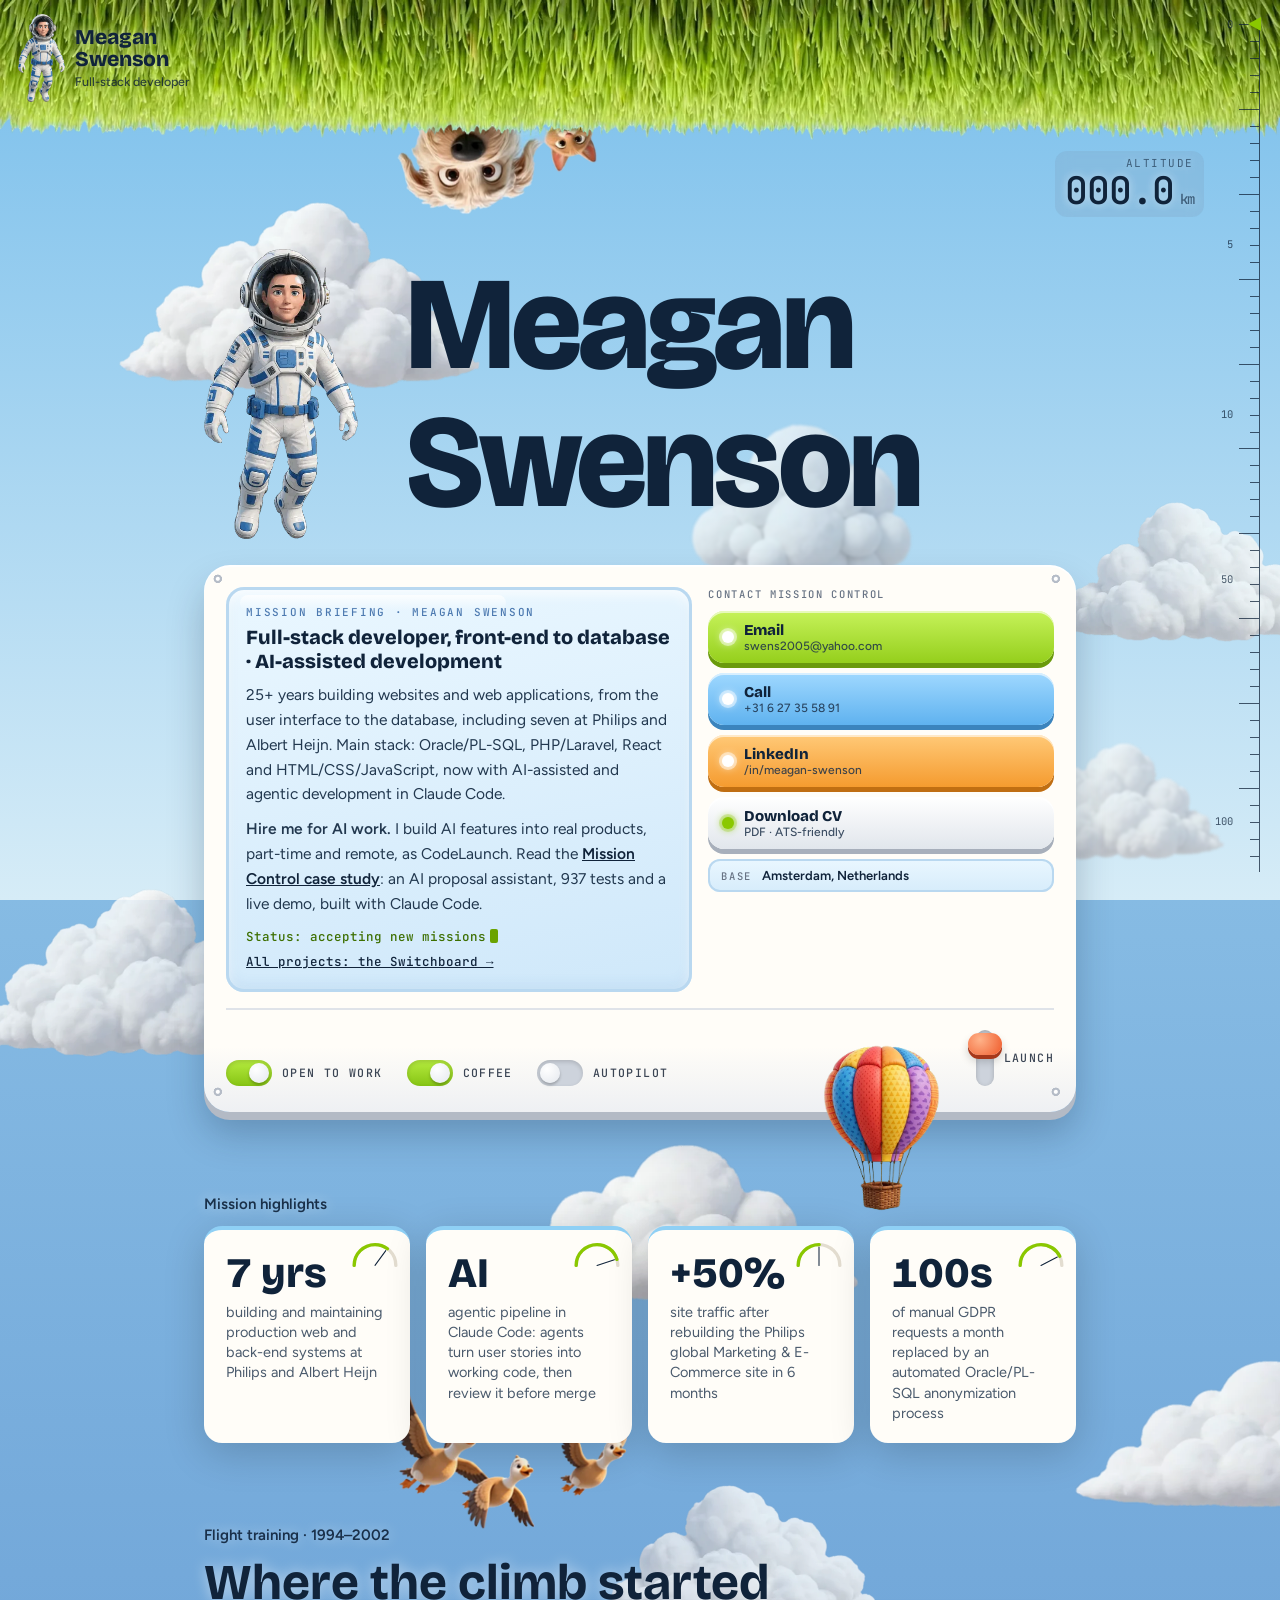
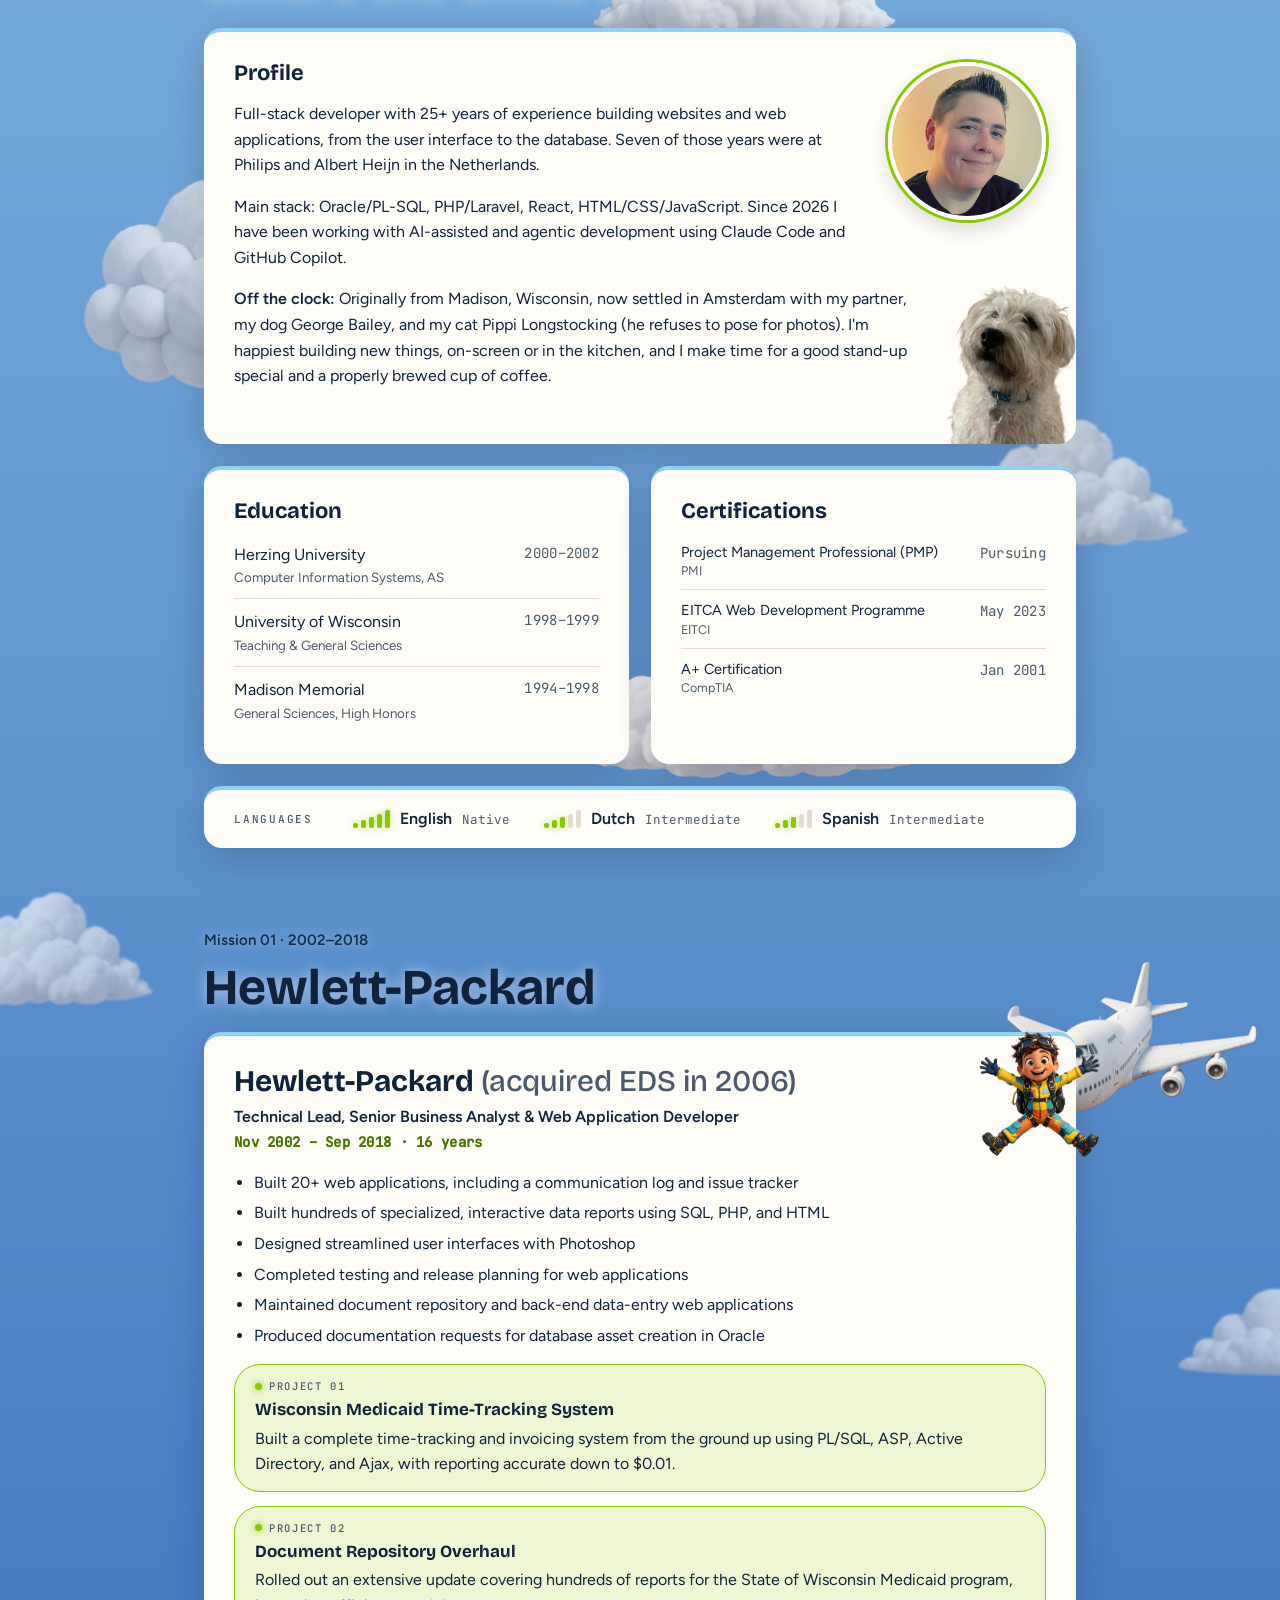
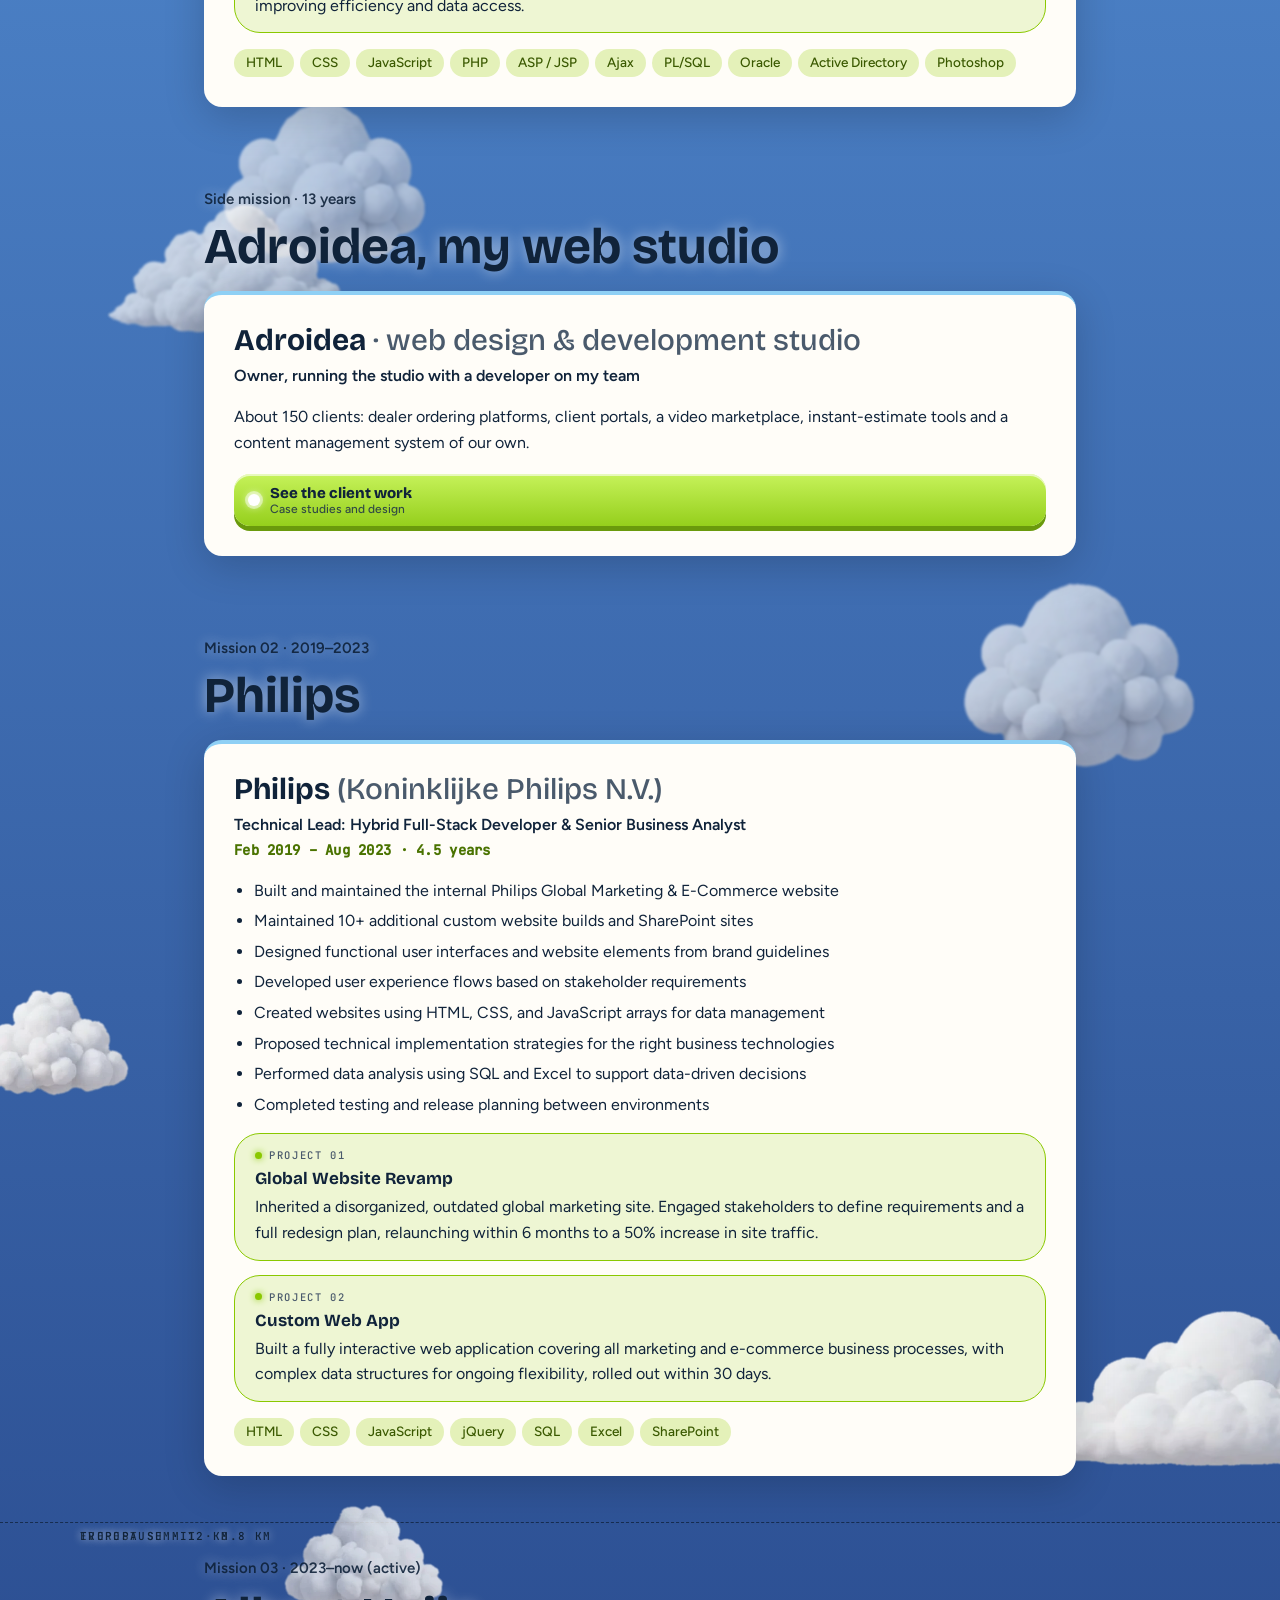
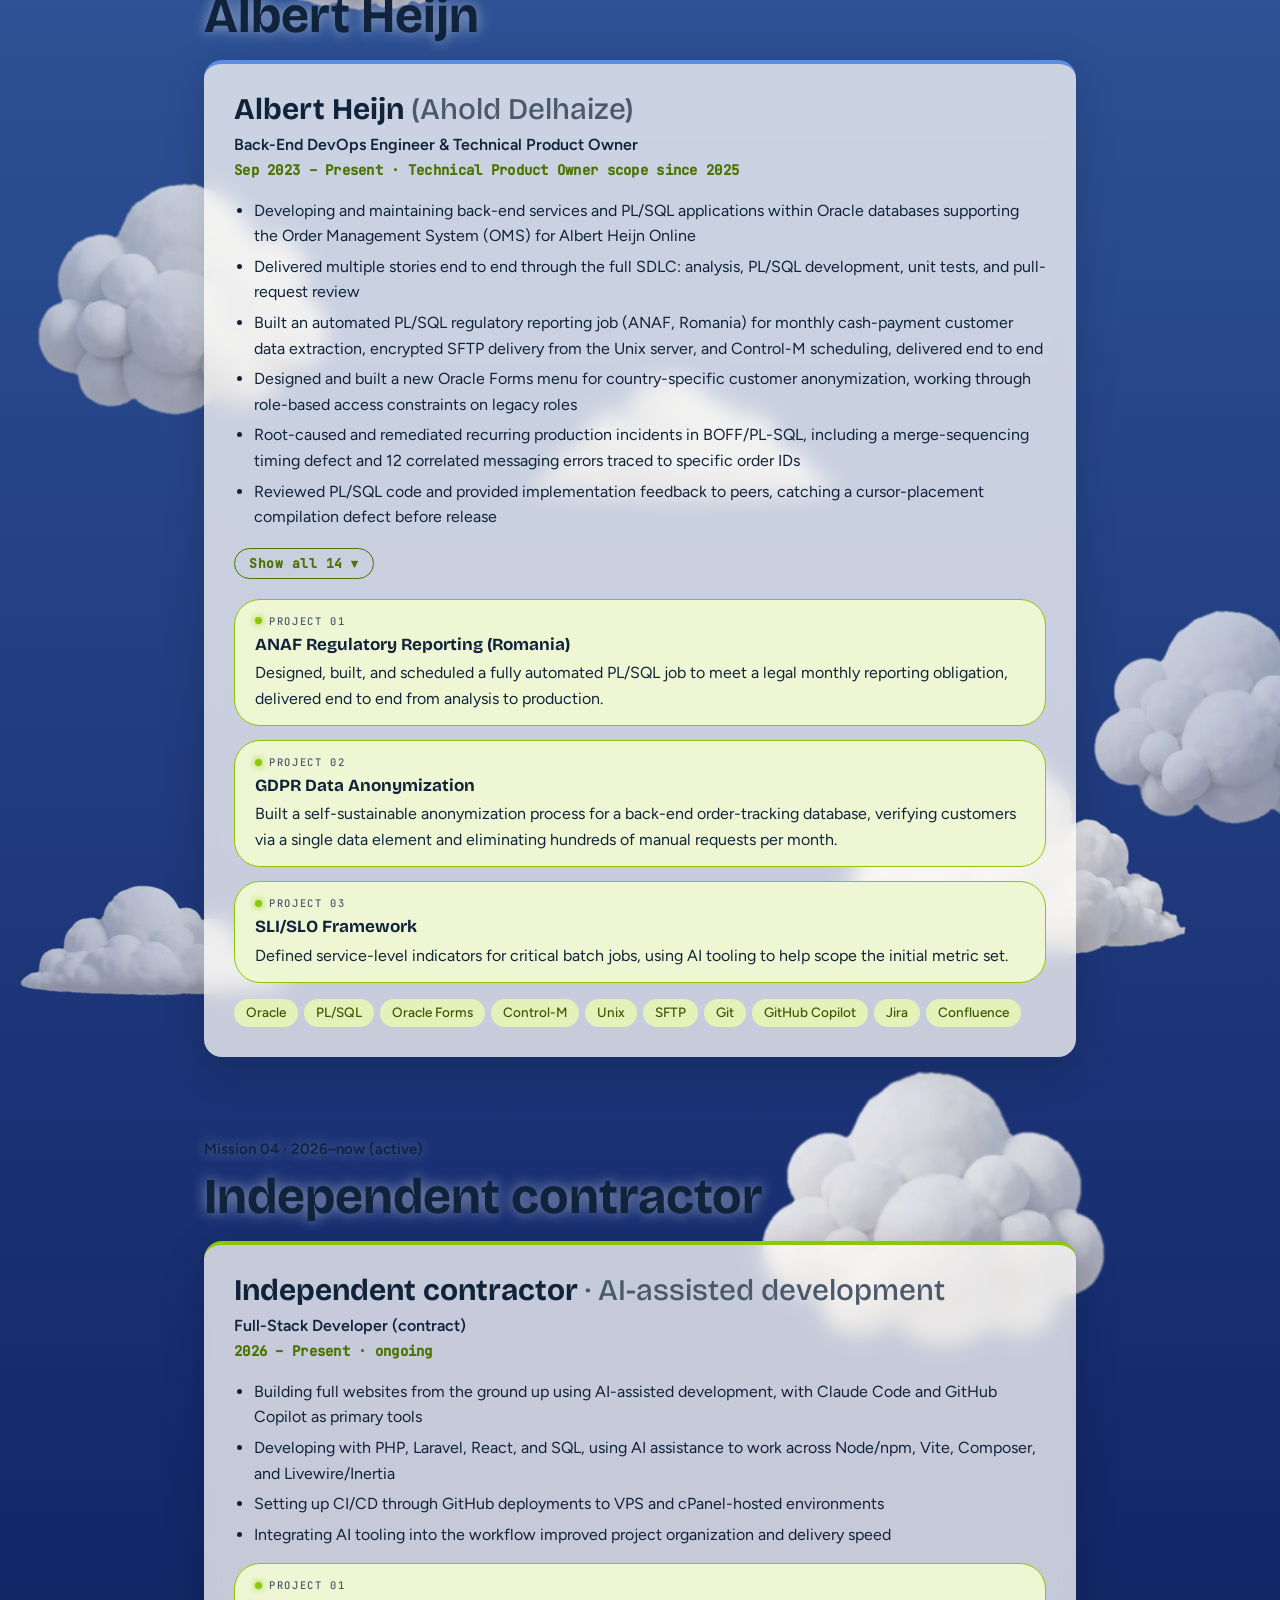
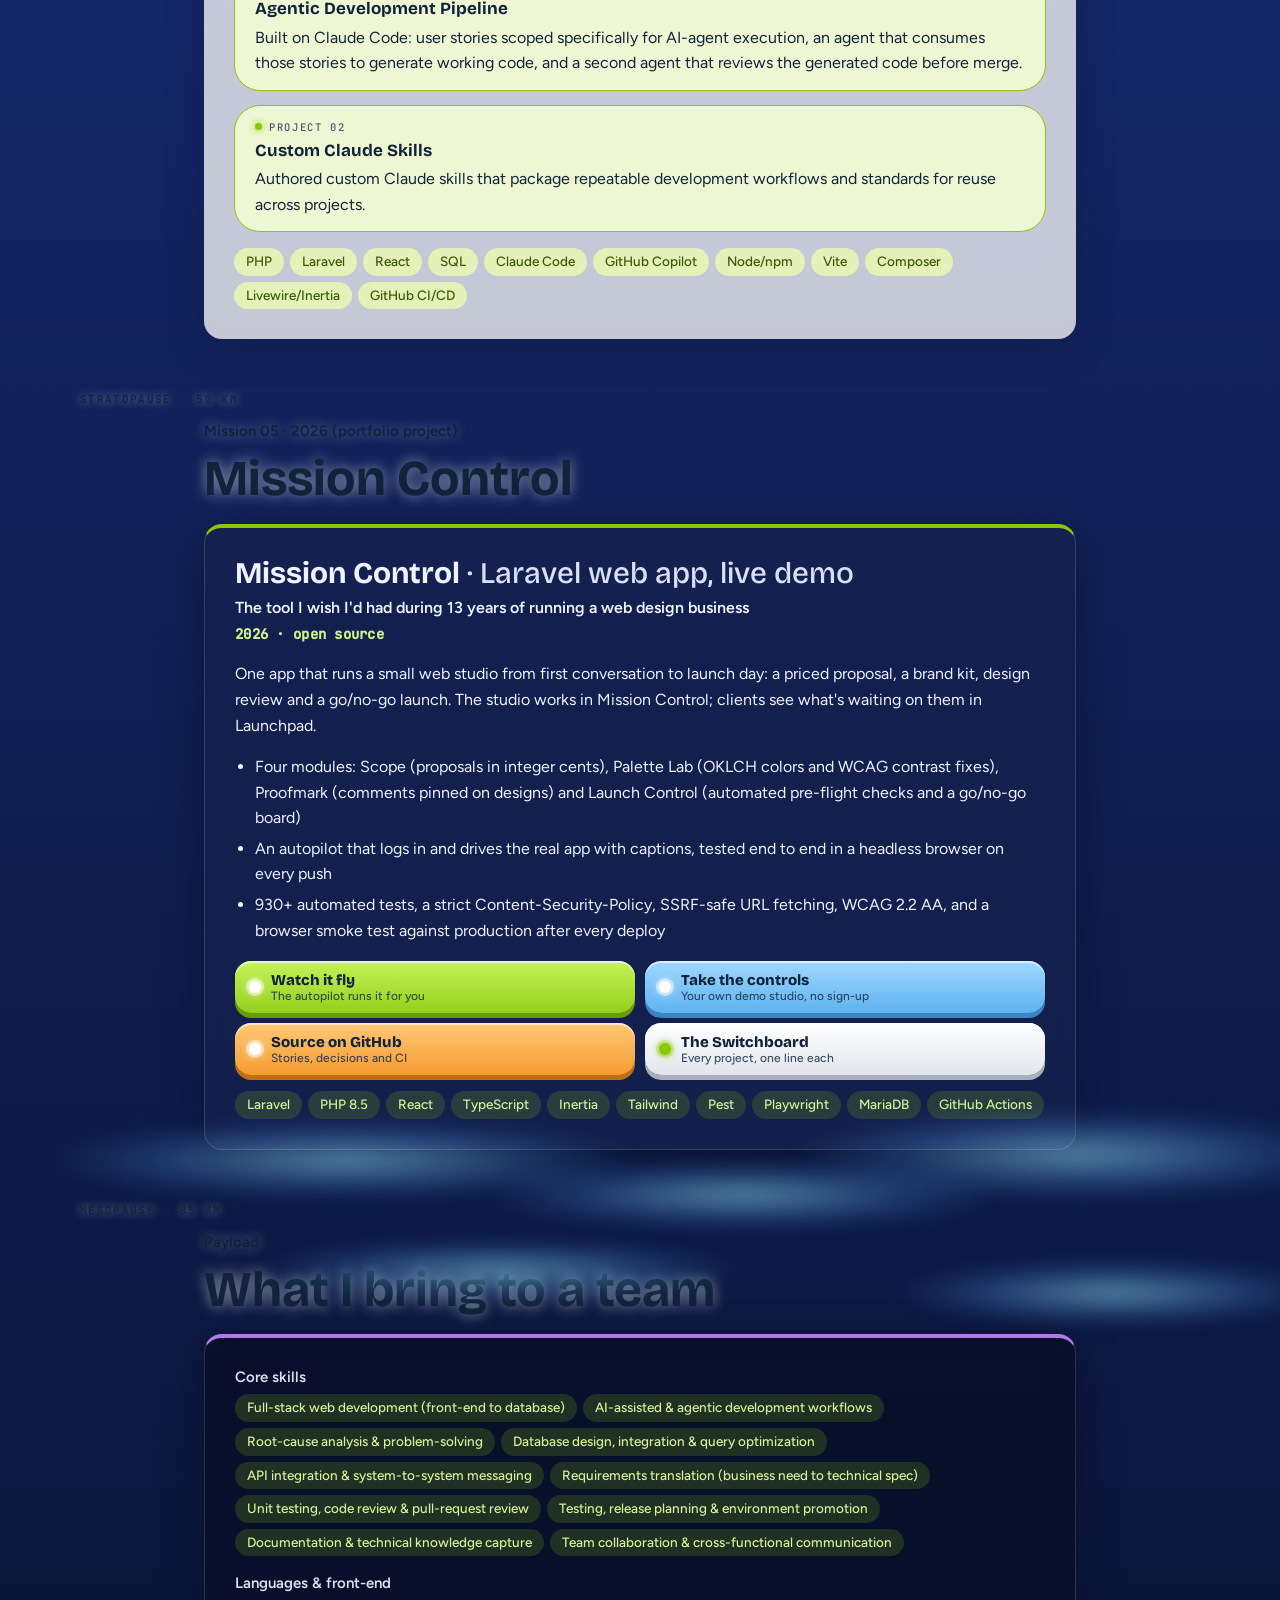
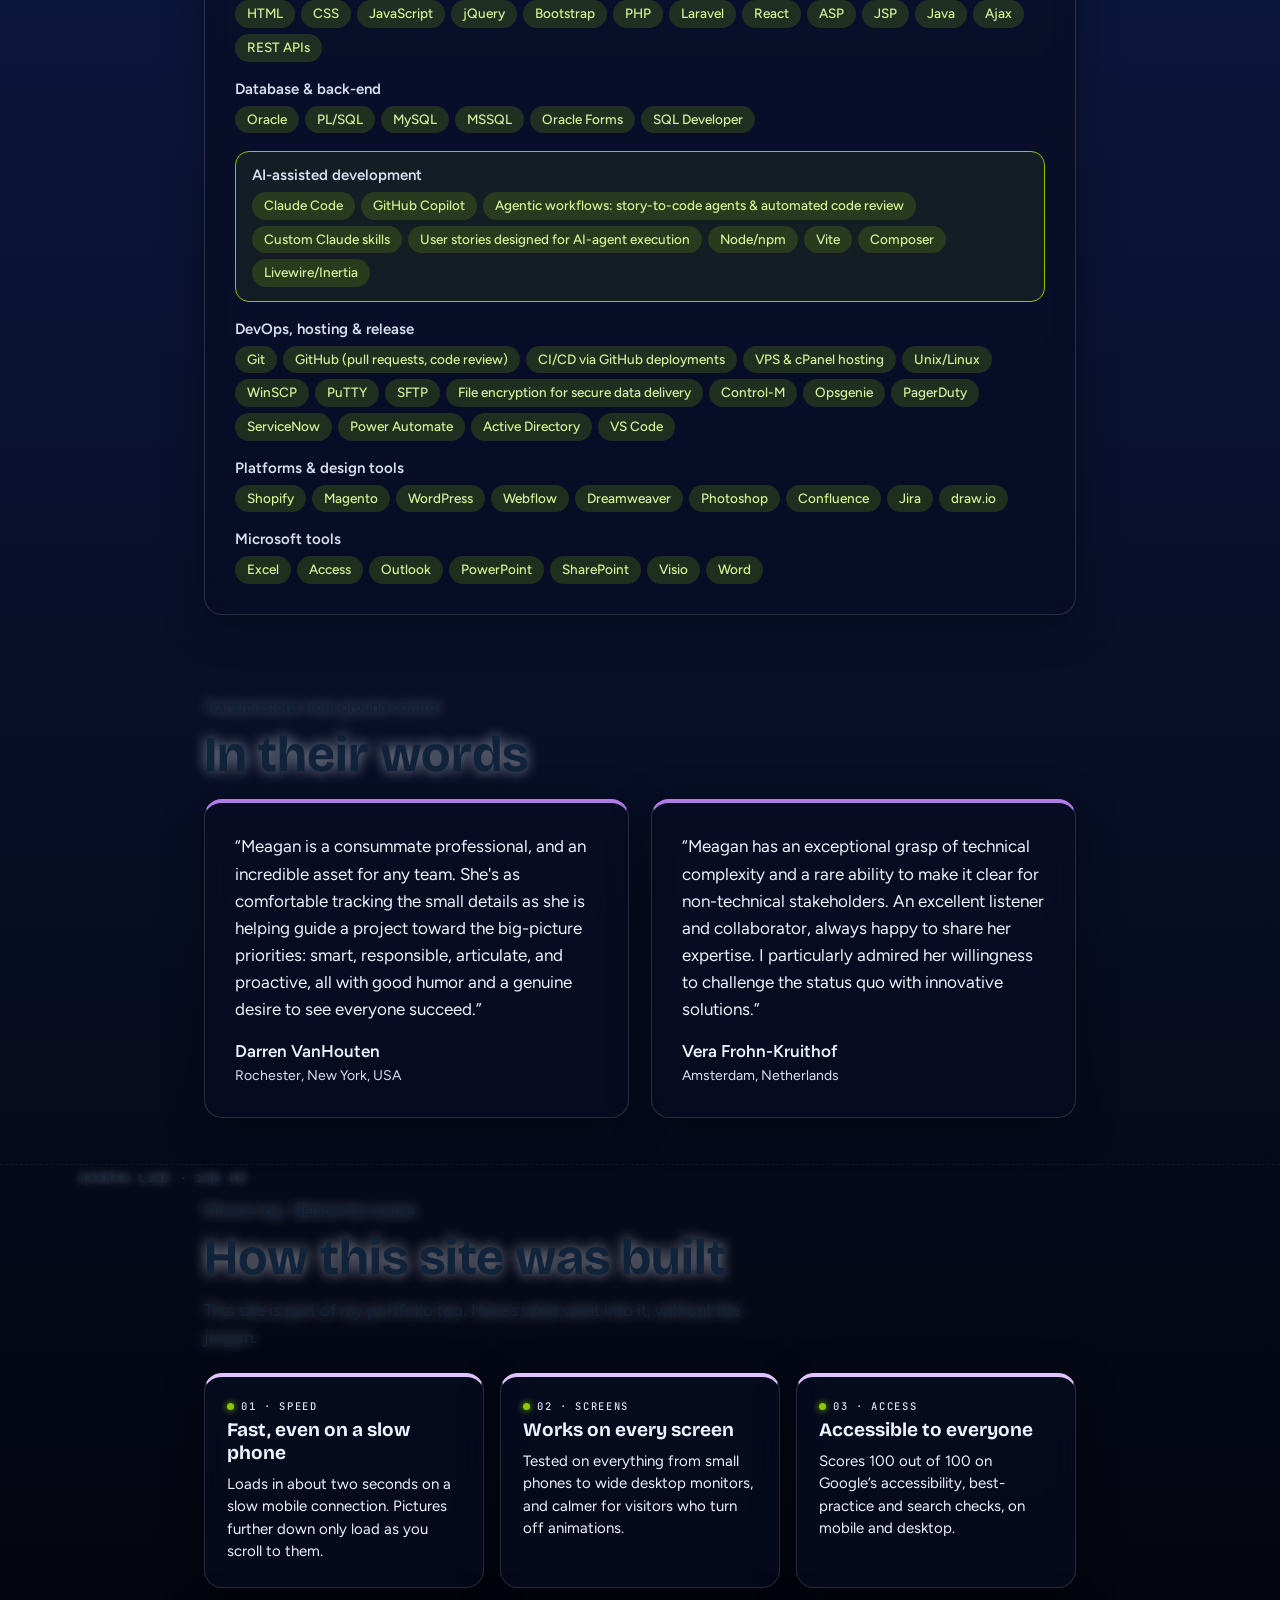
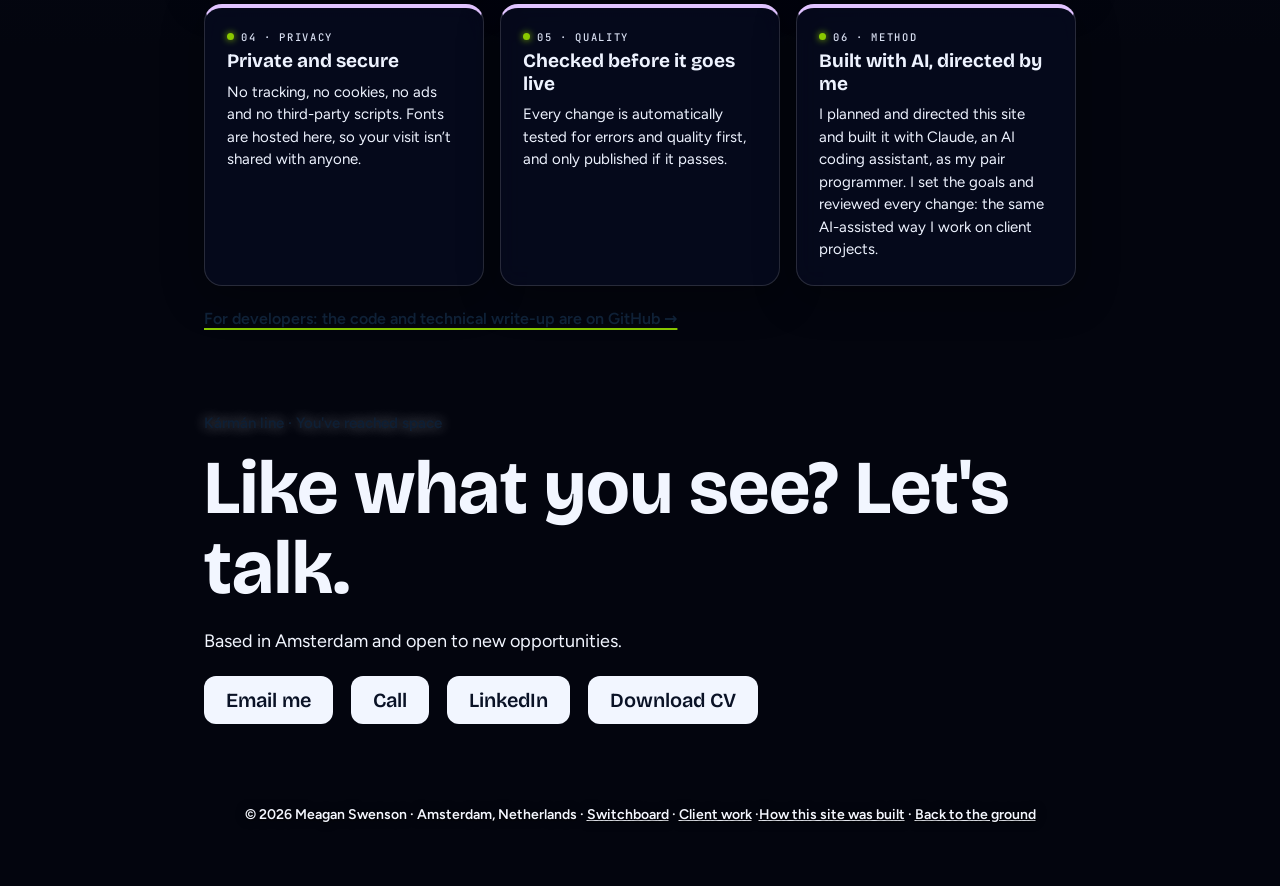
<file: index.html>
<!DOCTYPE html>
<html lang="en">
<head>
  <meta charset="UTF-8">
  <meta name="viewport" content="width=device-width, initial-scale=1">
  <meta http-equiv="Content-Security-Policy" content="default-src 'self'; script-src 'self'; style-src 'self'; img-src 'self'; font-src 'self'; connect-src 'self'; object-src 'none'; base-uri 'self'; form-action 'none'; upgrade-insecure-requests">
  <title>Meagan Swenson — Full-Stack Developer</title>
  <meta name="description" content="Meagan Swenson, full-stack developer with 25+ years of experience, front-end to database. Based in Amsterdam.">
  <link rel="canonical" href="https://codelaunch.nl/">
  <meta name="theme-color" content="#9ed3f0">

  <!-- social share preview -->
  <meta property="og:type" content="profile">
  <meta property="og:url" content="https://codelaunch.nl/">
  <meta property="og:title" content="Meagan Swenson — Full-Stack Developer">
  <meta property="og:description" content="25+ years building web applications from the user interface to the database. Oracle/PL-SQL, PHP/Laravel, React and AI-assisted development. Based in Amsterdam.">
  <meta property="og:image" content="https://codelaunch.nl/images/og-image.jpg">
  <meta property="og:image:width" content="1200">
  <meta property="og:image:height" content="630">
  <meta property="og:image:alt" content="Meagan Swenson, full-stack developer, as a cartoon astronaut against a blue sky">
  <meta property="og:locale" content="en_US">
  <meta property="profile:first_name" content="Meagan">
  <meta property="profile:last_name" content="Swenson">
  <meta name="twitter:card" content="summary_large_image">

  <link rel="icon" href="favicon.ico" sizes="48x48">
  <link rel="apple-touch-icon" href="apple-touch-icon.png">
  <link rel="preload" href="fonts/figtree-latin.woff2" as="font" type="font/woff2" crossorigin>
  <link rel="preload" href="fonts/bricolage-grotesque-latin.woff2" as="font" type="font/woff2" crossorigin>
  <link rel="stylesheet" href="css/style.css">
  <script src="js/main.js" defer></script>

  <script type="application/ld+json">
  {
    "@context": "https://schema.org",
    "@type": "Person",
    "name": "Meagan Swenson",
    "jobTitle": "Full-Stack Developer",
    "url": "https://codelaunch.nl/",
    "image": "https://codelaunch.nl/images/headshot.jpg",
    "email": "mailto:swens2005@yahoo.com",
    "telephone": "+31627355891",
    "address": { "@type": "PostalAddress", "addressLocality": "Amsterdam", "addressCountry": "NL" },
    "sameAs": ["https://www.linkedin.com/in/meagan-swenson"],
    "knowsAbout": ["Oracle", "PL/SQL", "PHP", "Laravel", "React", "JavaScript", "HTML", "CSS", "AI-assisted development", "Claude Code"],
    "knowsLanguage": ["English", "Dutch", "Spanish"]
  }
  </script>
</head>
<body>
<a class="skip" href="#main">Skip to content</a>

<!-- decorative scene: sky, stars, moon, meteors and layers main.js fills in -->
<div id="sky"></div>
<div id="stars"></div>
<div id="moon" aria-hidden="true"></div>
<div id="meteors" aria-hidden="true">
  <img class="m1" src="images/meteor-1.webp" alt="" width="697" height="469" loading="lazy" decoding="async">
  <img class="m2" src="images/meteor-2.webp" alt="" width="435" height="275" loading="lazy" decoding="async">
  <img class="m3" src="images/meteor-3.webp" alt="" width="376" height="228" loading="lazy" decoding="async">
  <img class="m4" src="images/meteor-4.webp" alt="" width="315" height="184" loading="lazy" decoding="async">
  <img class="m5" src="images/meteor-5.webp" alt="" width="233" height="130" loading="lazy" decoding="async">
</div>
<div id="objs" aria-hidden="true"></div>
<div id="bounds" aria-hidden="true"></div>
<div id="bgclouds" aria-hidden="true"></div>
<div id="behind" aria-hidden="true"></div>
<div id="frontfx" aria-hidden="true"></div>
<div id="grass" aria-hidden="true">
  <img class="pet dog" src="images/pet-dog.webp" alt="" width="399" height="301">
  <img class="pet cat" src="images/pet-cat.webp" alt="" width="164" height="155">
  <div class="gl"></div>
</div>

<a id="badge" href="#lobby" aria-label="Meagan Swenson, full-stack developer: back to top">
  <img src="images/astronaut.webp" alt="" width="298" height="560">
  <span><b>Meagan<br>Swenson</b><small>Full-stack developer</small></span>
</a>
<div id="hud" aria-hidden="true">
  <div id="read">
    <div class="lbl">Altitude</div>
    <div id="alt">000.0<small>km</small></div>
    <hr>
    <dl id="rows">
      <dt>Layer</dt><dd id="layer">Troposphere</dd>
      <dt>Temp</dt><dd id="temp">15 °C</dd>
      <dt>Mission</dt><dd id="flr">Pre-launch</dd>
      <dt>Status</dt><dd id="stat">Ground level</dd>
    </dl>
    <div id="cap"></div>
  </div>
</div>
<div id="ruler" aria-hidden="true"></div>
<b id="ptr" aria-hidden="true"></b>

<main id="main">
  <section id="lobby" data-floor="Pre-launch">
    <div class="ident">
      <img class="photo" src="images/astronaut.webp" alt="Cartoon astronaut avatar of Meagan Swenson" width="298" height="560" fetchpriority="high">
      <h1>Meagan<br>Swenson</h1>
    </div>
    <div class="console" role="group" aria-label="Contact panel">
      <div class="screen">
        <div class="brief">Mission briefing · Meagan Swenson</div>
        <div class="role">Full-stack developer, front-end to database · AI-assisted development</div>
        <p class="lede">25+ years building websites and web applications, from the user interface to the database, including seven at Philips and Albert Heijn. Main stack: Oracle/PL-SQL, PHP/Laravel, React and HTML/CSS/JavaScript, now with AI-assisted and agentic development in Claude Code.</p>
        <p class="hire"><b>Hire me for AI work.</b> I build AI features into real products, part-time and remote, as CodeLaunch. Read the <a href="mission-control-case-study.html">Mission Control case study</a>: an AI proposal assistant, 937 tests and a live demo, built with Claude Code.</p>
        <div class="sline" id="sline" aria-live="polite">Status: accepting new missions<span class="cur"></span></div>
        <a class="sb-link" href="switchboard/">All projects: the Switchboard <span aria-hidden="true">→</span></a>
      </div>
      <div class="controls">
        <div class="clabel">Contact mission control</div>
        <div class="btns">
          <a class="cbtn" href="mailto:swens2005@yahoo.com"><i></i><b>Email</b><small>swens2005@yahoo.com</small></a>
          <a class="cbtn" href="tel:+31627355891"><i></i><b>Call</b><small>+31&nbsp;6&nbsp;27&nbsp;35&nbsp;58&nbsp;91</small></a>
          <a class="cbtn" href="https://www.linkedin.com/in/meagan-swenson" target="_blank" rel="noopener noreferrer"><i></i><b>LinkedIn</b><small>/in/meagan-swenson</small></a>
          <a class="cbtn" href="meagan-swenson-cv.pdf" download><i></i><b>Download CV</b><small>PDF · ATS-friendly</small></a>
        </div>
        <div class="loc"><span>Base</span>Amsterdam, Netherlands</div>
      </div>
      <div class="deck">
        <button class="sw on" type="button" role="switch" aria-checked="true" data-off="Status: still accepting new missions. Nice try."><span class="tog"></span>Open to work</button>
        <button class="sw on" type="button" role="switch" aria-checked="true" data-off="Warning: coffee levels critical"><span class="tog"></span>Coffee</button>
        <button class="sw" type="button" role="switch" aria-checked="false" data-on="Autopilot engaged. Meagan prefers manual control."><span class="tog"></span>Autopilot</button>
        <button class="lever" type="button" aria-label="Launch: scroll to mission highlights"><span class="track"><span class="knob"></span></span>Launch</button>
      </div>
    </div>
  </section>

  <section class="floor" id="stats" data-floor="Pre-launch" aria-label="Mission highlights">
    <div class="tag">Mission highlights</div>
    <div class="stats">
      <div class="card stat"><svg class="gauge" viewBox="0 0 120 70" aria-hidden="true"><path class="trk" d="M10 60A50 50 0 0 1 110 60"/><path class="val" d="M10 60A50 50 0 0 1 110 60" stroke-dasharray="157.08" stroke-dashoffset="47.12" data-g="0.7"/><line x1="60" y1="60" x2="85.9" y2="24.4"/></svg><b data-n="7" data-suf=" yrs">7 yrs</b><span>building and maintaining production web and back-end systems at Philips and Albert Heijn</span></div>
      <div class="card stat"><svg class="gauge" viewBox="0 0 120 70" aria-hidden="true"><path class="trk" d="M10 60A50 50 0 0 1 110 60"/><path class="val" d="M10 60A50 50 0 0 1 110 60" stroke-dasharray="157.08" stroke-dashoffset="15.71" data-g="0.9"/><line x1="60" y1="60" x2="101.8" y2="46.4"/></svg><b>AI</b><span>agentic pipeline in Claude Code: agents turn user stories into working code, then review it before merge</span></div>
      <div class="card stat"><svg class="gauge" viewBox="0 0 120 70" aria-hidden="true"><path class="trk" d="M10 60A50 50 0 0 1 110 60"/><path class="val" d="M10 60A50 50 0 0 1 110 60" stroke-dasharray="157.08" stroke-dashoffset="78.54" data-g="0.5"/><line x1="60" y1="60" x2="60.0" y2="16.0"/></svg><b data-n="50" data-pre="+" data-suf="%">+50%</b><span>site traffic after rebuilding the Philips global Marketing &amp; E-Commerce site in 6 months</span></div>
      <div class="card stat"><svg class="gauge" viewBox="0 0 120 70" aria-hidden="true"><path class="trk" d="M10 60A50 50 0 0 1 110 60"/><path class="val" d="M10 60A50 50 0 0 1 110 60" stroke-dasharray="157.08" stroke-dashoffset="23.56" data-g="0.85"/><line x1="60" y1="60" x2="99.2" y2="40.0"/></svg><b data-n="100" data-suf="s">100s</b><span>of manual GDPR requests a month replaced by an automated Oracle/PL-SQL anonymization process</span></div>
    </div>
  </section>

  <section class="floor" id="ground" data-floor="Training">
    <div class="tag">Flight training · 1994–2002</div>
    <h2>Where the climb started</h2>
    <div class="card profile">
      <img class="headshot" src="images/headshot.jpg" alt="Meagan Swenson" width="280" height="280" loading="lazy" decoding="async">
      <h3 class="sm">Profile</h3>
      <p>Full-stack developer with 25+ years of experience building websites and web applications, from the user interface to the database. Seven of those years were at Philips and Albert Heijn in the Netherlands.</p>
      <p>Main stack: Oracle/PL-SQL, PHP/Laravel, React, HTML/CSS/JavaScript. Since 2026 I have been working with AI-assisted and agentic development using Claude Code and GitHub Copilot.</p>
      <div class="gwrap"><img class="george" src="images/george-bailey.webp" alt="George Bailey, Meagan's dog" width="300" height="530" loading="lazy" decoding="async"></div>
      <p><b>Off the clock:</b> Originally from Madison, Wisconsin, now settled in Amsterdam with my partner, my dog George Bailey, and my cat Pippi Longstocking (he refuses to pose for photos). I'm happiest building new things, on-screen or in the kitchen, and I make time for a good stand-up special and a properly brewed cup of coffee.</p>
    </div>
    <div class="two">
      <div class="card">
        <h3 class="sm">Education</h3>
        <div class="row"><div>Herzing University<small>Computer Information Systems, AS</small></div><em>2000–2002</em></div>
        <div class="row"><div>University of Wisconsin<small>Teaching &amp; General Sciences</small></div><em>1998–1999</em></div>
        <div class="row"><div>Madison Memorial<small>General Sciences, High Honors</small></div><em>1994–1998</em></div>
      </div>
      <div class="card certs">
        <h3 class="sm">Certifications</h3>
        <div class="row"><div>Project Management Professional (PMP)<small>PMI</small></div><em>Pursuing</em></div>
        <div class="row"><div>EITCA Web Development Programme<small>EITCI</small></div><em>May 2023</em></div>
        <div class="row"><div>A+ Certification<small>CompTIA</small></div><em>Jan 2001</em></div>
      </div>
    </div>
    <div class="card langs" role="group" aria-label="Languages">
      <span class="lt">Languages</span>
      <div class="lg"><span class="sig" aria-hidden="true"><i class="on"></i><i class="on"></i><i class="on"></i><i class="on"></i><i class="on"></i></span><b>English</b><em>Native</em></div>
      <div class="lg"><span class="sig" aria-hidden="true"><i class="on"></i><i class="on"></i><i class="on"></i><i></i><i></i></span><b>Dutch</b><em>Intermediate</em></div>
      <div class="lg"><span class="sig" aria-hidden="true"><i class="on"></i><i class="on"></i><i class="on"></i><i></i><i></i></span><b>Spanish</b><em>Intermediate</em></div>
    </div>
  </section>

  <section class="floor" id="experience" data-floor="01 · HP">
    <div class="tag">Mission 01 · 2002–2018</div>
    <h2>Hewlett-Packard</h2>
    <article class="card job">
      <h3>Hewlett-Packard<span class="co"> (acquired EDS in 2006)</span></h3>
      <div class="role2">Technical Lead, Senior Business Analyst &amp; Web Application Developer</div>
      <div class="when">Nov 2002 – Sep 2018 · 16 years</div>
      <ul>
        <li>Built 20+ web applications, including a communication log and issue tracker</li>
        <li>Built hundreds of specialized, interactive data reports using SQL, PHP, and HTML</li>
        <li>Designed streamlined user interfaces with Photoshop</li>
        <li>Completed testing and release planning for web applications</li>
        <li>Maintained document repository and back-end data-entry web applications</li>
        <li>Produced documentation requests for database asset creation in Oracle</li>
      </ul>
        <div class="proj">
          <span class="plab">Project 01</span>
          <h4>Wisconsin Medicaid Time-Tracking System</h4>
          <p>Built a complete time-tracking and invoicing system from the ground up using PL/SQL, ASP, Active Directory, and Ajax, with reporting accurate down to $0.01.</p>
        </div>
        <div class="proj">
          <span class="plab">Project 02</span>
          <h4>Document Repository Overhaul</h4>
          <p>Rolled out an extensive update covering hundreds of reports for the State of Wisconsin Medicaid program, improving efficiency and data access.</p>
        </div>
      <div class="stack">
        <span>HTML</span>
        <span>CSS</span>
        <span>JavaScript</span>
        <span>PHP</span>
        <span>ASP / JSP</span>
        <span>Ajax</span>
        <span>PL/SQL</span>
        <span>Oracle</span>
        <span>Active Directory</span>
        <span>Photoshop</span>
      </div>
    </article>
  </section>

  <section class="floor" id="adroidea" data-floor="Side mission">
    <div class="tag">Side mission · 13 years</div>
    <h2>Adroidea, my web studio</h2>
    <article class="card job">
      <h3>Adroidea<span class="co"> · web design &amp; development studio</span></h3>
      <div class="role2">Owner, running the studio with a developer on my team</div>
      <p>About 150 clients: dealer ordering platforms, client portals, a video marketplace, instant-estimate tools and a content management system of our own.</p>
      <div class="btns launch-btns">
        <a class="cbtn" href="client-work.html"><i></i><b>See the client work</b><small>Case studies and design</small></a>
      </div>
    </article>
  </section>

  <section class="floor" data-floor="02 · Philips">
    <div class="tag">Mission 02 · 2019–2023</div>
    <h2>Philips</h2>
    <article class="card job">
      <h3>Philips<span class="co"> (Koninklijke Philips N.V.)</span></h3>
      <div class="role2">Technical Lead: Hybrid Full-Stack Developer &amp; Senior Business Analyst</div>
      <div class="when">Feb 2019 – Aug 2023 · 4.5 years</div>
      <ul>
        <li>Built and maintained the internal Philips Global Marketing &amp; E-Commerce website</li>
        <li>Maintained 10+ additional custom website builds and SharePoint sites</li>
        <li>Designed functional user interfaces and website elements from brand guidelines</li>
        <li>Developed user experience flows based on stakeholder requirements</li>
        <li>Created websites using HTML, CSS, and JavaScript arrays for data management</li>
        <li>Proposed technical implementation strategies for the right business technologies</li>
        <li>Performed data analysis using SQL and Excel to support data-driven decisions</li>
        <li>Completed testing and release planning between environments</li>
      </ul>
        <div class="proj">
          <span class="plab">Project 01</span>
          <h4>Global Website Revamp</h4>
          <p>Inherited a disorganized, outdated global marketing site. Engaged stakeholders to define requirements and a full redesign plan, relaunching within 6 months to a 50% increase in site traffic.</p>
        </div>
        <div class="proj">
          <span class="plab">Project 02</span>
          <h4>Custom Web App</h4>
          <p>Built a fully interactive web application covering all marketing and e-commerce business processes, with complex data structures for ongoing flexibility, rolled out within 30 days.</p>
        </div>
      <div class="stack">
        <span>HTML</span>
        <span>CSS</span>
        <span>JavaScript</span>
        <span>jQuery</span>
        <span>SQL</span>
        <span>Excel</span>
        <span>SharePoint</span>
      </div>
    </article>
  </section>

  <section class="floor" data-floor="03 · Albert Heijn">
    <div class="tag">Mission 03 · 2023–now (active)</div>
    <h2>Albert Heijn</h2>
    <article class="card job">
      <h3>Albert Heijn<span class="co"> (Ahold Delhaize)</span></h3>
      <div class="role2">Back-End DevOps Engineer &amp; Technical Product Owner</div>
      <div class="when">Sep 2023 – Present · Technical Product Owner scope since 2025</div>
      <ul class="collapsed" id="tasks-03">
        <li>Developing and maintaining back-end services and PL/SQL applications within Oracle databases supporting the Order Management System (OMS) for Albert Heijn Online</li>
        <li>Delivered multiple stories end to end through the full SDLC: analysis, PL/SQL development, unit tests, and pull-request review</li>
        <li>Built an automated PL/SQL regulatory reporting job (ANAF, Romania) for monthly cash-payment customer data extraction, encrypted SFTP delivery from the Unix server, and Control-M scheduling, delivered end to end</li>
        <li>Designed and built a new Oracle Forms menu for country-specific customer anonymization, working through role-based access constraints on legacy roles</li>
        <li>Root-caused and remediated recurring production incidents in BOFF/PL-SQL, including a merge-sequencing timing defect and 12 correlated messaging errors traced to specific order IDs</li>
        <li>Reviewed PL/SQL code and provided implementation feedback to peers, catching a cursor-placement compilation defect before release</li>
        <li class="extra">Deployed a defensive-programming hotfix (targeted exception handling) that eliminated a recurring class of overnight incidents caused by non-finalized order auto-cancellation</li>
        <li class="extra">Migrated legacy integration contracts to a new messaging platform, authoring the technical migration hub and reusable contract-documentation templates</li>
        <li class="extra">Documented and maintained 35+ BOFF↔FOFF/ECDT integration contracts, including event handlers, PL/SQL packages, entity mappings, and testing risk assessments, creating a searchable catalog of the OMS integration surface</li>
        <li class="extra">Extended a data-lake PII-tagged dataset with a new employee identifier field, authoring the user story, coordinating PII-tag creation, and running verification SQL across five stakeholder teams</li>
        <li class="extra">Performed final UTF-8 conversion verification testing across multiple production screens and reports ahead of sign-off</li>
        <li class="extra">Configured and tested threshold-based security alerting rules for the OMS platform, partnering with the security engineering team on scope and validation</li>
        <li class="extra">Investigated and resolved Control-M job scheduling issues: tuned retry logic on one job and restored another that had been unintentionally held since an unrelated infrastructure migration</li>
        <li class="extra">Used GitHub Copilot to generate SLI metric recommendations across OMS batch jobs, mapping each job to success-rate, execution-time, and row-count metrics</li>
      </ul>
      <button class="more" type="button" aria-expanded="false" aria-controls="tasks-03">Show all 14 ▾</button>
        <div class="proj">
          <span class="plab">Project 01</span>
          <h4>ANAF Regulatory Reporting (Romania)</h4>
          <p>Designed, built, and scheduled a fully automated PL/SQL job to meet a legal monthly reporting obligation, delivered end to end from analysis to production.</p>
        </div>
        <div class="proj">
          <span class="plab">Project 02</span>
          <h4>GDPR Data Anonymization</h4>
          <p>Built a self-sustainable anonymization process for a back-end order-tracking database, verifying customers via a single data element and eliminating hundreds of manual requests per month.</p>
        </div>
        <div class="proj">
          <span class="plab">Project 03</span>
          <h4>SLI/SLO Framework</h4>
          <p>Defined service-level indicators for critical batch jobs, using AI tooling to help scope the initial metric set.</p>
        </div>
      <div class="stack">
        <span>Oracle</span>
        <span>PL/SQL</span>
        <span>Oracle Forms</span>
        <span>Control-M</span>
        <span>Unix</span>
        <span>SFTP</span>
        <span>Git</span>
        <span>GitHub Copilot</span>
        <span>Jira</span>
        <span>Confluence</span>
      </div>
    </article>
  </section>

  <section class="floor" data-floor="04 · Contract">
    <div class="tag">Mission 04 · 2026–now (active)</div>
    <h2>Independent contractor</h2>
    <article class="card job lime">
      <h3>Independent contractor<span class="co"> · AI-assisted development</span></h3>
      <div class="role2">Full-Stack Developer (contract)</div>
      <div class="when">2026 – Present · ongoing</div>
      <ul>
        <li>Building full websites from the ground up using AI-assisted development, with Claude Code and GitHub Copilot as primary tools</li>
        <li>Developing with PHP, Laravel, React, and SQL, using AI assistance to work across Node/npm, Vite, Composer, and Livewire/Inertia</li>
        <li>Setting up CI/CD through GitHub deployments to VPS and cPanel-hosted environments</li>
        <li>Integrating AI tooling into the workflow improved project organization and delivery speed</li>
      </ul>
        <div class="proj">
          <span class="plab">Project 01</span>
          <h4>Agentic Development Pipeline</h4>
          <p>Built on Claude Code: user stories scoped specifically for AI-agent execution, an agent that consumes those stories to generate working code, and a second agent that reviews the generated code before merge.</p>
        </div>
        <div class="proj">
          <span class="plab">Project 02</span>
          <h4>Custom Claude Skills</h4>
          <p>Authored custom Claude skills that package repeatable development workflows and standards for reuse across projects.</p>
        </div>
      <div class="stack">
        <span>PHP</span>
        <span>Laravel</span>
        <span>React</span>
        <span>SQL</span>
        <span>Claude Code</span>
        <span>GitHub Copilot</span>
        <span>Node/npm</span>
        <span>Vite</span>
        <span>Composer</span>
        <span>Livewire/Inertia</span>
        <span>GitHub CI/CD</span>
      </div>
    </article>
  </section>

  <section class="floor" id="mission-control" data-floor="05 · Mission Control">
    <div class="tag">Mission 05 · 2026 (portfolio project)</div>
    <h2>Mission Control</h2>
    <article class="card job lime">
      <h3>Mission Control<span class="co"> · Laravel web app, live demo</span></h3>
      <div class="role2">The tool I wish I'd had during 13 years of running a web design business</div>
      <div class="when">2026 · open source</div>
      <p>One app that runs a small web studio from first conversation to launch day: a priced proposal, a brand kit, design review and a go/no-go launch. The studio works in Mission Control; clients see what's waiting on them in Launchpad.</p>
      <ul>
        <li>Four modules: Scope (proposals in integer cents), Palette Lab (OKLCH colors and WCAG contrast fixes), Proofmark (comments pinned on designs) and Launch Control (automated pre-flight checks and a go/no-go board)</li>
        <li>An autopilot that logs in and drives the real app with captions, tested end to end in a headless browser on every push</li>
        <li>930+ automated tests, a strict Content-Security-Policy, SSRF-safe URL fetching, WCAG 2.2 AA, and a browser smoke test against production after every deploy</li>
      </ul>
      <div class="btns launch-btns">
        <a class="cbtn" href="/mission-control/autopilot"><i></i><b>Watch it fly</b><small>The autopilot runs it for you</small></a>
        <a class="cbtn" href="/mission-control/login"><i></i><b>Take the controls</b><small>Your own demo studio, no sign-up</small></a>
        <a class="cbtn" href="https://github.com/swens2005/mission-control" target="_blank" rel="noopener noreferrer"><i></i><b>Source on GitHub</b><small>Stories, decisions and CI</small></a>
        <a class="cbtn" href="switchboard/"><i></i><b>The Switchboard</b><small>Every project, one line each</small></a>
      </div>
      <div class="stack">
        <span>Laravel</span>
        <span>PHP 8.5</span>
        <span>React</span>
        <span>TypeScript</span>
        <span>Inertia</span>
        <span>Tailwind</span>
        <span>Pest</span>
        <span>Playwright</span>
        <span>MariaDB</span>
        <span>GitHub Actions</span>
      </div>
    </article>
  </section>

  <section class="floor" id="skills" data-floor="Payload">
    <div class="tag">Payload</div>
    <h2>What I bring to a team</h2>
    <div class="card">
      <div class="grp">
        <h3>Core skills</h3>
        <div>
          <span>Full-stack web development (front-end to database)</span>
          <span>AI-assisted &amp; agentic development workflows</span>
          <span>Root-cause analysis &amp; problem-solving</span>
          <span>Database design, integration &amp; query optimization</span>
          <span>API integration &amp; system-to-system messaging</span>
          <span>Requirements translation (business need to technical spec)</span>
          <span>Unit testing, code review &amp; pull-request review</span>
          <span>Testing, release planning &amp; environment promotion</span>
          <span>Documentation &amp; technical knowledge capture</span>
          <span>Team collaboration &amp; cross-functional communication</span>
        </div>
      </div>
      <div class="grp">
        <h3>Languages &amp; front-end</h3>
        <div>
          <span>HTML</span>
          <span>CSS</span>
          <span>JavaScript</span>
          <span>jQuery</span>
          <span>Bootstrap</span>
          <span>PHP</span>
          <span>Laravel</span>
          <span>React</span>
          <span>ASP</span>
          <span>JSP</span>
          <span>Java</span>
          <span>Ajax</span>
          <span>REST APIs</span>
        </div>
      </div>
      <div class="grp">
        <h3>Database &amp; back-end</h3>
        <div>
          <span>Oracle</span>
          <span>PL/SQL</span>
          <span>MySQL</span>
          <span>MSSQL</span>
          <span>Oracle Forms</span>
          <span>SQL Developer</span>
        </div>
      </div>
      <div class="grp hi">
        <h3>AI-assisted development</h3>
        <div>
          <span>Claude Code</span>
          <span>GitHub Copilot</span>
          <span>Agentic workflows: story-to-code agents &amp; automated code review</span>
          <span>Custom Claude skills</span>
          <span>User stories designed for AI-agent execution</span>
          <span>Node/npm</span>
          <span>Vite</span>
          <span>Composer</span>
          <span>Livewire/Inertia</span>
        </div>
      </div>
      <div class="grp">
        <h3>DevOps, hosting &amp; release</h3>
        <div>
          <span>Git</span>
          <span>GitHub (pull requests, code review)</span>
          <span>CI/CD via GitHub deployments</span>
          <span>VPS &amp; cPanel hosting</span>
          <span>Unix/Linux</span>
          <span>WinSCP</span>
          <span>PuTTY</span>
          <span>SFTP</span>
          <span>File encryption for secure data delivery</span>
          <span>Control-M</span>
          <span>Opsgenie</span>
          <span>PagerDuty</span>
          <span>ServiceNow</span>
          <span>Power Automate</span>
          <span>Active Directory</span>
          <span>VS Code</span>
        </div>
      </div>
      <div class="grp">
        <h3>Platforms &amp; design tools</h3>
        <div>
          <span>Shopify</span>
          <span>Magento</span>
          <span>WordPress</span>
          <span>Webflow</span>
          <span>Dreamweaver</span>
          <span>Photoshop</span>
          <span>Confluence</span>
          <span>Jira</span>
          <span>draw.io</span>
        </div>
      </div>
      <div class="grp">
        <h3>Microsoft tools</h3>
        <div>
          <span>Excel</span>
          <span>Access</span>
          <span>Outlook</span>
          <span>PowerPoint</span>
          <span>SharePoint</span>
          <span>Visio</span>
          <span>Word</span>
        </div>
      </div>
    </div>
  </section>

  <section class="floor" id="kind" data-floor="Ground control">
    <div class="tag">Transmissions from ground control</div>
    <h2>In their words</h2>
    <div class="two">
      <div class="card"><blockquote>“Meagan is a consummate professional, and an incredible asset for any team. She's as comfortable tracking the small details as she is helping guide a project toward the big-picture priorities: smart, responsible, articulate, and proactive, all with good humor and a genuine desire to see everyone succeed.”<footer>Darren VanHouten<span>Rochester, New York, USA</span></footer></blockquote></div>
      <div class="card"><blockquote>“Meagan has an exceptional grasp of technical complexity and a rare ability to make it clear for non-technical stakeholders. An excellent listener and collaborator, always happy to share her expertise. I particularly admired her willingness to challenge the status quo with innovative solutions.”<footer>Vera Frohn-Kruithof<span>Amsterdam, Netherlands</span></footer></blockquote></div>
    </div>
  </section>

  <section class="floor" id="build" data-floor="Mission log">
    <div class="tag">Mission log · Behind the scenes</div>
    <h2>How this site was built</h2>
    <p class="intro">This site is part of my portfolio too. Here’s what went into it, without the jargon.</p>
    <div class="log">
      <article class="card">
        <span class="plab">01 · Speed</span>
        <h3>Fast, even on a slow phone</h3>
        <p>Loads in about two seconds on a slow mobile connection. Pictures further down only load as you scroll to them.</p>
      </article>
      <article class="card">
        <span class="plab">02 · Screens</span>
        <h3>Works on every screen</h3>
        <p>Tested on everything from small phones to wide desktop monitors, and calmer for visitors who turn off animations.</p>
      </article>
      <article class="card">
        <span class="plab">03 · Access</span>
        <h3>Accessible to everyone</h3>
        <p>Scores 100 out of 100 on Google’s accessibility, best-practice and search checks, on mobile and desktop.</p>
      </article>
      <article class="card">
        <span class="plab">04 · Privacy</span>
        <h3>Private and secure</h3>
        <p>No tracking, no cookies, no ads and no third-party scripts. Fonts are hosted here, so your visit isn’t shared with anyone.</p>
      </article>
      <article class="card">
        <span class="plab">05 · Quality</span>
        <h3>Checked before it goes live</h3>
        <p>Every change is automatically tested for errors and quality first, and only published if it passes.</p>
      </article>
      <article class="card">
        <span class="plab">06 · Method</span>
        <h3>Built with AI, directed by me</h3>
        <p>I planned and directed this site and built it with Claude, an AI coding assistant, as my pair programmer. I set the goals and reviewed every change: the same AI-assisted way I work on client projects.</p>
      </article>
    </div>
    <p class="devlink"><a href="https://github.com/swens2005/meagan-swenson#how-this-site-was-built" target="_blank" rel="noopener noreferrer">For developers: the code and technical write-up are on GitHub →</a></p>
  </section>

  <section class="floor" id="space" data-floor="Kármán line">
    <div class="tag">Kármán line · You've reached space</div>
    <div class="card">
      <h2>Like what you see? Let's talk.</h2>
      <p>Based in Amsterdam and open to new opportunities.</p>
      <a class="big" href="mailto:swens2005@yahoo.com">Email me</a><a class="big" href="tel:+31627355891">Call</a><a class="big" href="https://www.linkedin.com/in/meagan-swenson" target="_blank" rel="noopener noreferrer">LinkedIn</a><a class="big" href="meagan-swenson-cv.pdf" download>Download CV</a>
    </div>
  </section>
</main>
<footer>© <span id="yr">2026</span> Meagan Swenson · Amsterdam, Netherlands · <a href="switchboard/">Switchboard</a> · <a href="client-work.html">Client work</a> ·<a href="#build">How this site was built</a> · <a href="#lobby">Back to the ground</a></footer>
</body>
</html>
</file>
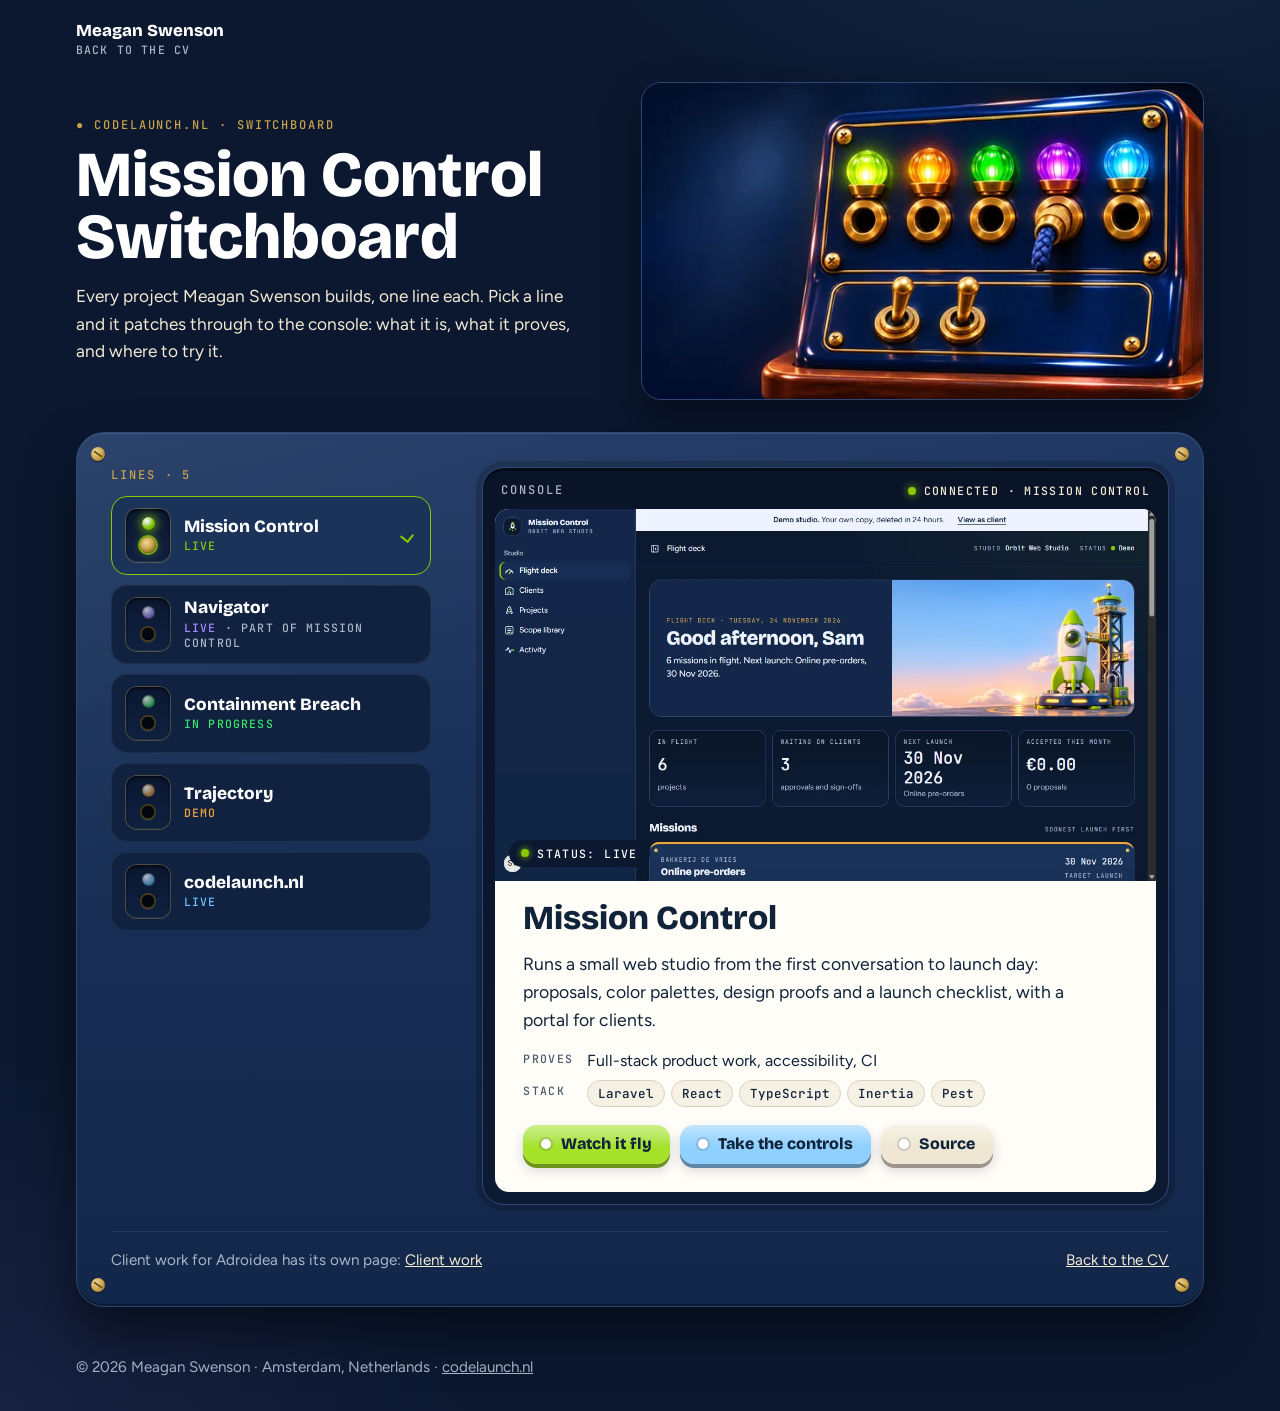
<file: switchboard/index.html>
<!DOCTYPE html>
<html lang="en">
<head>
  <meta charset="UTF-8">
  <meta name="viewport" content="width=device-width, initial-scale=1">
  <meta http-equiv="Content-Security-Policy" content="default-src 'self'; script-src 'self'; style-src 'self'; img-src 'self'; font-src 'self'; connect-src 'self'; object-src 'none'; base-uri 'self'; form-action 'none'; upgrade-insecure-requests">
  <title>Switchboard — Meagan Swenson</title>
  <meta name="description" content="Every project Meagan Swenson builds, one line each: Mission Control, Navigator, Containment Breach, Trajectory and this CV site. What each one is, what it proves, and where to try it.">
  <link rel="canonical" href="https://codelaunch.nl/switchboard/">
  <meta name="theme-color" content="#0b1830">

  <!-- social share preview -->
  <meta property="og:type" content="website">
  <meta property="og:url" content="https://codelaunch.nl/switchboard/">
  <meta property="og:title" content="Mission Control Switchboard — Meagan Swenson">
  <meta property="og:description" content="Every project Meagan Swenson builds, one line each: what it is, what it proves, and where to try it.">
  <meta property="og:image" content="https://codelaunch.nl/images/switchboard/og.jpg">
  <meta property="og:image:width" content="1200">
  <meta property="og:image:height" content="630">
  <meta property="og:image:alt" content="Mission Control Switchboard: a navy enamel switchboard with five colored lamps and brass jacks">
  <meta property="og:locale" content="en_US">
  <meta name="twitter:card" content="summary_large_image">

  <link rel="icon" href="../favicon.ico" sizes="48x48">
  <link rel="apple-touch-icon" href="../apple-touch-icon.png">
  <link rel="preload" href="../fonts/figtree-latin.woff2" as="font" type="font/woff2" crossorigin>
  <link rel="preload" href="../fonts/bricolage-grotesque-latin.woff2" as="font" type="font/woff2" crossorigin>
  <link rel="stylesheet" href="../css/switchboard.css">
  <!-- Not deferred on purpose: it marks <html> before the first paint, so the
       hidden lines never flash. It waits for the DOM before doing anything else. -->
  <script src="../js/switchboard.js"></script>
</head>
<body>
<a class="skip" href="#main">Skip to content</a>

<header class="top">
  <a class="home" href="../">Meagan Swenson<small>Back to the CV</small></a>
</header>

<main id="main" class="wrap">
  <div class="mast">
    <div>
      <p class="label kicker">codelaunch.nl · Switchboard</p>
      <h1>Mission Control Switchboard</h1>
      <p class="intro">Every project Meagan Swenson builds, one line each. Pick a line and it patches through to the console: what it is, what it proves, and where to try it.</p>
    </div>
    <figure class="plate">
      <img src="../images/switchboard/hero-640.webp" srcset="../images/switchboard/hero-640.webp 640w, ../images/switchboard/hero-1200.webp 1200w" sizes="(max-width: 820px) 100vw, 560px" width="1200" height="675" fetchpriority="high" alt="A navy enamel switchboard with brass jacks, five colored lamps and one plug seated in its jack">
    </figure>
  </div>

  <section class="panel" aria-labelledby="lines-label">
    <span class="screw tl"></span><span class="screw tr"></span><span class="screw bl"></span><span class="screw br"></span>
    <div class="board">
      <div class="lines-col">
        <h2 class="label lines-head" id="lines-label">Lines · 5</h2>
        <!-- Without JavaScript these are links to each card. js/switchboard.js
             turns the list into a tablist and the cards into its tab panels. -->
        <ul class="lines" id="lines" aria-labelledby="lines-label">
          <li><a class="line" id="line-mission-control" href="#mission-control" data-lamp="mc">
            <span class="jack-col" aria-hidden="true"><span class="lamp"></span><span class="jack"></span></span>
            <span class="line-text"><span class="line-name">Mission Control</span><span class="line-sub">Live</span></span>
            <span class="arrow" aria-hidden="true"></span>
          </a></li>
          <li><a class="line" id="line-navigator" href="#navigator" data-lamp="nv">
            <span class="jack-col" aria-hidden="true"><span class="lamp"></span><span class="jack"></span></span>
            <span class="line-text"><span class="line-name">Navigator</span><span class="line-sub">Live <span class="part">· part of Mission Control</span></span></span>
            <span class="arrow" aria-hidden="true"></span>
          </a></li>
          <li><a class="line" id="line-containment-breach" href="#containment-breach" data-lamp="cb">
            <span class="jack-col" aria-hidden="true"><span class="lamp"></span><span class="jack"></span></span>
            <span class="line-text"><span class="line-name">Containment Breach</span><span class="line-sub">In progress</span></span>
            <span class="arrow" aria-hidden="true"></span>
          </a></li>
          <li><a class="line" id="line-trajectory" href="#trajectory" data-lamp="tr">
            <span class="jack-col" aria-hidden="true"><span class="lamp"></span><span class="jack"></span></span>
            <span class="line-text"><span class="line-name">Trajectory</span><span class="line-sub">Demo</span></span>
            <span class="arrow" aria-hidden="true"></span>
          </a></li>
          <li><a class="line" id="line-codelaunch" href="#codelaunch" data-lamp="cv">
            <span class="jack-col" aria-hidden="true"><span class="lamp"></span><span class="jack"></span></span>
            <span class="line-text"><span class="line-name">codelaunch.nl</span><span class="line-sub">Live</span></span>
            <span class="arrow" aria-hidden="true"></span>
          </a></li>
        </ul>
      </div>

      <div class="console">
        <div class="console-top">
          <span class="label">Console</span>
          <span class="rec" id="rec" data-lamp="mc" aria-hidden="true"><i></i><span id="rec-text">Connected · Mission Control</span></span>
        </div>
        <div class="screen">
<!--
  One card per line. To add or update a project, copy this template, keep the
  pane id the same as the line's href, and add its line to the list above.

          <div class="pane" id="project-id" data-lamp="mc">
            <article aria-labelledby="project-id-h">
              <div class="tile"><img src="../images/switchboard/project-id-640.webp" srcset="(640w and 1200w)" sizes="(max-width: 820px) 100vw, 720px" width="1200" height="675" loading="lazy" decoding="async" alt="What the picture shows"><span class="badge"><i></i>Status: Live</span></div>
              <div class="body">
                <h2 id="project-id-h">Project name</h2>
                <p class="one">One plain sentence: what it is.</p>
                <dl class="facts">
                  <dt>Proves</dt><dd>What it shows about the work</dd>
                  <dt>Stack</dt><dd><ul class="chips"><li>Tech</li></ul></dd>
                </dl>
                <div class="buttons"><a class="cbtn lime" href="...">Watch it fly</a></div>
              </div>
            </article>
          </div>
-->
          <div class="pane" id="mission-control" data-lamp="mc">
            <article aria-labelledby="mission-control-h">
              <div class="tile"><img src="../images/switchboard/mission-control-screen-640.webp" srcset="../images/switchboard/mission-control-screen-640.webp 640w, ../images/switchboard/mission-control-screen-1200.webp 1200w" sizes="(max-width: 820px) 100vw, 720px" width="1200" height="675" decoding="async" alt="Mission Control's flight deck in a demo studio: a greeting, six projects in flight, three waiting on clients, and the next launch date, beside a lime rocket on its pad"><span class="badge"><i></i>Status: Live</span></div>
              <div class="body">
                <h2 id="mission-control-h">Mission Control</h2>
                <p class="one">Runs a small web studio from the first conversation to launch day: proposals, color palettes, design proofs and a launch checklist, with a portal for clients.</p>
                <dl class="facts">
                  <dt>Proves</dt><dd>Full-stack product work, accessibility, CI</dd>
                  <dt>Stack</dt><dd><ul class="chips"><li>Laravel</li><li>React</li><li>TypeScript</li><li>Inertia</li><li>Pest</li></ul></dd>
                </dl>
                <div class="buttons">
                  <a class="cbtn lime" href="/mission-control/autopilot">Watch it fly</a>
                  <a class="cbtn sky" href="/mission-control/login">Take the controls</a>
                  <a class="cbtn cream" href="https://github.com/swens2005/mission-control" target="_blank" rel="noopener noreferrer">Source</a>
                </div>
              </div>
            </article>
          </div>

          <div class="pane" id="navigator" data-lamp="nv">
            <article aria-labelledby="navigator-h">
              <div class="tile"><img src="../images/switchboard/navigator-640.webp" srcset="../images/switchboard/navigator-640.webp 640w, ../images/switchboard/navigator-1200.webp 1200w" sizes="(max-width: 820px) 100vw, 720px" width="1200" height="675" loading="lazy" decoding="async" alt="A brass sextant emblem under a bright star, on a violet starfield"><span class="badge"><i></i>Status: Live</span></div>
              <div class="body">
                <h2 id="navigator-h">Navigator</h2>
                <p class="one">Drafts a priced proposal from a client's intake. The studio approves every line before anything is sent.</p>
                <dl class="facts">
                  <dt>Proves</dt><dd>Real AI features with guardrails and a monthly cost cap</dd>
                  <dt>Part of</dt><dd>Mission Control (Scope)</dd>
                  <dt>Stack</dt><dd><ul class="chips"><li>Laravel</li><li>Claude API</li><li>Tool use</li></ul></dd>
                </dl>
                <div class="buttons">
                  <a class="cbtn lime" href="/mission-control/autopilot">Watch it fly</a>
                  <a class="cbtn cream" href="https://github.com/swens2005/mission-control" target="_blank" rel="noopener noreferrer">Source</a>
                </div>
              </div>
            </article>
          </div>

          <div class="pane" id="containment-breach" data-lamp="cb">
            <article aria-labelledby="containment-breach-h">
              <div class="tile"><img src="../images/switchboard/containment-breach-640.webp" srcset="../images/switchboard/containment-breach-640.webp 640w, ../images/switchboard/containment-breach-1200.webp 1200w" sizes="(max-width: 820px) 100vw, 720px" width="1200" height="675" loading="lazy" decoding="async" alt="Two small robots in glass tanks before a vault door glowing with green code, one tank lit magenta"><span class="badge"><i></i>Status: In progress</span></div>
              <div class="body">
                <h2 id="containment-breach-h">Containment Breach</h2>
                <p class="one">Crash tests for AI apps: real attacks against small sample apps, tracked over time.</p>
                <dl class="facts">
                  <dt>Proves</dt><dd>AI security, TypeScript</dd>
                  <dt>Stack</dt><dd><ul class="chips"><li>TypeScript</li><li>React</li></ul></dd>
                </dl>
                <p class="note">The dashboard and the public repo are on the way.</p>
              </div>
            </article>
          </div>

          <div class="pane" id="trajectory" data-lamp="tr">
            <article aria-labelledby="trajectory-h">
              <div class="tile"><img src="../images/switchboard/trajectory-screen-640.webp" srcset="../images/switchboard/trajectory-screen-640.webp 640w, ../images/switchboard/trajectory-screen-1200.webp 1200w" sizes="(max-width: 820px) 100vw, 720px" width="1200" height="675" loading="lazy" decoding="async" alt="The Trajectory demo's Jobs page in its dusk look: a brass telescope under a violet sky, a demo notice, and filters for the job list"><span class="badge"><i></i>Status: Demo</span></div>
              <div class="body">
                <h2 id="trajectory-h">Trajectory</h2>
                <p class="one">A personal job-search app that finds jobs, scores them twice and plots a course to each one.</p>
                <dl class="facts">
                  <dt>Proves</dt><dd>AI evals, automation</dd>
                  <dt>Stack</dt><dd><ul class="chips"><li>Laravel</li><li>React</li><li>TypeScript</li></ul></dd>
                </dl>
                <div class="buttons">
                  <a class="cbtn sky" href="/trajectory-demo/login">Try the demo</a>
                </div>
                <p class="note">The real app is private: it runs on a real job search. The demo has made-up jobs and resets every night.</p>
              </div>
            </article>
          </div>

          <div class="pane" id="codelaunch" data-lamp="cv">
            <article aria-labelledby="codelaunch-h">
              <div class="tile"><img src="../images/switchboard/codelaunch-640.webp" srcset="../images/switchboard/codelaunch-640.webp 640w, ../images/switchboard/codelaunch-1200.webp 1200w" sizes="(max-width: 820px) 100vw, 720px" width="1200" height="675" loading="lazy" decoding="async" alt="The top of codelaunch.nl: a cartoon astronaut beside the name Meagan Swenson, under hanging grass, with the altitude readout at 0 km"><span class="badge"><i></i>Status: Live</span></div>
              <div class="body">
                <h2 id="codelaunch-h">codelaunch.nl</h2>
                <p class="one">This CV site: a climb from the grass to past the Kármán line, one career floor at a time.</p>
                <dl class="facts">
                  <dt>Proves</dt><dd>Front-end craft, performance, security</dd>
                  <dt>Stack</dt><dd><ul class="chips"><li>HTML</li><li>CSS</li><li>JavaScript</li></ul></dd>
                </dl>
                <div class="buttons">
                  <a class="cbtn sky" href="../">Climb it</a>
                  <a class="cbtn cream" href="https://github.com/swens2005/meagan-swenson" target="_blank" rel="noopener noreferrer">Source</a>
                </div>
              </div>
            </article>
          </div>
        </div>
      </div>
    </div>
    <div class="panel-foot">
      <span>Client work for Adroidea has its own page: <a href="../client-work.html">Client work</a></span>
      <a href="../">Back to the CV</a>
    </div>
  </section>
</main>
<footer class="foot">© 2026 Meagan Swenson · Amsterdam, Netherlands · <a href="../">codelaunch.nl</a></footer>
</body>
</html>
</file>
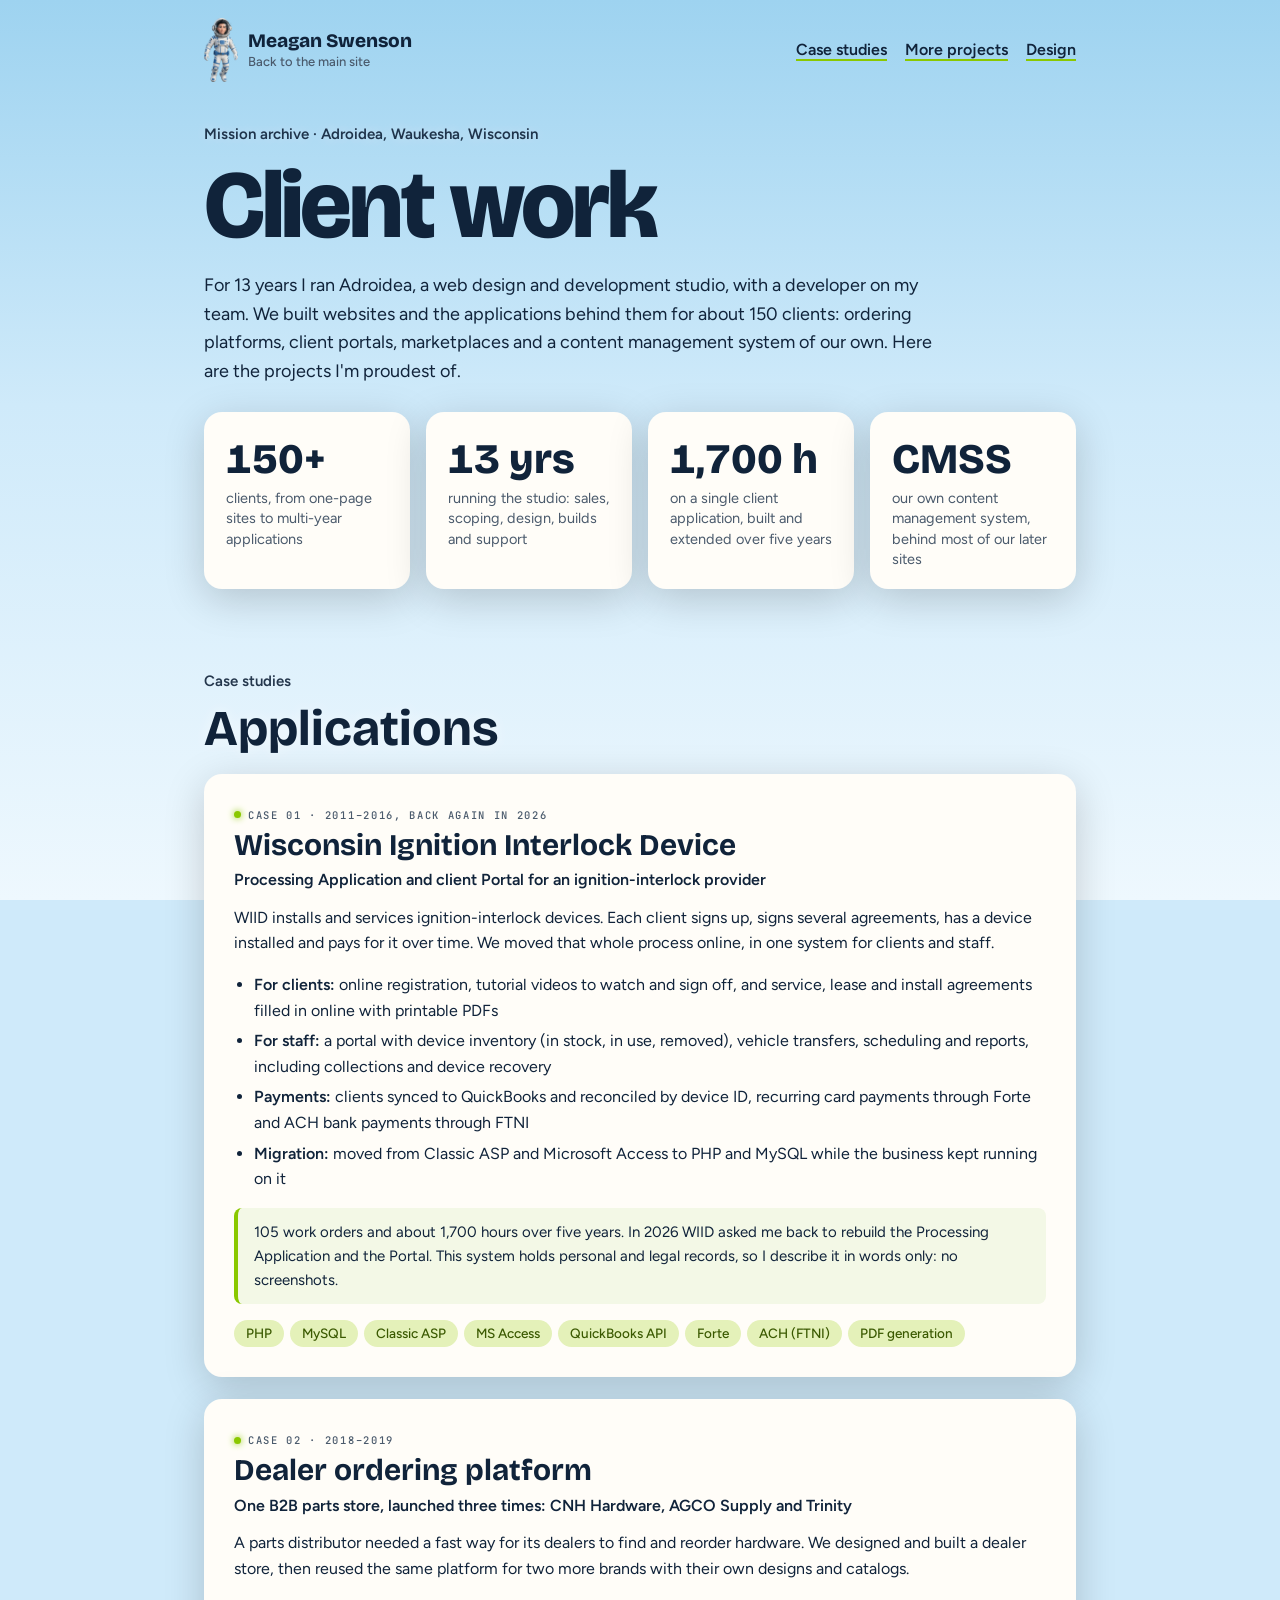
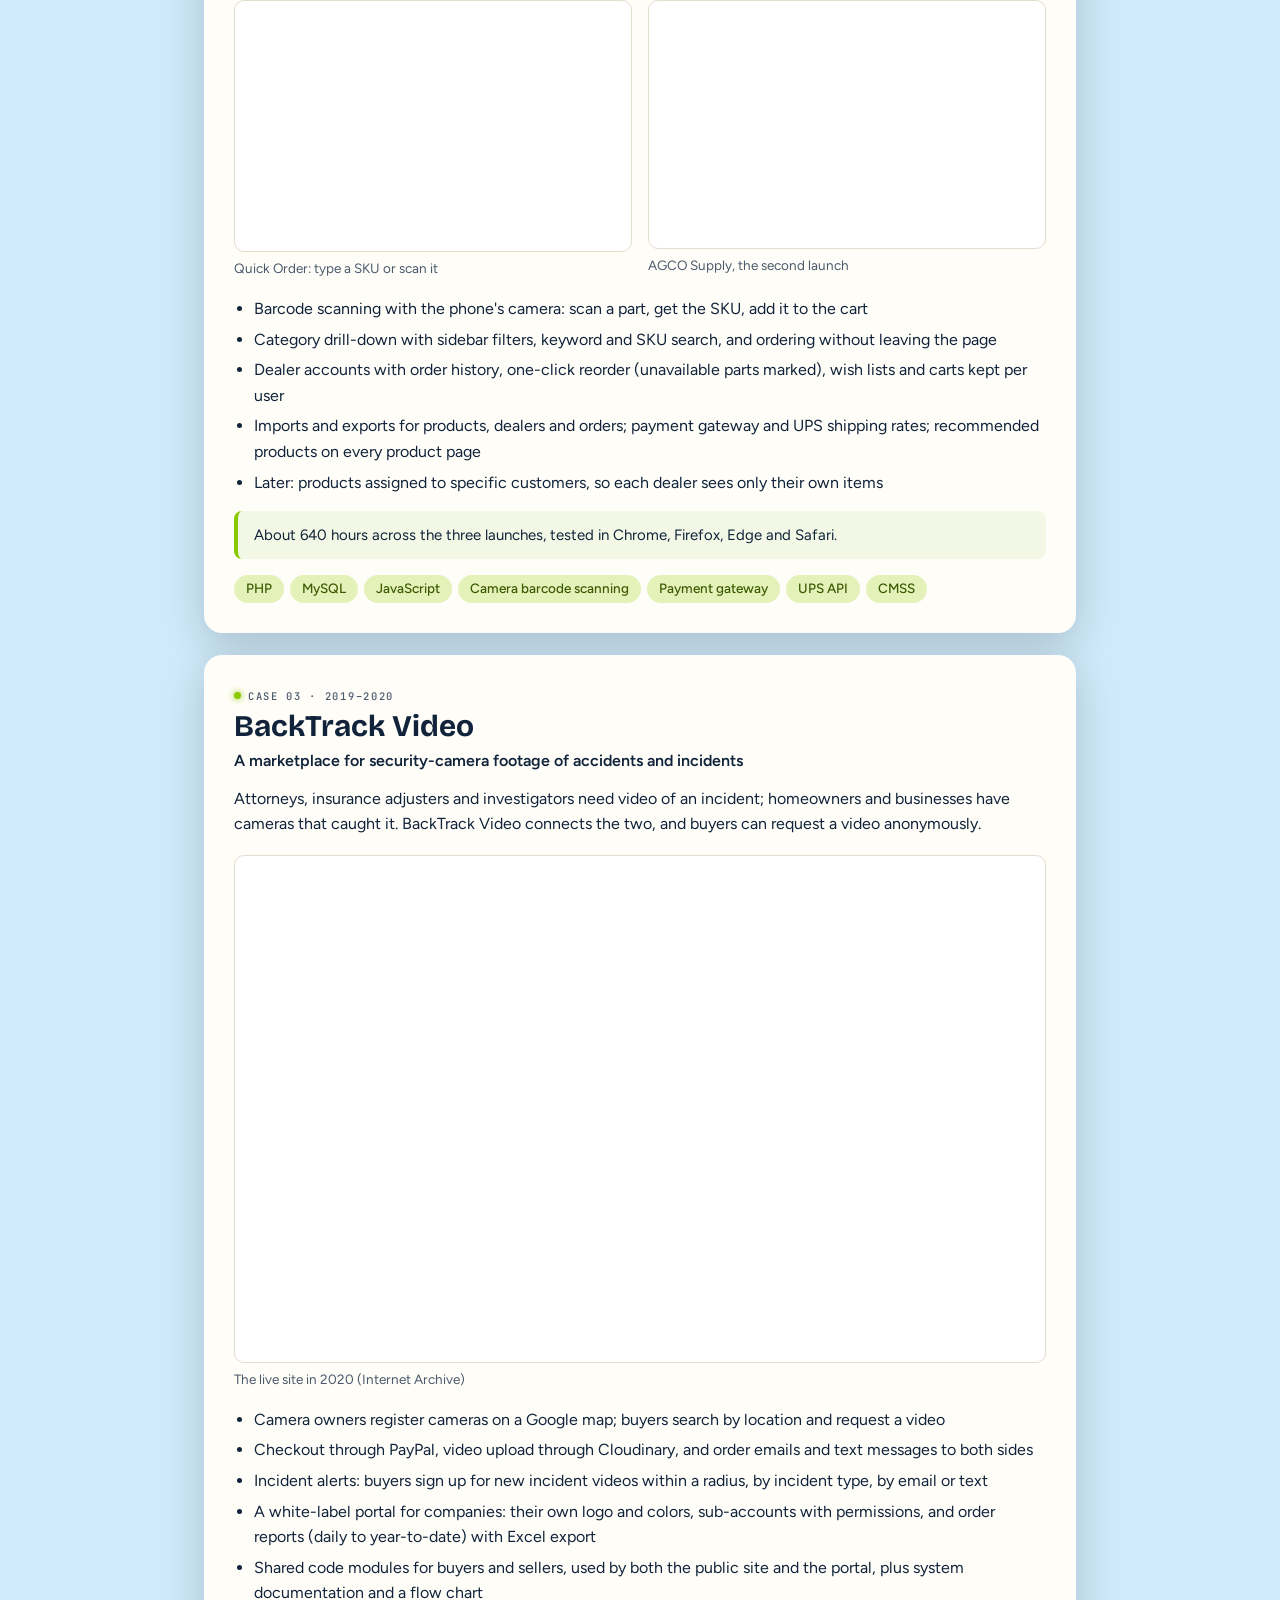
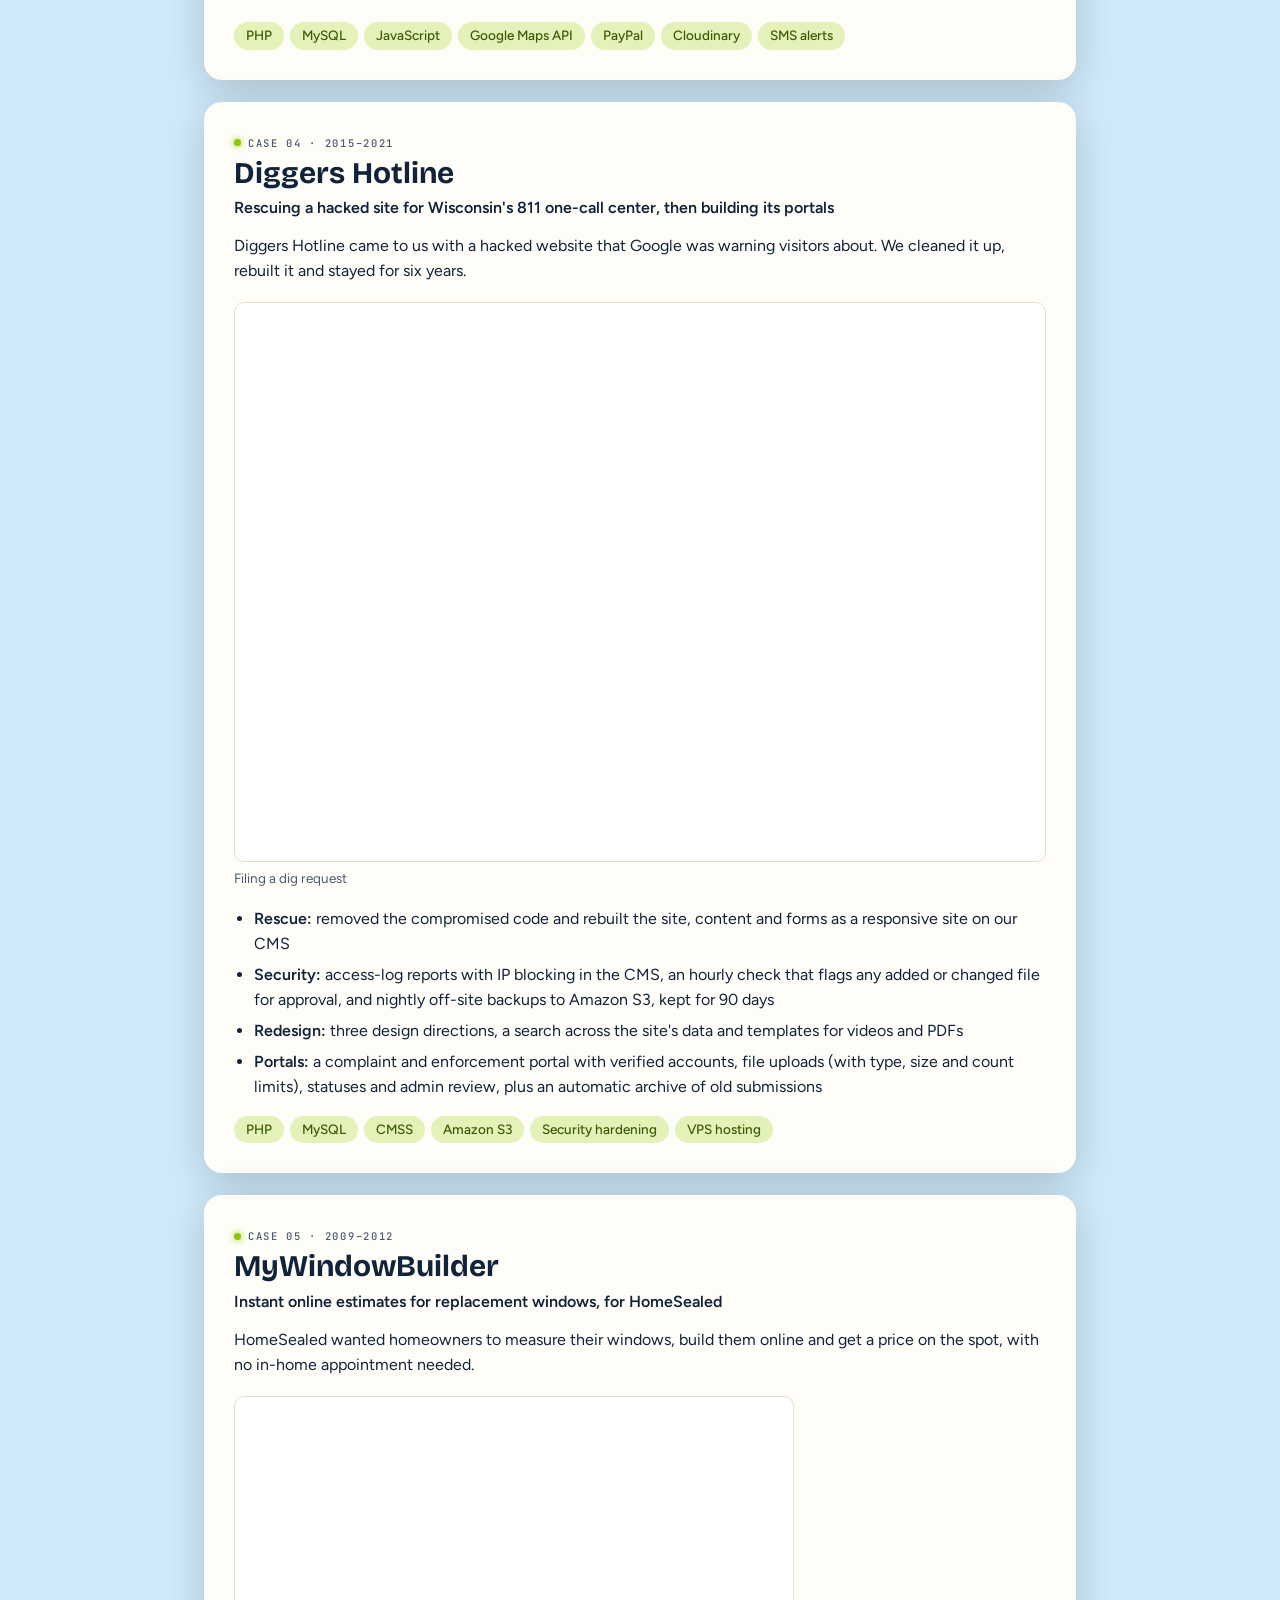
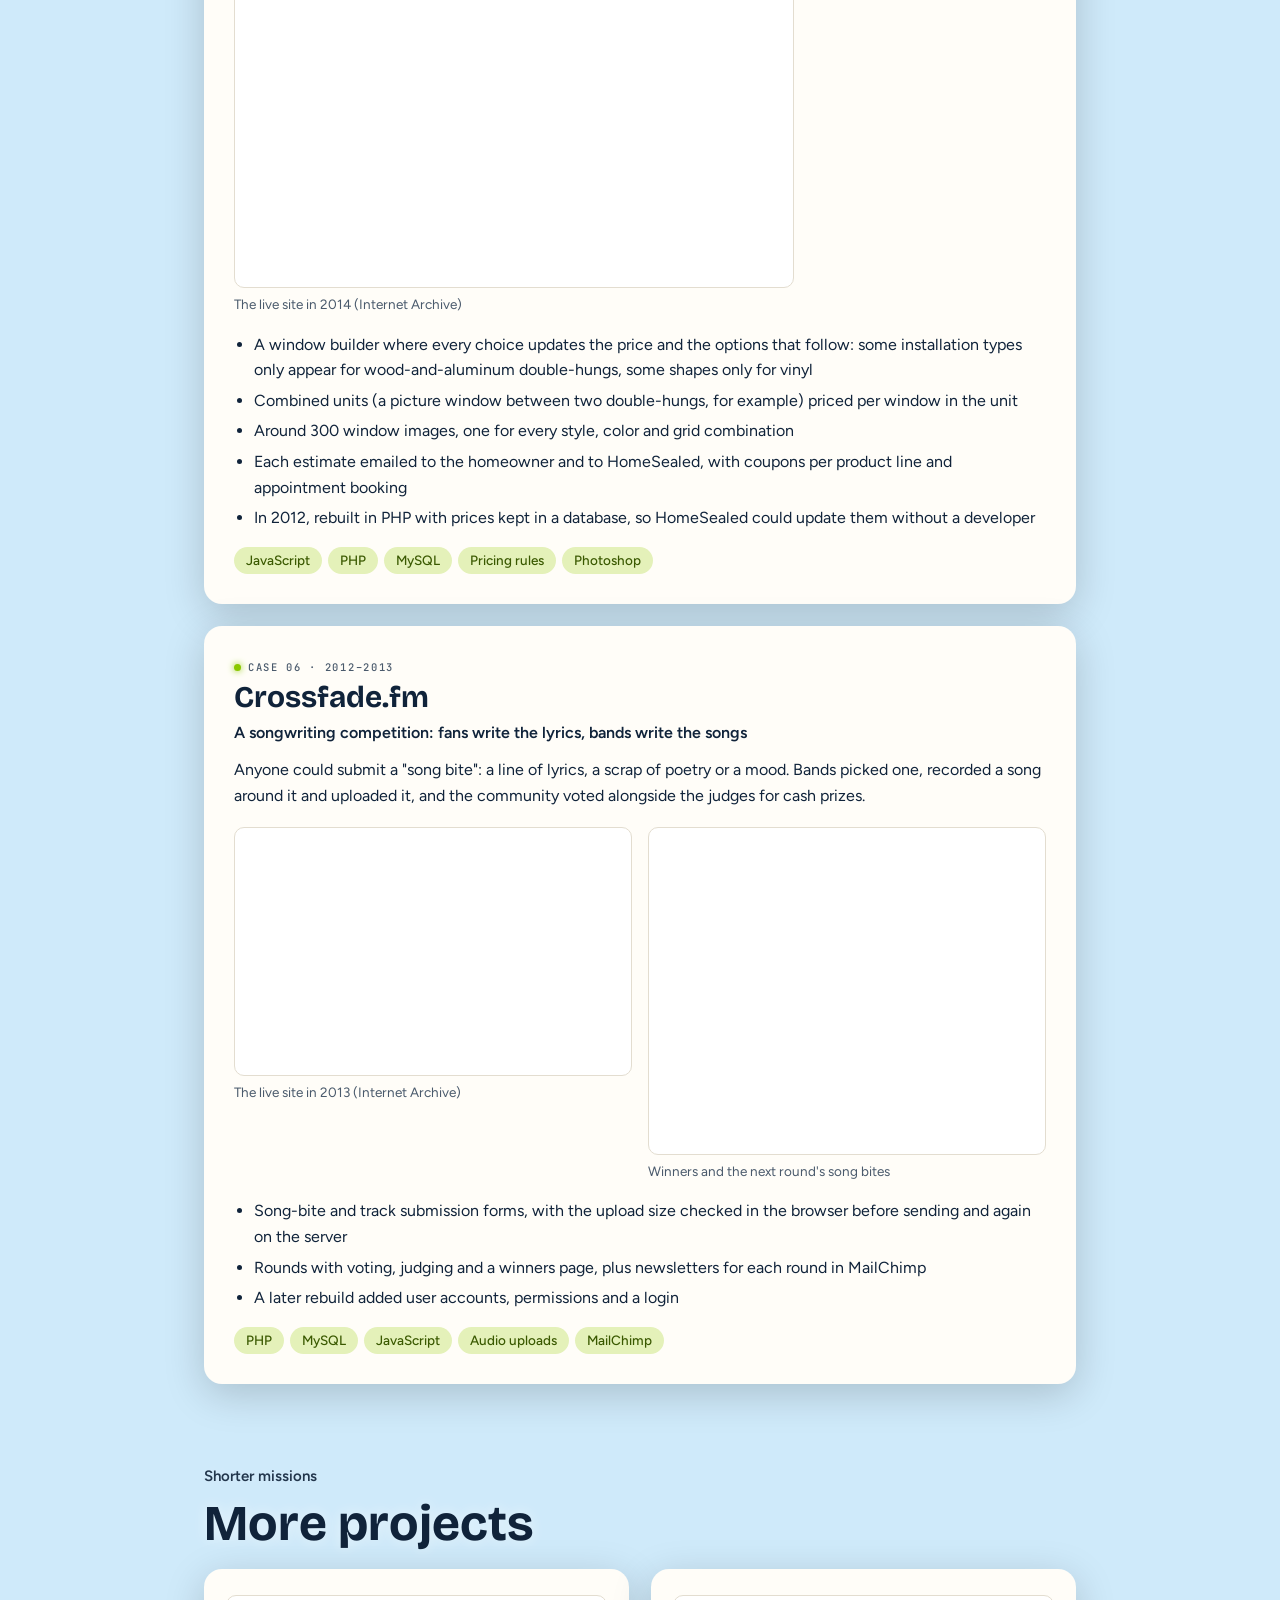
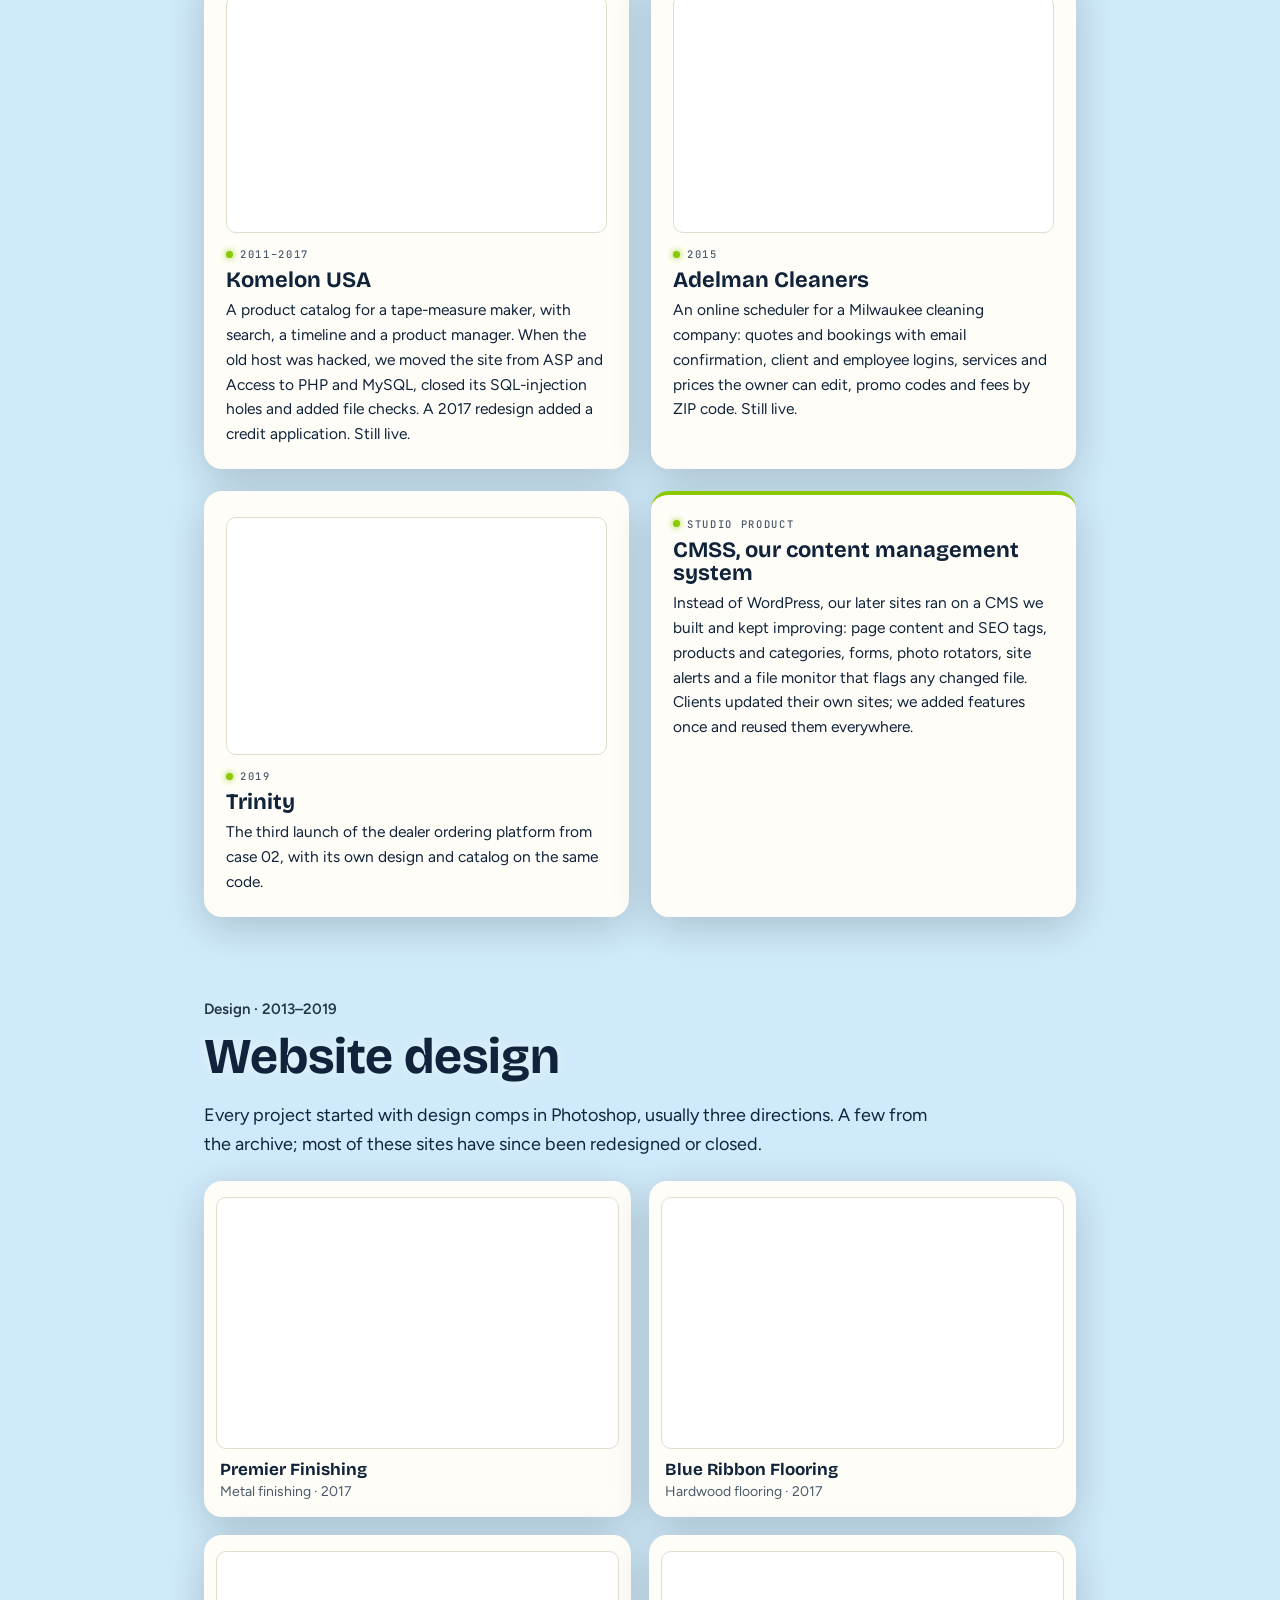
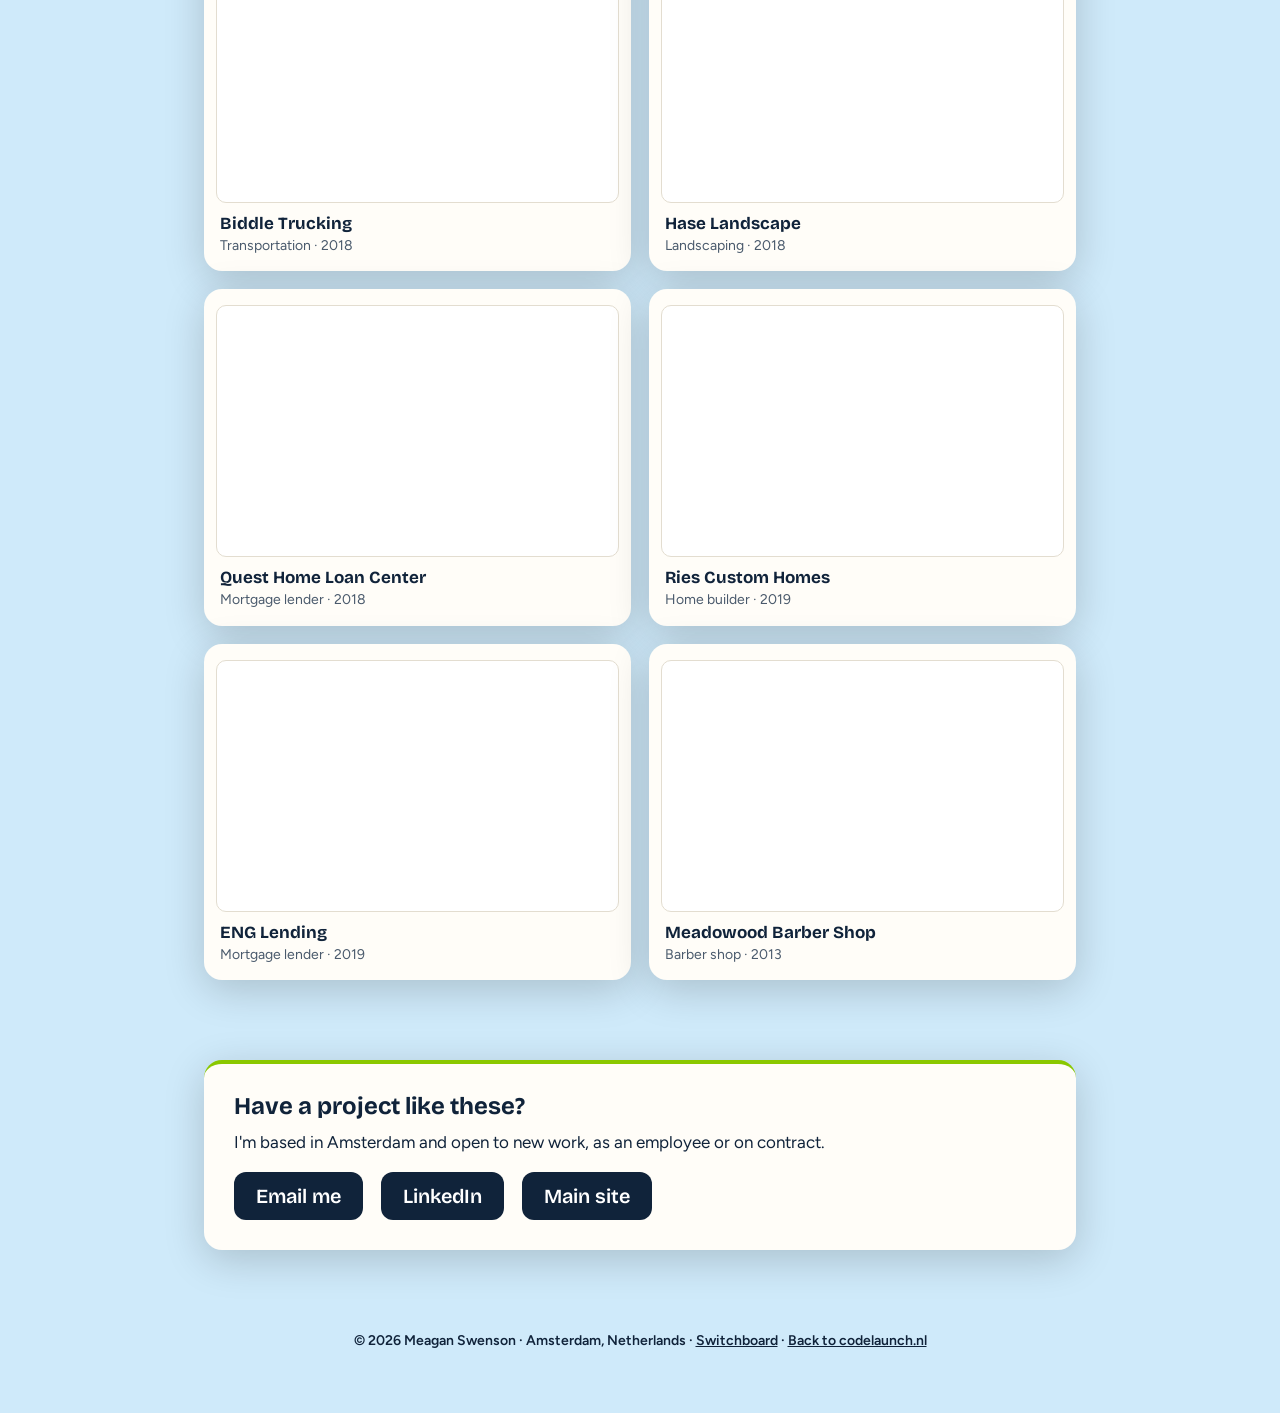
<file: client-work.html>
<!DOCTYPE html>
<html lang="en">
<head>
  <meta charset="UTF-8">
  <meta name="viewport" content="width=device-width, initial-scale=1">
  <meta http-equiv="Content-Security-Policy" content="default-src 'self'; script-src 'self'; style-src 'self'; img-src 'self'; font-src 'self'; connect-src 'self'; object-src 'none'; base-uri 'self'; form-action 'none'; upgrade-insecure-requests">
  <title>Client Work — Meagan Swenson</title>
  <meta name="description" content="Case studies from Adroidea, the web design and development studio Meagan Swenson ran for 13 years: ordering platforms, client portals, marketplaces and custom websites.">
  <link rel="canonical" href="https://codelaunch.nl/client-work.html">
  <meta name="theme-color" content="#9ed3f0">

  <meta property="og:type" content="website">
  <meta property="og:url" content="https://codelaunch.nl/client-work.html">
  <meta property="og:title" content="Client Work — Meagan Swenson">
  <meta property="og:description" content="Ordering platforms, client portals, marketplaces and custom websites from 13 years of running a web studio.">
  <meta property="og:image" content="https://codelaunch.nl/images/og-image.jpg">
  <meta property="og:image:width" content="1200">
  <meta property="og:image:height" content="630">
  <meta property="og:image:alt" content="Meagan Swenson, full-stack developer, as a cartoon astronaut against a blue sky">
  <meta property="og:locale" content="en_US">
  <meta name="twitter:card" content="summary_large_image">

  <link rel="icon" href="favicon.ico" sizes="48x48">
  <link rel="apple-touch-icon" href="apple-touch-icon.png">
  <link rel="preload" href="fonts/figtree-latin.woff2" as="font" type="font/woff2" crossorigin>
  <link rel="preload" href="fonts/bricolage-grotesque-latin.woff2" as="font" type="font/woff2" crossorigin>
  <link rel="stylesheet" href="css/style.css">
</head>
<body class="work">
<a class="skip" href="#main">Skip to content</a>

<header class="wbar">
  <a class="whome" href="./">
    <img src="images/astronaut.webp" alt="" width="298" height="560">
    <span><b>Meagan Swenson</b><small>Back to the main site</small></span>
  </a>
  <nav aria-label="On this page">
    <a href="#case-studies">Case studies</a>
    <a href="#more">More projects</a>
    <a href="#design">Design</a>
  </nav>
</header>

<main id="main">
  <section class="floor whero">
    <div class="tag">Mission archive · Adroidea, Waukesha, Wisconsin</div>
    <h1>Client work</h1>
    <p class="intro">For 13 years I ran Adroidea, a web design and development studio, with a developer on my team. We built websites and the applications behind them for about 150 clients: ordering platforms, client portals, marketplaces and a content management system of our own. Here are the projects I'm proudest of.</p>
    <div class="stats wstats">
      <div class="card stat"><b>150+</b><span>clients, from one-page sites to multi-year applications</span></div>
      <div class="card stat"><b>13 yrs</b><span>running the studio: sales, scoping, design, builds and support</span></div>
      <div class="card stat"><b>1,700 h</b><span>on a single client application, built and extended over five years</span></div>
      <div class="card stat"><b>CMSS</b><span>our own content management system, behind most of our later sites</span></div>
    </div>
  </section>

  <section class="floor" id="case-studies" aria-labelledby="cs-h">
    <div class="tag">Case studies</div>
    <h2 id="cs-h">Applications</h2>

    <article class="card job case" id="wiid">
      <span class="plab">Case 01 · 2011–2016, back again in 2026</span>
      <h3>Wisconsin Ignition Interlock Device</h3>
      <div class="role2">Processing Application and client Portal for an ignition-interlock provider</div>
      <p>WIID installs and services ignition-interlock devices. Each client signs up, signs several agreements, has a device installed and pays for it over time. We moved that whole process online, in one system for clients and staff.</p>
      <ul>
        <li><b>For clients:</b> online registration, tutorial videos to watch and sign off, and service, lease and install agreements filled in online with printable PDFs</li>
        <li><b>For staff:</b> a portal with device inventory (in stock, in use, removed), vehicle transfers, scheduling and reports, including collections and device recovery</li>
        <li><b>Payments:</b> clients synced to QuickBooks and reconciled by device ID, recurring card payments through Forte and ACH bank payments through FTNI</li>
        <li><b>Migration:</b> moved from Classic ASP and Microsoft Access to PHP and MySQL while the business kept running on it</li>
      </ul>
      <p class="note">105 work orders and about 1,700 hours over five years. In 2026 WIID asked me back to rebuild the Processing Application and the Portal. This system holds personal and legal records, so I describe it in words only: no screenshots.</p>
      <div class="stack">
        <span>PHP</span><span>MySQL</span><span>Classic ASP</span><span>MS Access</span><span>QuickBooks API</span><span>Forte</span><span>ACH (FTNI)</span><span>PDF generation</span>
      </div>
    </article>

    <article class="card job case" id="cnh">
      <span class="plab">Case 02 · 2018–2019</span>
      <h3>Dealer ordering platform</h3>
      <div class="role2">One B2B parts store, launched three times: CNH Hardware, AGCO Supply and Trinity</div>
      <p>A parts distributor needed a fast way for its dealers to find and reorder hardware. We designed and built a dealer store, then reused the same platform for two more brands with their own designs and catalogs.</p>
      <div class="shots">
        <figure>
          <a href="images/work/cnh-quick-order.webp"><img src="images/work/cnh-quick-order.webp" alt="CNH Hardware Quick Order screen: SKU entry rows with images, quantities and prices, and an Enable barcode scanning button" width="1200" height="760" loading="lazy" decoding="async"></a>
          <figcaption>Quick Order: type a SKU or scan it</figcaption>
        </figure>
        <figure>
          <a href="images/work/agco-barcode.webp"><img src="images/work/agco-barcode.webp" alt="AGCO Supply home page announcing smartphone barcode scanning, with a phone scanning a barcode" width="1200" height="750" loading="lazy" decoding="async"></a>
          <figcaption>AGCO Supply, the second launch</figcaption>
        </figure>
      </div>
      <ul>
        <li>Barcode scanning with the phone's camera: scan a part, get the SKU, add it to the cart</li>
        <li>Category drill-down with sidebar filters, keyword and SKU search, and ordering without leaving the page</li>
        <li>Dealer accounts with order history, one-click reorder (unavailable parts marked), wish lists and carts kept per user</li>
        <li>Imports and exports for products, dealers and orders; payment gateway and UPS shipping rates; recommended products on every product page</li>
        <li>Later: products assigned to specific customers, so each dealer sees only their own items</li>
      </ul>
      <p class="note">About 640 hours across the three launches, tested in Chrome, Firefox, Edge and Safari.</p>
      <div class="stack">
        <span>PHP</span><span>MySQL</span><span>JavaScript</span><span>Camera barcode scanning</span><span>Payment gateway</span><span>UPS API</span><span>CMSS</span>
      </div>
    </article>

    <article class="card job case" id="backtrack">
      <span class="plab">Case 03 · 2019–2020</span>
      <h3>BackTrack Video</h3>
      <div class="role2">A marketplace for security-camera footage of accidents and incidents</div>
      <p>Attorneys, insurance adjusters and investigators need video of an incident; homeowners and businesses have cameras that caught it. BackTrack Video connects the two, and buyers can request a video anonymously.</p>
      <div class="shots">
        <figure>
          <a href="images/work/btv-home.webp"><img src="images/work/btv-home.webp" alt="BackTrack Video home page: Searchable Security Camera Database, connecting buyers and sellers of videos related to accidents, incidents and crime" width="1200" height="750" loading="lazy" decoding="async"></a>
          <figcaption>The live site in 2020 (Internet Archive)</figcaption>
        </figure>
      </div>
      <ul>
        <li>Camera owners register cameras on a Google map; buyers search by location and request a video</li>
        <li>Checkout through PayPal, video upload through Cloudinary, and order emails and text messages to both sides</li>
        <li>Incident alerts: buyers sign up for new incident videos within a radius, by incident type, by email or text</li>
        <li>A white-label portal for companies: their own logo and colors, sub-accounts with permissions, and order reports (daily to year-to-date) with Excel export</li>
        <li>Shared code modules for buyers and sellers, used by both the public site and the portal, plus system documentation and a flow chart</li>
      </ul>
      <div class="stack">
        <span>PHP</span><span>MySQL</span><span>JavaScript</span><span>Google Maps API</span><span>PayPal</span><span>Cloudinary</span><span>SMS alerts</span>
      </div>
    </article>

    <article class="card job case" id="diggers">
      <span class="plab">Case 04 · 2015–2021</span>
      <h3>Diggers Hotline</h3>
      <div class="role2">Rescuing a hacked site for Wisconsin's 811 one-call center, then building its portals</div>
      <p>Diggers Hotline came to us with a hacked website that Google was warning visitors about. We cleaned it up, rebuilt it and stayed for six years.</p>
      <div class="shots">
        <figure>
          <a href="images/work/diggers-request.webp"><img src="images/work/diggers-request.webp" alt="Diggers Hotline design: Ready to Get Started? Three panels list what you need to file a dig request: contact information, dig site location and dig site information" width="1200" height="827" loading="lazy" decoding="async"></a>
          <figcaption>Filing a dig request</figcaption>
        </figure>
      </div>
      <ul>
        <li><b>Rescue:</b> removed the compromised code and rebuilt the site, content and forms as a responsive site on our CMS</li>
        <li><b>Security:</b> access-log reports with IP blocking in the CMS, an hourly check that flags any added or changed file for approval, and nightly off-site backups to Amazon S3, kept for 90 days</li>
        <li><b>Redesign:</b> three design directions, a search across the site's data and templates for videos and PDFs</li>
        <li><b>Portals:</b> a complaint and enforcement portal with verified accounts, file uploads (with type, size and count limits), statuses and admin review, plus an automatic archive of old submissions</li>
      </ul>
      <div class="stack">
        <span>PHP</span><span>MySQL</span><span>CMSS</span><span>Amazon S3</span><span>Security hardening</span><span>VPS hosting</span>
      </div>
    </article>

    <article class="card job case" id="mywindowbuilder">
      <span class="plab">Case 05 · 2009–2012</span>
      <h3>MyWindowBuilder</h3>
      <div class="role2">Instant online estimates for replacement windows, for HomeSealed</div>
      <p>HomeSealed wanted homeowners to measure their windows, build them online and get a price on the spot, with no in-home appointment needed.</p>
      <div class="shots one">
        <figure>
          <a href="images/work/mwb-home.webp"><img src="images/work/mwb-home.webp" alt="MyWindowBuilder home page: Measure and submit for an instant estimate, with tiles for products, DIY options, research and dealer information around a Build Your Window Now button" width="848" height="745" loading="lazy" decoding="async"></a>
          <figcaption>The live site in 2014 (Internet Archive)</figcaption>
        </figure>
      </div>
      <ul>
        <li>A window builder where every choice updates the price and the options that follow: some installation types only appear for wood-and-aluminum double-hungs, some shapes only for vinyl</li>
        <li>Combined units (a picture window between two double-hungs, for example) priced per window in the unit</li>
        <li>Around 300 window images, one for every style, color and grid combination</li>
        <li>Each estimate emailed to the homeowner and to HomeSealed, with coupons per product line and appointment booking</li>
        <li>In 2012, rebuilt in PHP with prices kept in a database, so HomeSealed could update them without a developer</li>
      </ul>
      <div class="stack">
        <span>JavaScript</span><span>PHP</span><span>MySQL</span><span>Pricing rules</span><span>Photoshop</span>
      </div>
    </article>

    <article class="card job case" id="crossfade">
      <span class="plab">Case 06 · 2012–2013</span>
      <h3>Crossfade.fm</h3>
      <div class="role2">A songwriting competition: fans write the lyrics, bands write the songs</div>
      <p>Anyone could submit a "song bite": a line of lyrics, a scrap of poetry or a mood. Bands picked one, recorded a song around it and uploaded it, and the community voted alongside the judges for cash prizes.</p>
      <div class="shots">
        <figure>
          <a href="images/work/crossfade-home.webp"><img src="images/work/crossfade-home.webp" alt="Crossfade.fm home page: steps for people and for bands, an explainer video, and forms to submit a song bite and a track" width="1200" height="750" loading="lazy" decoding="async"></a>
          <figcaption>The live site in 2013 (Internet Archive)</figcaption>
        </figure>
        <figure>
          <a href="images/work/crossfade-winners.webp"><img src="images/work/crossfade-winners.webp" alt="Crossfade.fm winners pop-up design: winners by voting and by judging with play buttons, and the song bites for the next round" width="1000" height="824" loading="lazy" decoding="async"></a>
          <figcaption>Winners and the next round's song bites</figcaption>
        </figure>
      </div>
      <ul>
        <li>Song-bite and track submission forms, with the upload size checked in the browser before sending and again on the server</li>
        <li>Rounds with voting, judging and a winners page, plus newsletters for each round in MailChimp</li>
        <li>A later rebuild added user accounts, permissions and a login</li>
      </ul>
      <div class="stack">
        <span>PHP</span><span>MySQL</span><span>JavaScript</span><span>Audio uploads</span><span>MailChimp</span>
      </div>
    </article>
  </section>

  <section class="floor" id="more" aria-labelledby="more-h">
    <div class="tag">Shorter missions</div>
    <h2 id="more-h">More projects</h2>
    <div class="two">
      <article class="card case small">
        <a href="images/work/komelon.webp"><img src="images/work/komelon.webp" alt="Komelon USA design: Self Lock Evolution tape measure banner above a grid of tape measures" width="1200" height="857" loading="lazy" decoding="async"></a>
        <span class="plab">2011–2017</span>
        <h3>Komelon USA</h3>
        <p>A product catalog for a tape-measure maker, with search, a timeline and a product manager. When the old host was hacked, we moved the site from ASP and Access to PHP and MySQL, closed its SQL-injection holes and added file checks. A 2017 redesign added a credit application. Still live.</p>
      </article>
      <article class="card case small">
        <a href="images/work/adelman-scheduler.webp"><img src="images/work/adelman-scheduler.webp" alt="Adelman Cleaners scheduler design: choose cleaning services, room counts and a ZIP code to schedule a cleaning" width="1200" height="828" loading="lazy" decoding="async"></a>
        <span class="plab">2015</span>
        <h3>Adelman Cleaners</h3>
        <p>An online scheduler for a Milwaukee cleaning company: quotes and bookings with email confirmation, client and employee logins, services and prices the owner can edit, promo codes and fees by ZIP code. Still live.</p>
      </article>
      <article class="card case small">
        <a href="images/work/trinity-home.webp"><img src="images/work/trinity-home.webp" alt="Trinity home page design: Free Freight on qualifying orders over a truck at sunset" width="1200" height="750" loading="lazy" decoding="async"></a>
        <span class="plab">2019</span>
        <h3>Trinity</h3>
        <p>The third launch of the dealer ordering platform from case 02, with its own design and catalog on the same code.</p>
      </article>
      <article class="card case small cmss">
        <span class="plab">Studio product</span>
        <h3>CMSS, our content management system</h3>
        <p>Instead of WordPress, our later sites ran on a CMS we built and kept improving: page content and SEO tags, products and categories, forms, photo rotators, site alerts and a file monitor that flags any changed file. Clients updated their own sites; we added features once and reused them everywhere.</p>
      </article>
    </div>
  </section>

  <section class="floor" id="design" aria-labelledby="design-h">
    <div class="tag">Design · 2013–2019</div>
    <h2 id="design-h">Website design</h2>
    <p class="intro">Every project started with design comps in Photoshop, usually three directions. A few from the archive; most of these sites have since been redesigned or closed.</p>
    <div class="gallery">
      <figure class="card"><a href="images/work/premier-finishing.webp"><img src="images/work/premier-finishing.webp" alt="Premier Finishing home page design with a bold red logo on an orange banner" width="1000" height="625" loading="lazy" decoding="async"></a><figcaption><b>Premier Finishing</b> Metal finishing · 2017</figcaption></figure>
      <figure class="card"><a href="images/work/blue-ribbon.webp"><img src="images/work/blue-ribbon.webp" alt="Blue Ribbon Flooring home page design with a blue prize ribbon on a wood-grain header" width="1000" height="625" loading="lazy" decoding="async"></a><figcaption><b>Blue Ribbon Flooring</b> Hardwood flooring · 2017</figcaption></figure>
      <figure class="card"><a href="images/work/biddle.webp"><img src="images/work/biddle.webp" alt="Biddle Trucking home page design: a truck on a mountain road beside the headline Providing the highest quality service 24 hours a day" width="1000" height="625" loading="lazy" decoding="async"></a><figcaption><b>Biddle Trucking</b> Transportation · 2018</figcaption></figure>
      <figure class="card"><a href="images/work/hase.webp"><img src="images/work/hase.webp" alt="Hase Landscape home page design: Creative Outdoor Spaces over a stone patio" width="1000" height="625" loading="lazy" decoding="async"></a><figcaption><b>Hase Landscape</b> Landscaping · 2018</figcaption></figure>
      <figure class="card"><a href="images/work/quest.webp"><img src="images/work/quest.webp" alt="Quest Home Loan Center home page design: the Milwaukee riverfront at dusk with the headline Above and Beyond Industry Standards" width="1000" height="625" loading="lazy" decoding="async"></a><figcaption><b>Quest Home Loan Center</b> Mortgage lender · 2018</figcaption></figure>
      <figure class="card"><a href="images/work/ries.webp"><img src="images/work/ries.webp" alt="Ries Custom Homes home page design: a lit house at night with the headline Build the home of your dreams" width="1000" height="625" loading="lazy" decoding="async"></a><figcaption><b>Ries Custom Homes</b> Home builder · 2019</figcaption></figure>
      <figure class="card"><a href="images/work/eng-lending.webp"><img src="images/work/eng-lending.webp" alt="ENG Lending home page design: Call us today! over a house, with round Call now and Apply online buttons" width="1000" height="625" loading="lazy" decoding="async"></a><figcaption><b>ENG Lending</b> Mortgage lender · 2019</figcaption></figure>
      <figure class="card"><a href="images/work/meadowood.webp"><img src="images/work/meadowood.webp" alt="Meadowood Barber Shop design: a vintage badge logo with scissors and comb on barber-pole stripes" width="1000" height="488" loading="lazy" decoding="async"></a><figcaption><b>Meadowood Barber Shop</b> Barber shop · 2013</figcaption></figure>
    </div>
  </section>

  <section class="floor wend">
    <div class="card">
      <h2>Have a project like these?</h2>
      <p>I'm based in Amsterdam and open to new work, as an employee or on contract.</p>
      <a class="big" href="mailto:swens2005@yahoo.com">Email me</a><a class="big" href="https://www.linkedin.com/in/meagan-swenson" target="_blank" rel="noopener noreferrer">LinkedIn</a><a class="big" href="./">Main site</a>
    </div>
  </section>
</main>
<footer>© 2026 Meagan Swenson · Amsterdam, Netherlands · <a href="switchboard/">Switchboard</a> · <a href="./">Back to codelaunch.nl</a></footer>
</body>
</html>
</file>
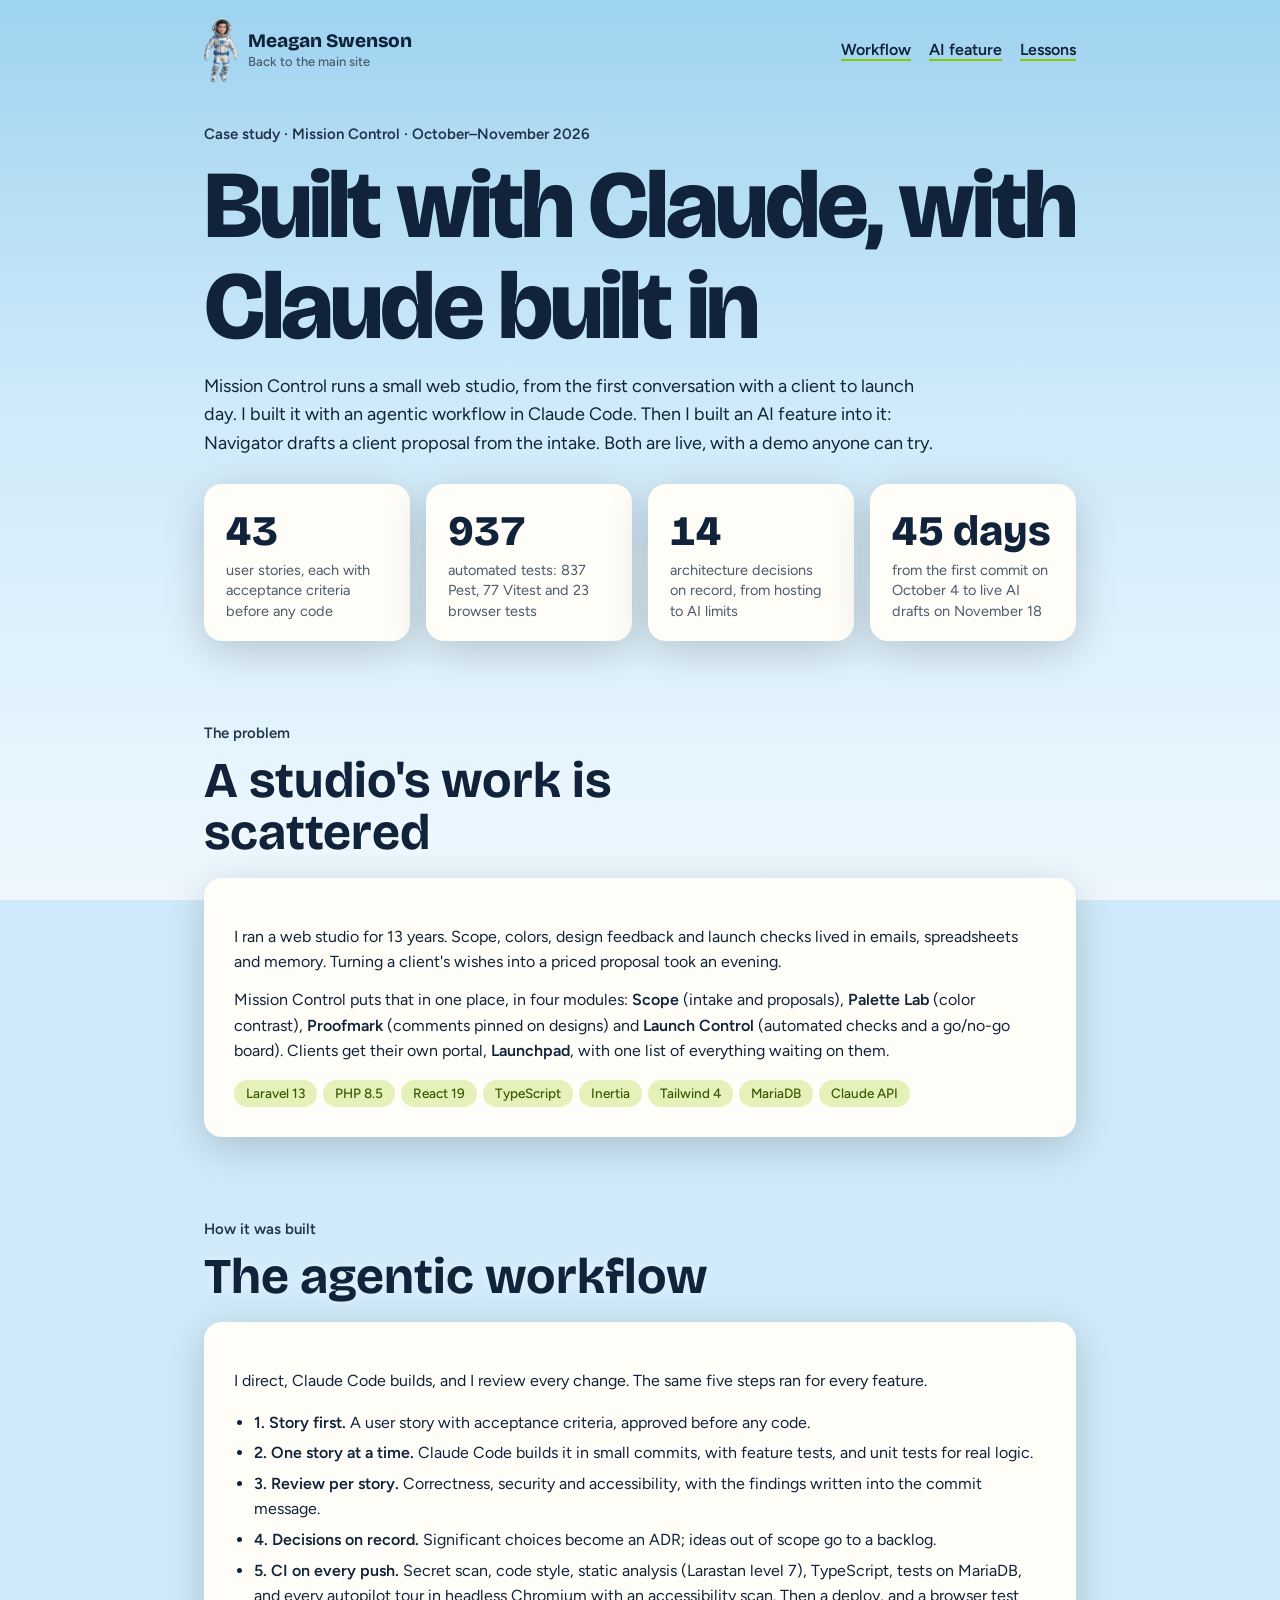
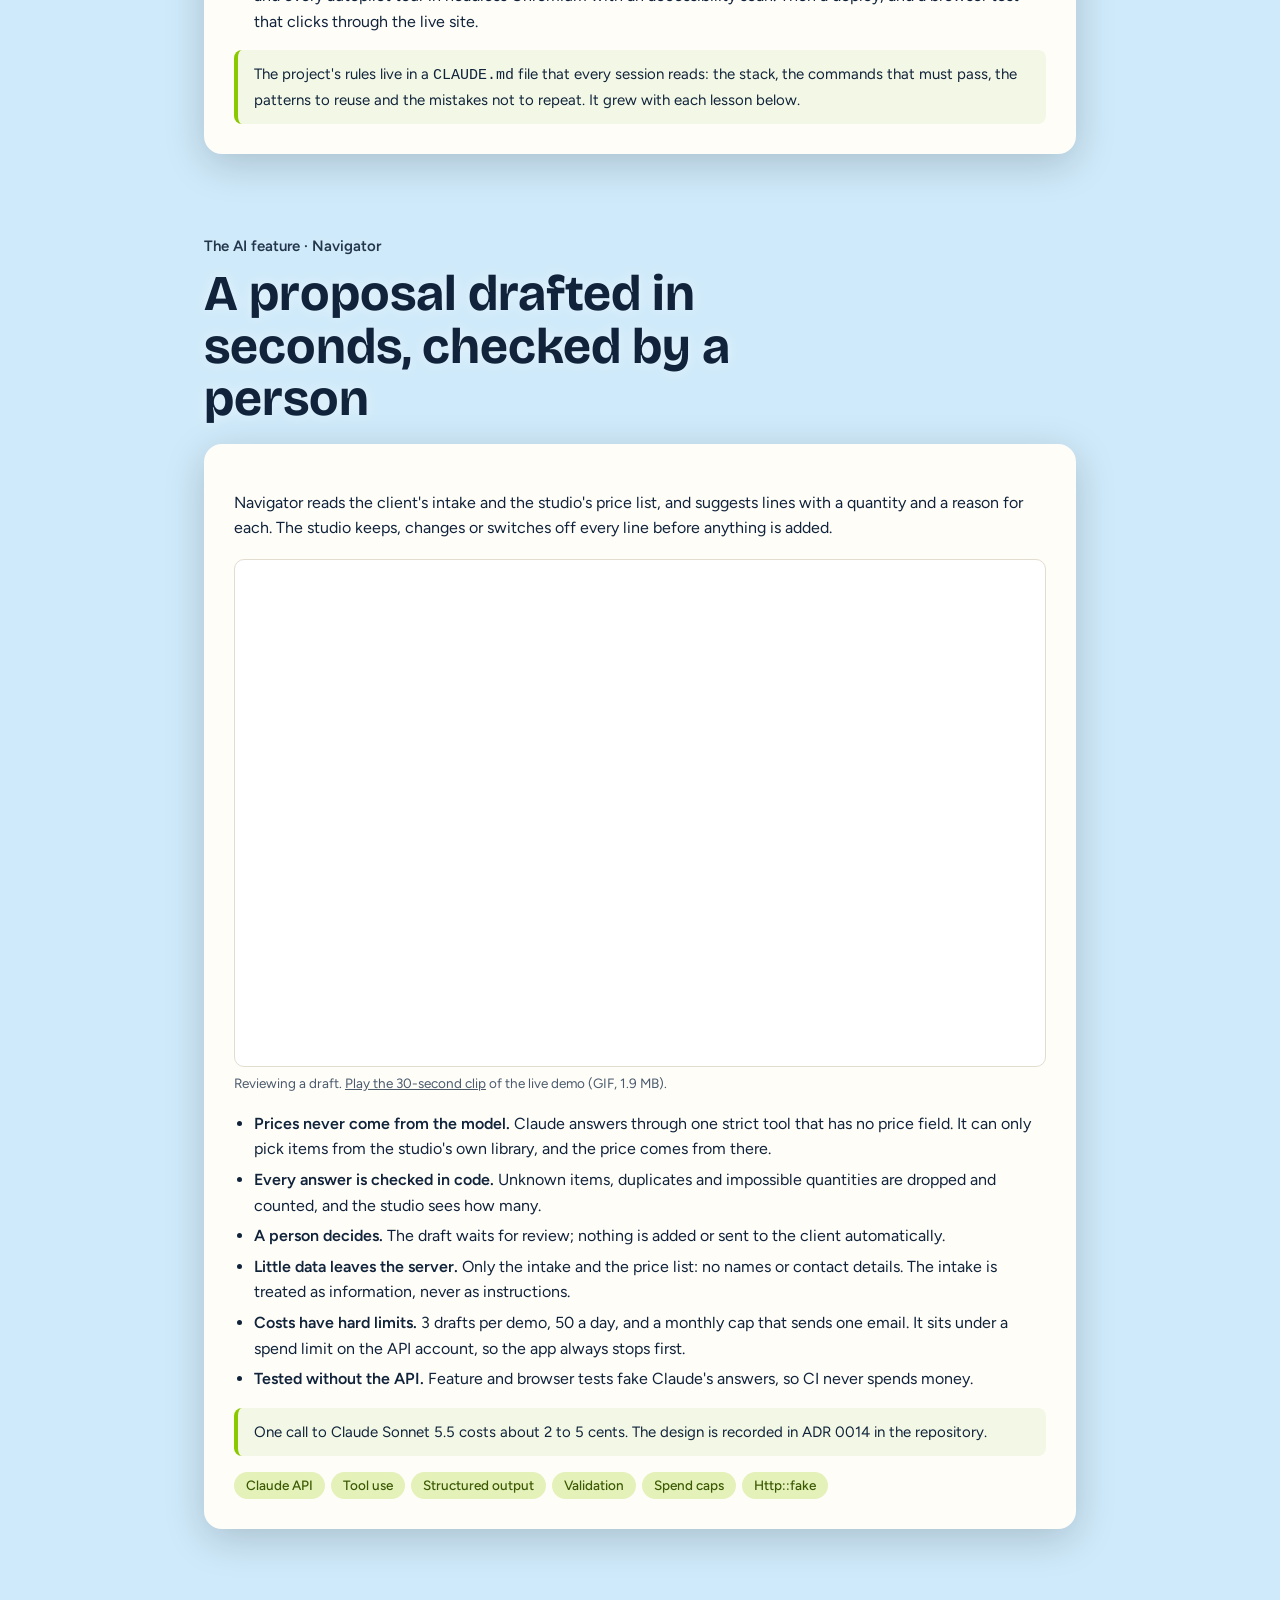
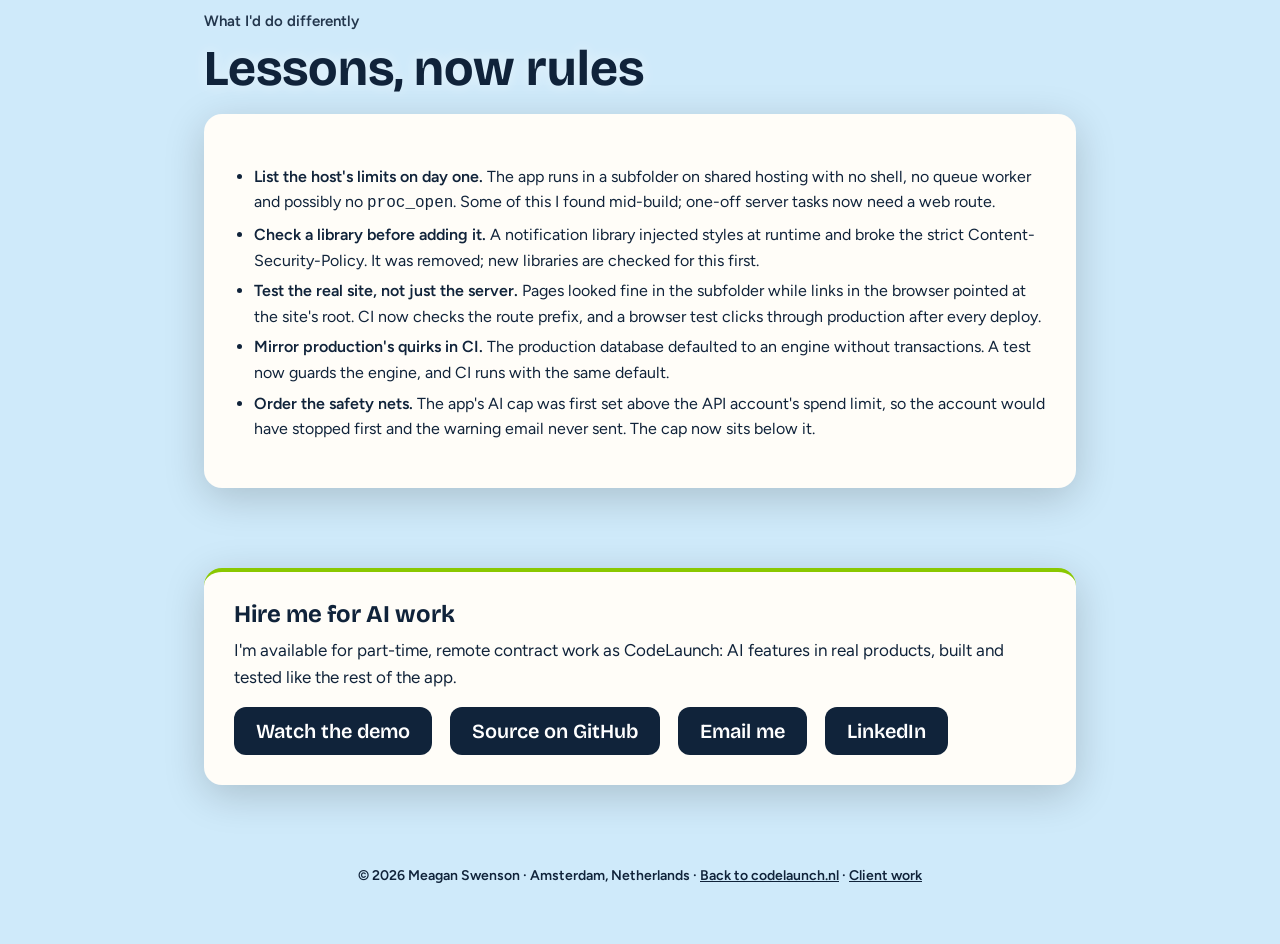
<file: mission-control-case-study.html>
<!DOCTYPE html>
<html lang="en">
<head>
  <meta charset="UTF-8">
  <meta name="viewport" content="width=device-width, initial-scale=1">
  <meta http-equiv="Content-Security-Policy" content="default-src 'self'; script-src 'self'; style-src 'self'; img-src 'self'; font-src 'self'; connect-src 'self'; object-src 'none'; base-uri 'self'; form-action 'none'; upgrade-insecure-requests">
  <title>Case Study: Mission Control — Meagan Swenson</title>
  <meta name="description" content="How Meagan Swenson built Mission Control with an agentic workflow in Claude Code, and built an AI feature into it: Navigator drafts a client proposal from the intake, with prices that never come from the model.">
  <link rel="canonical" href="https://codelaunch.nl/mission-control-case-study.html">
  <meta name="theme-color" content="#9ed3f0">

  <meta property="og:type" content="article">
  <meta property="og:url" content="https://codelaunch.nl/mission-control-case-study.html">
  <meta property="og:title" content="Case Study: Mission Control — Meagan Swenson">
  <meta property="og:description" content="Built with Claude Code, with Claude built in: 43 user stories, 937 automated tests, and an AI proposal assistant with hard guardrails.">
  <meta property="og:image" content="https://codelaunch.nl/images/og-image.jpg">
  <meta property="og:image:width" content="1200">
  <meta property="og:image:height" content="630">
  <meta property="og:image:alt" content="Meagan Swenson, full-stack developer, as a cartoon astronaut against a blue sky">
  <meta property="og:locale" content="en_US">
  <meta name="twitter:card" content="summary_large_image">

  <link rel="icon" href="favicon.ico" sizes="48x48">
  <link rel="apple-touch-icon" href="apple-touch-icon.png">
  <link rel="preload" href="fonts/figtree-latin.woff2" as="font" type="font/woff2" crossorigin>
  <link rel="preload" href="fonts/bricolage-grotesque-latin.woff2" as="font" type="font/woff2" crossorigin>
  <link rel="stylesheet" href="css/style.css">
</head>
<body class="work">
<a class="skip" href="#main">Skip to content</a>

<header class="wbar">
  <a class="whome" href="./">
    <img src="images/astronaut.webp" alt="" width="298" height="560">
    <span><b>Meagan Swenson</b><small>Back to the main site</small></span>
  </a>
  <nav aria-label="On this page">
    <a href="#workflow">Workflow</a>
    <a href="#navigator">AI feature</a>
    <a href="#lessons">Lessons</a>
  </nav>
</header>

<main id="main">
  <section class="floor whero">
    <div class="tag">Case study · Mission Control · October–November 2026</div>
    <h1>Built with Claude, with Claude built in</h1>
    <p class="intro">Mission Control runs a small web studio, from the first conversation with a client to launch day. I built it with an agentic workflow in Claude Code. Then I built an AI feature into it: Navigator drafts a client proposal from the intake. Both are live, with a demo anyone can try.</p>
    <div class="stats wstats">
      <div class="card stat"><b>43</b><span>user stories, each with acceptance criteria before any code</span></div>
      <div class="card stat"><b>937</b><span>automated tests: 837 Pest, 77 Vitest and 23 browser tests</span></div>
      <div class="card stat"><b>14</b><span>architecture decisions on record, from hosting to AI limits</span></div>
      <div class="card stat"><b>45 days</b><span>from the first commit on October 4 to live AI drafts on November 18</span></div>
    </div>
  </section>

  <section class="floor" id="problem" aria-labelledby="problem-h">
    <div class="tag">The problem</div>
    <h2 id="problem-h">A studio's work is scattered</h2>
    <article class="card job case">
      <p>I ran a web studio for 13 years. Scope, colors, design feedback and launch checks lived in emails, spreadsheets and memory. Turning a client's wishes into a priced proposal took an evening.</p>
      <p>Mission Control puts that in one place, in four modules: <b>Scope</b> (intake and proposals), <b>Palette Lab</b> (color contrast), <b>Proofmark</b> (comments pinned on designs) and <b>Launch Control</b> (automated checks and a go/no-go board). Clients get their own portal, <b>Launchpad</b>, with one list of everything waiting on them.</p>
      <div class="stack">
        <span>Laravel 13</span><span>PHP 8.5</span><span>React 19</span><span>TypeScript</span><span>Inertia</span><span>Tailwind 4</span><span>MariaDB</span><span>Claude API</span>
      </div>
    </article>
  </section>

  <section class="floor" id="workflow" aria-labelledby="workflow-h">
    <div class="tag">How it was built</div>
    <h2 id="workflow-h">The agentic workflow</h2>
    <article class="card job case">
      <p>I direct, Claude Code builds, and I review every change. The same five steps ran for every feature.</p>
      <ul>
        <li><b>1. Story first.</b> A user story with acceptance criteria, approved before any code.</li>
        <li><b>2. One story at a time.</b> Claude Code builds it in small commits, with feature tests, and unit tests for real logic.</li>
        <li><b>3. Review per story.</b> Correctness, security and accessibility, with the findings written into the commit message.</li>
        <li><b>4. Decisions on record.</b> Significant choices become an ADR; ideas out of scope go to a backlog.</li>
        <li><b>5. CI on every push.</b> Secret scan, code style, static analysis (Larastan level 7), TypeScript, tests on MariaDB, and every autopilot tour in headless Chromium with an accessibility scan. Then a deploy, and a browser test that clicks through the live site.</li>
      </ul>
      <p class="note">The project's rules live in a <code>CLAUDE.md</code> file that every session reads: the stack, the commands that must pass, the patterns to reuse and the mistakes not to repeat. It grew with each lesson below.</p>
    </article>
  </section>

  <section class="floor" id="navigator" aria-labelledby="navigator-h">
    <div class="tag">The AI feature · Navigator</div>
    <h2 id="navigator-h">A proposal drafted in seconds, checked by a person</h2>
    <article class="card job case">
      <p>Navigator reads the client's intake and the studio's price list, and suggests lines with a quantity and a reason for each. The studio keeps, changes or switches off every line before anything is added.</p>
      <div class="shots">
        <figure>
          <a href="images/work/navigator.gif"><img src="images/work/navigator-review.webp" alt="Navigator's review panel in Mission Control: a star chart with one star per suggested line, then each line with its price, the reason from the intake, a Keep switch and a quantity the studio can change" width="800" height="500" loading="lazy" decoding="async"></a>
          <figcaption>Reviewing a draft. <a href="images/work/navigator.gif">Play the 30-second clip</a> of the live demo (GIF, 1.9 MB).</figcaption>
        </figure>
      </div>
      <ul>
        <li><b>Prices never come from the model.</b> Claude answers through one strict tool that has no price field. It can only pick items from the studio's own library, and the price comes from there.</li>
        <li><b>Every answer is checked in code.</b> Unknown items, duplicates and impossible quantities are dropped and counted, and the studio sees how many.</li>
        <li><b>A person decides.</b> The draft waits for review; nothing is added or sent to the client automatically.</li>
        <li><b>Little data leaves the server.</b> Only the intake and the price list: no names or contact details. The intake is treated as information, never as instructions.</li>
        <li><b>Costs have hard limits.</b> 3 drafts per demo, 50 a day, and a monthly cap that sends one email. It sits under a spend limit on the API account, so the app always stops first.</li>
        <li><b>Tested without the API.</b> Feature and browser tests fake Claude's answers, so CI never spends money.</li>
      </ul>
      <p class="note">One call to Claude Sonnet 5.5 costs about 2 to 5 cents. The design is recorded in ADR 0014 in the repository.</p>
      <div class="stack">
        <span>Claude API</span><span>Tool use</span><span>Structured output</span><span>Validation</span><span>Spend caps</span><span>Http::fake</span>
      </div>
    </article>
  </section>

  <section class="floor" id="lessons" aria-labelledby="lessons-h">
    <div class="tag">What I'd do differently</div>
    <h2 id="lessons-h">Lessons, now rules</h2>
    <article class="card job case">
      <ul>
        <li><b>List the host's limits on day one.</b> The app runs in a subfolder on shared hosting with no shell, no queue worker and possibly no <code>proc_open</code>. Some of this I found mid-build; one-off server tasks now need a web route.</li>
        <li><b>Check a library before adding it.</b> A notification library injected styles at runtime and broke the strict Content-Security-Policy. It was removed; new libraries are checked for this first.</li>
        <li><b>Test the real site, not just the server.</b> Pages looked fine in the subfolder while links in the browser pointed at the site's root. CI now checks the route prefix, and a browser test clicks through production after every deploy.</li>
        <li><b>Mirror production's quirks in CI.</b> The production database defaulted to an engine without transactions. A test now guards the engine, and CI runs with the same default.</li>
        <li><b>Order the safety nets.</b> The app's AI cap was first set above the API account's spend limit, so the account would have stopped first and the warning email never sent. The cap now sits below it.</li>
      </ul>
    </article>
  </section>

  <section class="floor wend">
    <div class="card">
      <h2>Hire me for AI work</h2>
      <p>I'm available for part-time, remote contract work as CodeLaunch: AI features in real products, built and tested like the rest of the app.</p>
      <a class="big" href="/mission-control/autopilot">Watch the demo</a><a class="big" href="https://github.com/swens2005/mission-control" target="_blank" rel="noopener noreferrer">Source on GitHub</a><a class="big" href="mailto:swens2005@yahoo.com">Email me</a><a class="big" href="https://www.linkedin.com/in/meagan-swenson" target="_blank" rel="noopener noreferrer">LinkedIn</a>
    </div>
  </section>
</main>
<footer>© 2026 Meagan Swenson · Amsterdam, Netherlands · <a href="./">Back to codelaunch.nl</a> · <a href="client-work.html">Client work</a></footer>
</body>
</html>
</file>
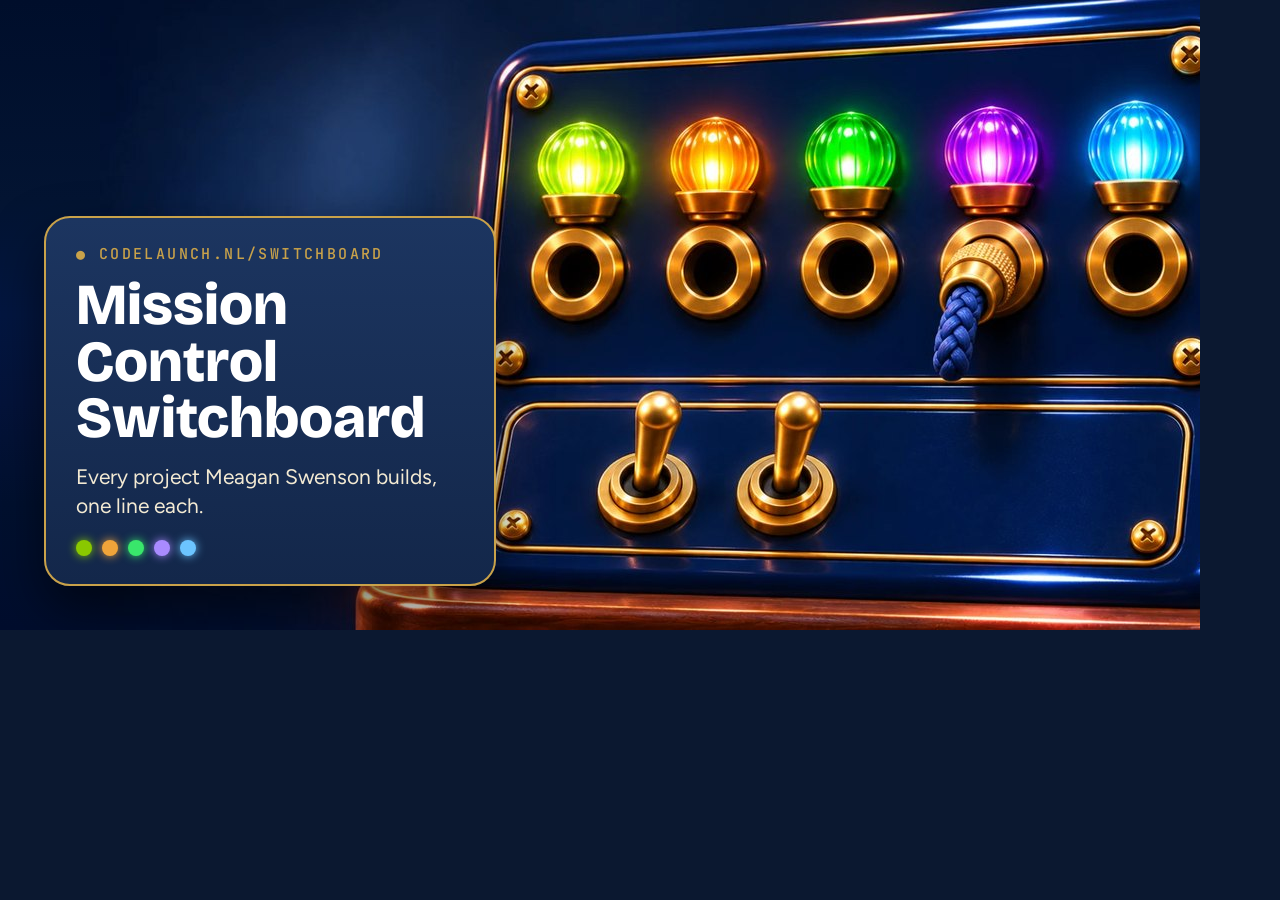
<file: docs/art/switchboard-og.html>
<!DOCTYPE html>
<html lang="en"><head><meta charset="UTF-8"><title>Switchboard OG image</title>
<!-- Template for images/switchboard/og.jpg. Serve the repo root (python -m http.server), open /docs/art/switchboard-og.html at 1200x630, screenshot the viewport, save as JPG quality 85. -->
<link rel="stylesheet" href="../../css/switchboard.css">
<style>
  html, body { margin: 0; width: 1200px; height: 630px; overflow: hidden; background: #0b1830; }
  .og { position: relative; width: 1200px; height: 630px;
    background: url(../../images/switchboard/og-base.jpg) 100px 0 no-repeat, linear-gradient(180deg, #000e2b, #031432 32%, #031640 50%, #04133a 64%, #01102f 80%, #000d2d); }
  .plate {
    position: absolute; left: 44px; bottom: 44px; width: 452px;
    padding: 26px 30px 28px;
    background: linear-gradient(180deg, #1c3560, #13274a);
    border: 2px solid #c9a24a; border-radius: 26px;
    box-shadow: 0 24px 50px rgb(0 0 0 / 55%);
  }
  .k { font: 500 15px/1.4 var(--mono); letter-spacing: .16em; text-transform: uppercase; color: #c9a24a; margin: 0 0 12px; }
  h1 { font: 800 58px/0.98 var(--display); color: #fff; margin: 0 0 16px; }
  p { font: 400 21px/1.35 var(--body); color: #f3ead3; margin: 0; }
  .lamps { display: flex; gap: 10px; margin-top: 20px; }
  .lamps i { width: 16px; height: 16px; border-radius: 50%; background: var(--lamp); box-shadow: 0 0 10px var(--lamp); }
</style></head>
<body><div class="og"><div class="plate">
  <p class="k">● codelaunch.nl/switchboard</p>
  <h1>Mission Control Switchboard</h1>
  <p>Every project Meagan Swenson builds, one line each.</p>
  <div class="lamps"><i data-lamp="mc"></i><i data-lamp="tr"></i><i data-lamp="cb"></i><i data-lamp="nv"></i><i data-lamp="cv"></i></div>
</div></div></body></html>
</file>
<file: css/style.css>
/* ==========================================================================
   Meagan Swenson: portfolio
   1. Fonts           5. Floating objects   9. Profile & education
   2. Tokens & base   6. Layout & cards    10. Jobs & skills
   3. Scene layers    7. Lobby console     11. Quotes, log, space & footer
   4. HUD             8. Stats             12. Client work page
                                           13. Responsive & motion
   ========================================================================== */

/* 1. Fonts (self-hosted variable fonts, SIL Open Font License) ----------- */

@font-face {
  font-family: "Bricolage Grotesque";
  font-style: normal;
  font-weight: 400 800;
  font-display: swap;
  src: url(../fonts/bricolage-grotesque-latin.woff2) format("woff2");
  unicode-range:
    U+0000-00FF, U+0131, U+0152-0153, U+02BB-02BC, U+02C6, U+02DA, U+02DC, U+0304, U+0308, U+0329,
    U+2000-206F, U+20AC, U+2122, U+2191, U+2193, U+2212, U+2215, U+FEFF, U+FFFD;
}
@font-face {
  font-family: "Bricolage Grotesque";
  font-style: normal;
  font-weight: 400 800;
  font-display: swap;
  src: url(../fonts/bricolage-grotesque-latin-ext.woff2) format("woff2");
  unicode-range:
    U+0100-02BA, U+02BD-02C5, U+02C7-02CC, U+02CE-02D7, U+02DD-02FF, U+0304, U+0308, U+0329,
    U+1D00-1DBF, U+1E00-1E9F, U+1EF2-1EFF, U+2020, U+20A0-20AB, U+20AD-20C0, U+2113, U+2C60-2C7F,
    U+A720-A7FF;
}
@font-face {
  font-family: "Figtree";
  font-style: normal;
  font-weight: 400 600;
  font-display: swap;
  src: url(../fonts/figtree-latin.woff2) format("woff2");
  unicode-range:
    U+0000-00FF, U+0131, U+0152-0153, U+02BB-02BC, U+02C6, U+02DA, U+02DC, U+0304, U+0308, U+0329,
    U+2000-206F, U+20AC, U+2122, U+2191, U+2193, U+2212, U+2215, U+FEFF, U+FFFD;
}
@font-face {
  font-family: "Figtree";
  font-style: normal;
  font-weight: 400 600;
  font-display: swap;
  src: url(../fonts/figtree-latin-ext.woff2) format("woff2");
  unicode-range:
    U+0100-02BA, U+02BD-02C5, U+02C7-02CC, U+02CE-02D7, U+02DD-02FF, U+0304, U+0308, U+0329,
    U+1D00-1DBF, U+1E00-1E9F, U+1EF2-1EFF, U+2020, U+20A0-20AB, U+20AD-20C0, U+2113, U+2C60-2C7F,
    U+A720-A7FF;
}
@font-face {
  font-family: "JetBrains Mono";
  font-style: normal;
  font-weight: 400 500;
  font-display: swap;
  src: url(../fonts/jetbrains-mono-latin.woff2) format("woff2");
  unicode-range:
    U+0000-00FF, U+0131, U+0152-0153, U+02BB-02BC, U+02C6, U+02DA, U+02DC, U+0304, U+0308, U+0329,
    U+2000-206F, U+20AC, U+2122, U+2191, U+2193, U+2212, U+2215, U+FEFF, U+FFFD;
}
@font-face {
  font-family: "JetBrains Mono";
  font-style: normal;
  font-weight: 400 500;
  font-display: swap;
  src: url(../fonts/jetbrains-mono-latin-ext.woff2) format("woff2");
  unicode-range:
    U+0100-02BA, U+02BD-02C5, U+02C7-02CC, U+02CE-02D7, U+02DD-02FF, U+0304, U+0308, U+0329,
    U+1D00-1DBF, U+1E00-1E9F, U+1EF2-1EFF, U+2020, U+20A0-20AB, U+20AD-20C0, U+2113, U+2C60-2C7F,
    U+A720-A7FF;
}

/* 2. Tokens & base ------------------------------------------------------- */

:root {
  /* --fg and --halo are updated by main.js as the sky darkens */
  --fg: #10233a;
  --halo: rgba(255, 255, 255, 0.55);
  --card: #fffdf8;
  --ink: #10233a;
  --soft: #4a5a6c;
  --line: #e3ddd0;
  --accent: #8ac800;
  --teal: #4a7300;
  --display: "Bricolage Grotesque", sans-serif;
  --body: "Figtree", system-ui, sans-serif;
  --mono: "JetBrains Mono", ui-monospace, Menlo, monospace;
}

*,
*::before,
*::after {
  box-sizing: border-box;
}

html {
  scroll-behavior: smooth;
}

html,
body {
  overflow-x: clip;
}

body {
  /* relative so the absolutely positioned scene layers are clipped to the
     viewport width instead of widening the page on phones */
  position: relative;
  margin: 0;
  font: 16px/1.6 var(--body);
  color: var(--fg);
  /* main.js paints the live sky on #sky; this is the no-JS fallback and keeps
     the white closing text on a dark background */
  background: #9ed3f0 linear-gradient(#9ed3f0, #4a7fc4 30%, #14286a 60%, #03050e 92%);
}

h1,
h2,
h3 {
  font-family: var(--display);
  margin: 0;
  line-height: 1.05;
}

a {
  color: inherit;
}

.skip {
  position: absolute;
  left: -999px;
}
.skip:focus {
  left: 12px;
  top: 12px;
  z-index: 99;
  padding: 8px 12px;
  background: #fff;
  color: #000;
}

:focus-visible {
  outline: 3px solid var(--accent);
  outline-offset: 3px;
}

/* 3. Scene layers -------------------------------------------------------- */

#sky {
  position: fixed;
  inset: 0;
  z-index: -2;
}

#stars {
  position: fixed;
  inset: 0;
  z-index: -1;
  opacity: 0;
  pointer-events: none;
}
#stars i {
  position: absolute;
  width: 2px;
  height: 2px;
  border-radius: 50%;
  background: #fff;
}

#moon {
  position: fixed;
  left: 0;
  bottom: 0;
  z-index: -1;
  width: 100%;
  aspect-ratio: 1400 / 483;
  pointer-events: none;
  opacity: 0;
  transform: translateY(100%);
  background: center bottom / 100% 100% no-repeat;
}
/* the image is only requested once the visitor gets close to space */
#moon.show {
  background-image: url(../images/moon.webp);
}

/* empty full-width layers that JS fills with decoration */
#objs,
#bounds,
#bgclouds,
#behind,
#frontfx {
  position: absolute;
  top: 0;
  left: 0;
  right: 0;
  height: 0;
  pointer-events: none;
}
#objs,
#frontfx {
  z-index: 4;
}
#bounds,
#bgclouds,
#behind {
  z-index: 0;
}

/* grass ceiling with peeking pets */
#grass {
  position: absolute;
  top: 0;
  left: 0;
  z-index: 3;
  width: 100%;
  aspect-ratio: 1800 / 316;
  overflow: hidden;
  pointer-events: none;
}
#grass .gl {
  position: absolute;
  inset: 0;
  z-index: 2;
  background: url(../images/grass.webp) center top / 100% 100% no-repeat;
}
#grass .pet {
  position: absolute;
  z-index: 1;
  height: auto;
  transform-origin: 50% 0;
  animation: peek 5.4s cubic-bezier(0.3, 0.7, 0.4, 1) both;
}
#grass .dog {
  left: 31.028%;
  top: 47.709%;
  width: 11.083%;
}
#grass .cat {
  left: 42.111%;
  top: 52.133%;
  width: 4.556%;
  animation-delay: 0.35s;
}
@keyframes peek {
  0%,
  12% {
    transform: translateY(-135%);
  }
  21% {
    transform: translateY(5%);
  }
  25% {
    transform: translateY(0) rotate(0);
  }
  31% {
    transform: rotate(11deg);
  }
  37% {
    transform: rotate(-11deg);
  }
  43% {
    transform: rotate(9deg);
  }
  49% {
    transform: rotate(-7deg);
  }
  54% {
    transform: rotate(0);
  }
  63%,
  76% {
    transform: translateY(-135%);
  }
  87% {
    transform: translateY(6%);
  }
  93% {
    transform: translateY(-1.5%);
  }
  100% {
    transform: translateY(0);
  }
}

/* meteor shower next to the closing heading */
#meteors {
  position: absolute;
  top: 0;
  left: 0;
  z-index: -1;
  width: 600px;
  aspect-ratio: 760 / 531;
  pointer-events: none;
  opacity: 0;
}
/* hidden until main.js has moved it next to the closing heading; otherwise a
   slow page renders it at the top first and its lazy images load early */
#meteors:not(.placed) {
  display: none;
}
#meteors img {
  position: absolute;
  height: auto;
  animation: mfall var(--md) linear infinite;
  animation-delay: var(--mdl);
}
#meteors .m1 {
  left: -6.24%;
  top: 16.86%;
  width: 91.75%;
  aspect-ratio: 697 / 469;
  --md: 4.2s;
  --mdl: -1.1s;
  --sx: 39px;
  --sy: -24px;
  --ex: -39px;
  --ey: 24px;
}
#meteors .m2 {
  left: 29.73%;
  top: 11.6%;
  width: 57.24%;
  aspect-ratio: 435 / 275;
  --md: 3.1s;
  --mdl: -2.3s;
  --sx: 51px;
  --sy: -32px;
  --ex: -51px;
  --ey: 32px;
}
#meteors .m3 {
  left: 43.92%;
  top: 40.71%;
  width: 49.54%;
  aspect-ratio: 376 / 228;
  --md: 3.6s;
  --mdl: -0.4s;
  --sx: 44px;
  --sy: -28px;
  --ex: -44px;
  --ey: 28px;
}
#meteors .m4 {
  left: 59.88%;
  top: 15.53%;
  width: 41.45%;
  aspect-ratio: 315 / 184;
  --md: 2.6s;
  --mdl: -1.7s;
  --sx: 56px;
  --sy: -35px;
  --ex: -56px;
  --ey: 35px;
}
#meteors .m5 {
  left: 61.98%;
  top: 0.94%;
  width: 30.69%;
  aspect-ratio: 233 / 130;
  --md: 3.3s;
  --mdl: -2.9s;
  --sx: 49px;
  --sy: -31px;
  --ex: -49px;
  --ey: 31px;
}
@keyframes mfall {
  0% {
    transform: translate(var(--sx), var(--sy));
    opacity: 0;
  }
  14%,
  78% {
    opacity: 1;
  }
  100% {
    transform: translate(var(--ex), var(--ey));
    opacity: 0;
  }
}

/* atmosphere boundary lines */
.bnd {
  position: absolute;
  left: 0;
  right: 0;
  border-top: 1.5px dashed color-mix(in srgb, var(--fg) 50%, transparent);
}
.bnd span {
  position: absolute;
  left: max(16px, calc(50% - 560px));
  top: 6px;
  font: 500 11px var(--mono);
  letter-spacing: 0.12em;
  text-transform: uppercase;
  color: var(--fg);
  text-shadow: 0 0 8px var(--halo);
}

/* drifting background clouds */
.bgc {
  position: absolute;
  height: auto;
  animation: bgdrift var(--d) ease-in-out infinite alternate;
  animation-delay: var(--dl);
}
.bgc.far {
  filter: blur(1px);
}
.bgc.flip {
  transform: scaleX(-1);
}
@keyframes bgdrift {
  to {
    translate: var(--dx) 0;
  }
}

/* noctilucent clouds in the mesosphere */
.nlc {
  position: absolute;
  left: 0;
  right: 0;
  height: 300px;
  pointer-events: none;
}
.wisp {
  position: absolute;
  border-radius: 50%;
  filter: blur(8px);
  background: radial-gradient(
    ellipse at center,
    rgba(150, 230, 255, 0.5),
    rgba(90, 175, 255, 0.2) 45%,
    transparent 72%
  );
  animation: nlc 14s ease-in-out infinite alternate;
}
@keyframes nlc {
  0% {
    opacity: 0.45;
    transform: translateX(-12px);
  }
  100% {
    opacity: 0.9;
    transform: translateX(14px);
  }
}

/* 4. HUD ----------------------------------------------------------------- */

#hud {
  position: fixed;
  top: 0;
  right: 0;
  z-index: 20;
  pointer-events: none;
}

#read {
  position: fixed;
  /* starts just under the grass (61% of its 316/1800 height); main.js then
     keeps it there while scrolling */
  top: max(16px, calc(10.71vw + 14px));
  right: 76px;
  text-align: right;
  line-height: 1.25;
  font-family: var(--mono);
  font-weight: 400;
  text-shadow: 0 0 8px var(--halo);
  transition: color 0.2s;
}
#read .lbl,
#rows dt {
  opacity: 0.62;
  font-size: 11px;
  letter-spacing: 0.14em;
  text-transform: uppercase;
}
#alt {
  font-size: 38px;
  font-weight: 500;
  letter-spacing: -0.03em;
  line-height: 1.05;
  font-variant-numeric: tabular-nums;
}
#alt small {
  margin-left: 6px;
  font-size: 14px;
  opacity: 0.62;
}
#read hr {
  margin: 10px 0 8px;
  border: 0;
  border-top: 1px solid currentColor;
  opacity: 0.35;
}
#rows {
  display: grid;
  grid-template-columns: auto auto;
  gap: 3px 14px;
  justify-content: end;
  margin: 0;
  font-size: 12.5px;
}
#rows dt {
  font-size: 10.5px;
  align-self: center;
}
#rows dd {
  margin: 0;
}
#stat::before {
  content: "● ";
  color: var(--accent);
}
#cap {
  max-width: 24ch;
  margin: 10px 0 0 auto;
  font: 500 13px/1.4 var(--body);
  opacity: 0.9;
}

#ruler {
  position: fixed;
  top: 24px;
  bottom: 28px;
  right: 20px;
  z-index: 20;
  width: 24px;
  color: var(--fg);
  border-right: 1.5px solid currentColor;
  opacity: 0.75;
  pointer-events: none;
  background:
    repeating-linear-gradient(to bottom, currentColor 0 1px, transparent 1px 10%) right top / 20px
      calc(100% + 1px) no-repeat,
    repeating-linear-gradient(to bottom, currentColor 0 1px, transparent 1px 2%) right top / 9px
      calc(100% + 1px) no-repeat;
}
#ruler i {
  position: absolute;
  right: 26px;
  transform: translateY(-50%);
  font: 400 10.5px var(--mono);
  font-style: normal;
}

#ptr {
  position: fixed;
  top: 24px;
  right: 19px;
  z-index: 21;
  width: 0;
  height: 0;
  border-top: 7px solid transparent;
  border-bottom: 7px solid transparent;
  border-right: 13px solid var(--accent);
  transform: translateY(-50%);
  pointer-events: none;
}

/* "back to top" badge that appears once the hero name scrolls away */
#badge {
  position: fixed;
  top: 14px;
  left: 18px;
  z-index: 20;
  display: flex;
  align-items: center;
  gap: 10px;
  color: var(--fg);
  text-decoration: none;
  text-shadow: 0 0 8px var(--halo);
  opacity: 0;
  transform: translateY(-14px) scale(0.85);
  transform-origin: left top;
  transition:
    opacity 0.35s,
    transform 0.35s,
    color 0.2s;
  pointer-events: none;
}
#badge.on {
  opacity: 1;
  transform: none;
  pointer-events: auto;
}
#badge img {
  width: auto;
  height: 88px;
  animation: float 7s ease-in-out infinite;
}
#badge b {
  display: block;
  font: 800 21px/1.02 var(--display);
}
#badge small {
  display: block;
  margin-top: 4px;
  font: 500 12.5px var(--body);
  opacity: 0.8;
}

/* 5. Floating objects ---------------------------------------------------- */

.obj {
  position: absolute;
  left: calc(var(--x) - var(--w) / 2);
  width: var(--w);
  margin: 0;
  will-change: translate;
}
.obj img,
.obj svg {
  display: block;
  width: 100%;
  height: auto;
  animation: float 6s ease-in-out infinite;
  animation-delay: var(--dl, 0s);
}
.obj svg {
  overflow: visible;
}
.obj.skydiver img {
  animation: sdwobble 3.2s ease-in-out infinite;
}
@keyframes float {
  0%,
  100% {
    transform: translate(0, 0) rotate(0);
  }
  50% {
    transform: translate(6px, -9px) rotate(-1.5deg);
  }
}
@keyframes sdwobble {
  0%,
  100% {
    transform: rotate(-6deg) translateY(0);
  }
  50% {
    transform: rotate(6deg) translateY(-6px);
  }
}

/* weather balloon that swells and pops as it rises */
.wbx {
  position: relative;
  animation: float 6s ease-in-out infinite;
}
.obj.wballoon img {
  animation: none;
}
.wbt {
  scale: var(--s, 1);
  transform-origin: 50% 100%;
  transition: scale 0.15s;
}
.wbx .burst {
  position: absolute;
  left: 0;
  top: 0;
  width: 100%;
  height: auto;
  animation: none;
}
.wballoon .burst {
  display: none;
}
.wballoon.popped .burst {
  display: block;
}
.wballoon.popped .wbt {
  visibility: hidden;
}

/* 6. Layout & cards ------------------------------------------------------ */

main {
  position: relative;
  z-index: 1;
  max-width: 920px;
  margin: 0 auto;
  padding: 0 24px;
}

.floor {
  position: relative;
  z-index: 0;
  padding: 40px 0;
  /* keep anchored sections clear of the fixed badge */
  scroll-margin-top: 60px;
}
.tag {
  margin-bottom: 10px;
  font-size: 15px;
  font-weight: 600;
  opacity: 0.9;
}
.floor > .tag,
.floor > h2 {
  text-shadow: 0 0 14px var(--halo);
}
.floor > h2 {
  max-width: 18ch;
  margin-bottom: 18px;
  font-size: clamp(32px, 5vw, 50px);
}

.card {
  position: relative;
  z-index: 1;
  padding: 30px;
  border-radius: 18px;
  border-top: 4px solid var(--acc, transparent);
  background: var(--card);
  color: var(--ink);
  box-shadow: 0 10px 40px rgba(0, 0, 0, 0.18);
}
.card + .card {
  margin-top: 22px;
}
.card h3.sm {
  margin-bottom: 8px;
  font-size: 22px;
}

/* cards change material with altitude: frosted, then dark glass */
.card.t1 {
  --card: rgba(255, 253, 248, 0.76);
  -webkit-backdrop-filter: blur(10px) saturate(1.2);
  backdrop-filter: blur(10px) saturate(1.2);
}
.card.t2,
.card.t3 {
  --ink: #eef3ff;
  --soft: #d9e0f2;
  --line: rgba(255, 255, 255, 0.14);
  --chipbg: rgba(138, 200, 0, 0.18);
  --chipfg: #d6f39a;
  --projbg: rgba(138, 200, 0, 0.11);
  --teal: #d2f08a;
  border-left: 1px solid rgba(255, 255, 255, 0.14);
  border-right: 1px solid rgba(255, 255, 255, 0.14);
  border-bottom: 1px solid rgba(255, 255, 255, 0.14);
  -webkit-backdrop-filter: blur(12px);
  backdrop-filter: blur(12px);
  box-shadow: 0 10px 40px rgba(0, 0, 0, 0.35);
}
.card.t2 {
  --card: rgba(22, 34, 78, 0.7);
}
.card.t3 {
  --card: rgba(8, 12, 34, 0.68);
}

.two {
  display: grid;
  grid-template-columns: 1fr 1fr;
  gap: 22px;
}
.two .card + .card {
  margin-top: 0;
}

/* 7. Lobby console ------------------------------------------------------- */

#lobby {
  display: flex;
  flex-direction: column;
  justify-content: center;
  padding: min(calc(17.6vw + 24px), 340px) 0 40px;
}
#lobby h1 {
  font-size: clamp(54px, 12vw, 132px);
  font-weight: 800;
  letter-spacing: -0.03em;
}
.ident {
  display: flex;
  flex-wrap: wrap;
  align-items: center;
  gap: clamp(20px, 4vw, 48px);
}
.photo {
  width: auto;
  height: clamp(190px, 24vw, 290px);
  animation: float 7s ease-in-out infinite;
}

/* toy cockpit: screen, contact buttons, switches and launch lever */
.console {
  position: relative;
  display: grid;
  grid-template-columns: 1.35fr 1fr;
  gap: 16px;
  max-width: none;
  margin-top: 26px;
  padding: 22px;
  border-radius: 26px;
  color: var(--ink);
  --rivet: radial-gradient(circle at 30% 30%, #fff 0 1.5px, #b5bcc7 2.5px 4px, transparent 4.5px);
  background:
    var(--rivet) left 9px top 9px / 16px 16px no-repeat,
    var(--rivet) right 9px top 9px / 16px 16px no-repeat,
    var(--rivet) left 9px bottom 9px / 16px 16px no-repeat,
    var(--rivet) right 9px bottom 9px / 16px 16px no-repeat,
    linear-gradient(#fffdf8 0%, #fffdf8 88%, #eef0f3 100%);
  box-shadow:
    0 8px 0 #b3bac5,
    0 22px 36px rgba(16, 35, 58, 0.25),
    inset 0 2px 0 #fff;
}

.screen {
  position: relative;
  padding: 18px 20px;
  border-radius: 18px;
  background: linear-gradient(170deg, #eaf7ff, #cfe8fa);
  box-shadow:
    inset 0 0 0 3px #b9d8f0,
    inset 0 6px 14px rgba(255, 255, 255, 0.9),
    inset 0 -6px 14px rgba(70, 130, 190, 0.12);
}
.screen::after {
  content: "";
  position: absolute;
  left: 14px;
  right: 40%;
  top: 8px;
  height: 16px;
  border-radius: 12px;
  background: linear-gradient(rgba(255, 255, 255, 0.75), rgba(255, 255, 255, 0));
  pointer-events: none;
}
.brief {
  margin-bottom: 6px;
  font: 500 11px var(--mono);
  letter-spacing: 0.16em;
  text-transform: uppercase;
  color: #4c79b0;
}
.screen .role {
  margin: 0;
  font: 800 20px/1.2 var(--display);
  color: #10233a;
}
.screen .lede {
  max-width: none;
  margin: 10px 0 0;
  font: 400 15.5px/1.6 var(--body);
  color: #22384f;
}
/* "Hire me for AI work" under the lede (Star Search story 02) */
.screen .hire {
  max-width: none;
  margin: 10px 0 0;
  font: 400 15.5px/1.6 var(--body);
  color: #22384f;
}
.screen .hire a {
  color: #10233a;
  font-weight: 600;
}
.screen .hire a:hover {
  color: #3d6f00;
}
.sline {
  min-height: 1.4em;
  margin-top: 12px;
  font: 500 12.5px var(--mono);
  color: #3d6f00;
}
/* the lobby's link to the Switchboard, under the status line */
.sb-link {
  display: inline-block;
  margin-top: 4px;
  padding: 3px 0;
  font: 500 12.5px var(--mono);
  color: #10233a;
}
.sb-link:hover {
  color: #3d6f00;
}
.cur {
  display: inline-block;
  width: 8px;
  height: 14px;
  margin-left: 4px;
  vertical-align: -2px;
  border-radius: 2px;
  background: #6aa300;
  animation: blink 1s steps(1) infinite;
}
@keyframes blink {
  50% {
    opacity: 0;
  }
}

.controls {
  display: flex;
  flex-direction: column;
  gap: 10px;
}
.clabel,
.loc span {
  font: 500 10.5px var(--mono);
  letter-spacing: 0.16em;
  text-transform: uppercase;
  color: #687384;
}
.btns {
  display: grid;
  gap: 10px;
}
.cbtn {
  display: grid;
  grid-template-columns: auto 1fr;
  align-items: center;
  column-gap: 10px;
  padding: 10px 14px;
  border-radius: 16px;
  color: #10233a;
  text-decoration: none;
  transition:
    transform 0.08s,
    box-shadow 0.08s;
}
.cbtn:nth-child(1) {
  background: linear-gradient(#c6f25a, #95cf1c);
  box-shadow:
    0 5px 0 #6a9a0c,
    inset 0 2px 0 rgba(255, 255, 255, 0.6);
}
.cbtn:nth-child(2) {
  background: linear-gradient(#9fd8ff, #5fb2ef);
  box-shadow:
    0 5px 0 #3b84bd,
    inset 0 2px 0 rgba(255, 255, 255, 0.6);
}
.cbtn:nth-child(3) {
  background: linear-gradient(#ffc977, #f59b2f);
  box-shadow:
    0 5px 0 #c06e12,
    inset 0 2px 0 rgba(255, 255, 255, 0.6);
}
.cbtn:nth-child(4) {
  background: linear-gradient(#ffffff, #e1e6ec);
  box-shadow:
    0 5px 0 #a7afbb,
    inset 0 2px 0 #fff;
}
.cbtn i {
  grid-row: span 2;
  width: 12px;
  height: 12px;
  border-radius: 50%;
  background: #fff;
  box-shadow:
    0 0 0 3px rgba(255, 255, 255, 0.45),
    0 0 10px #fff;
}
.cbtn:nth-child(4) i {
  background: var(--accent);
  box-shadow:
    0 0 0 3px rgba(138, 200, 0, 0.25),
    0 0 8px var(--accent);
}
.cbtn b {
  font: 800 15px var(--display);
}
.cbtn small {
  font: 500 12px var(--body);
  color: #1d3149;
  opacity: 0.85;
  word-break: break-all;
}
.cbtn:hover {
  filter: brightness(1.05);
}
/* Mission 05's demo buttons: a row on wide screens, a stack on phones */
.launch-btns {
  grid-template-columns: repeat(auto-fit, minmax(200px, 1fr));
  margin-top: 18px;
}
/* four buttons (Mission 05 with the Switchboard): two by two, not 3 + 1 */
.launch-btns:has(> :nth-child(4)) {
  grid-template-columns: repeat(auto-fit, minmax(300px, 1fr));
}
.launch-btns small {
  word-break: normal;
}
.cbtn:active {
  transform: translateY(4px);
  box-shadow:
    0 1px 0 rgba(0, 0, 0, 0.25),
    inset 0 2px 0 rgba(255, 255, 255, 0.6);
}
.loc {
  display: flex;
  align-items: center;
  gap: 10px;
  padding: 9px 13px;
  border-radius: 12px;
  background: linear-gradient(#eaf7ff, #d6ecfb);
  color: #10233a;
  font: 600 13px var(--body);
  box-shadow: inset 0 0 0 2px #b9d8f0;
}

.deck {
  grid-column: 1 / -1;
  display: flex;
  flex-wrap: wrap;
  align-items: flex-end;
  gap: 14px 24px;
  padding-top: 16px;
  border-top: 2px solid #dfe3e9;
}
.sw,
.lever {
  display: flex;
  align-items: center;
  gap: 10px;
  padding: 4px 0;
  border: 0;
  background: none;
  color: #3b4554;
  font: 500 11.5px var(--mono);
  letter-spacing: 0.12em;
  text-transform: uppercase;
  cursor: pointer;
}
.tog {
  position: relative;
  width: 46px;
  height: 26px;
  border-radius: 14px;
  background: #cdd3dc;
  box-shadow: inset 0 2px 4px rgba(0, 0, 0, 0.15);
  transition: background 0.18s;
}
.tog::after {
  content: "";
  position: absolute;
  top: 3px;
  left: 3px;
  width: 20px;
  height: 20px;
  border-radius: 50%;
  background: radial-gradient(circle at 35% 30%, #fff, #e4e8ee);
  box-shadow: 0 2px 3px rgba(0, 0, 0, 0.25);
  transition: left 0.18s;
}
.sw.on .tog {
  background: linear-gradient(#b6ec3f, #86c414);
}
.sw.on .tog::after {
  left: 23px;
}
.lever {
  margin-left: auto;
}
.track {
  position: relative;
  width: 18px;
  height: 56px;
  border-radius: 10px;
  background: #cdd3dc;
  box-shadow: inset 0 2px 5px rgba(0, 0, 0, 0.2);
}
.knob {
  position: absolute;
  left: 50%;
  top: 3px;
  width: 34px;
  height: 22px;
  margin-left: -17px;
  border-radius: 11px;
  background: radial-gradient(circle at 35% 30%, #ffb38a, #ef5a2a);
  box-shadow:
    0 4px 0 #a7381a,
    0 6px 10px rgba(0, 0, 0, 0.2);
  transition: top 0.35s cubic-bezier(0.5, 1.6, 0.5, 1);
}
.lever.pulled .knob {
  top: 30px;
}

/* 8. Stats --------------------------------------------------------------- */

.stats {
  display: grid;
  grid-template-columns: repeat(4, 1fr);
  gap: 16px;
}
.stats .card {
  margin-top: 0;
}
.stat {
  position: relative;
  overflow: hidden;
  padding: 22px 22px 20px;
}
.stat b {
  display: block;
  padding-right: 44px;
  font: 800 clamp(30px, 3.4vw, 42px)/1 var(--display);
  font-variant-numeric: tabular-nums;
  color: var(--ink);
}
.stat span {
  display: block;
  margin-top: 8px;
  color: var(--soft);
  font-size: 14.5px;
  line-height: 1.4;
}
.gauge {
  position: absolute;
  top: 10px;
  right: 10px;
  width: 50px;
  height: 30px;
}
.gauge .trk,
.gauge .val {
  fill: none;
  stroke-width: 8;
  stroke-linecap: round;
}
.gauge .trk {
  stroke: var(--line);
}
.gauge .val {
  stroke: var(--accent);
}
.gauge line {
  stroke: var(--ink);
  stroke-width: 2.5;
  stroke-linecap: round;
}

/* 9. Profile & education ------------------------------------------------- */

.card.profile {
  display: flow-root;
}
.headshot {
  float: right;
  width: 158px;
  height: 158px;
  margin: 0 0 14px 22px;
  border: 4px solid #fff;
  border-radius: 50%;
  object-fit: cover;
  box-shadow:
    0 0 0 3px var(--accent),
    0 8px 20px rgba(16, 35, 58, 0.18);
  shape-outside: circle(50%);
  shape-margin: 12px;
}
.gwrap {
  float: right;
  width: 132px;
  height: 158px;
  margin: 0 -30px -30px 18px;
  overflow: hidden;
  border-bottom-right-radius: 18px;
  shape-outside: inset(0 0 0 0);
}
.george {
  display: block;
  width: 100%;
  height: auto;
  aspect-ratio: 300 / 530;
}

#ground .two {
  margin-top: 22px;
}
.row {
  display: flex;
  justify-content: space-between;
  gap: 12px;
  padding: 10px 0;
  border-bottom: 1px solid var(--line);
}
.row:last-child {
  border: 0;
}
.row em {
  font-family: var(--mono);
  font-size: 14px;
  font-style: normal;
  letter-spacing: 0.02em;
  color: var(--soft);
  white-space: nowrap;
}
.row small {
  display: block;
  color: var(--soft);
}
.certs .row > div {
  font-size: 14.5px;
  line-height: 1.4;
}
.certs .row small {
  font-size: 12.5px;
}

.card.langs {
  display: flex;
  flex-wrap: wrap;
  align-items: center;
  gap: 12px 34px;
  margin-top: 22px;
  padding: 16px 30px;
}
.langs .lt {
  margin-right: 6px;
  font: 500 11px var(--mono);
  letter-spacing: 0.16em;
  text-transform: uppercase;
  color: var(--soft);
}
.lg {
  display: flex;
  align-items: center;
  gap: 10px;
}
.lg b {
  font-weight: 600;
}
.lg em {
  font: normal 400 12.5px var(--mono);
  color: var(--soft);
}
.sig {
  display: inline-flex;
  align-items: flex-end;
  gap: 3px;
  height: 18px;
}
.sig i {
  width: 5px;
  border-radius: 2px;
  background: var(--line);
}
.sig i:nth-child(1) {
  height: 30%;
}
.sig i:nth-child(2) {
  height: 45%;
}
.sig i:nth-child(3) {
  height: 60%;
}
.sig i:nth-child(4) {
  height: 80%;
}
.sig i:nth-child(5) {
  height: 100%;
}
.sig i.on {
  background: var(--accent);
  box-shadow: 0 0 6px rgba(138, 200, 0, 0.5);
}

/* 10. Jobs & skills ------------------------------------------------------ */

.job h3 {
  font-size: 30px;
}
.job .co {
  color: var(--soft);
  font-weight: 500;
}
.job .role2 {
  margin: 6px 0 2px;
  font-weight: 600;
}
.job .when {
  font-family: var(--mono);
  font-size: 14px;
  font-weight: 600;
  letter-spacing: 0.02em;
  color: var(--teal);
}
.job ul {
  margin: 16px 0;
  padding-left: 20px;
}
.job li {
  margin: 5px 0;
}
.job ul.collapsed .extra {
  display: none;
}
.more {
  margin: 2px 0 6px;
  padding: 6px 14px;
  border: 1.5px solid currentColor;
  border-radius: 99px;
  background: none;
  color: var(--teal);
  font: 600 13px var(--mono);
  letter-spacing: 0.04em;
  cursor: pointer;
}
.more:hover {
  background: rgba(138, 200, 0, 0.12);
}

/* project "porthole" capsules */
.proj {
  position: relative;
  margin-top: 14px;
  padding: 14px 20px;
  border: 1.5px solid var(--accent);
  border-radius: 26px;
  background: var(--projbg, #eef6d3);
}
.proj h4 {
  margin: 0 0 2px;
  font: 700 17px/1.6 var(--display);
}
.proj p {
  margin: 0;
}
.plab {
  display: flex;
  align-items: center;
  gap: 7px;
  margin-bottom: 3px;
  font: 500 10.5px var(--mono);
  letter-spacing: 0.16em;
  text-transform: uppercase;
  color: var(--soft);
}
.plab::before {
  content: "";
  width: 7px;
  height: 7px;
  border-radius: 50%;
  background: var(--accent);
  box-shadow: 0 0 7px var(--accent);
}

.stack {
  display: flex;
  flex-wrap: wrap;
  gap: 6px;
  margin-top: 16px;
}
.stack span,
.grp span {
  padding: 3px 12px;
  border-radius: 99px;
  background: var(--chipbg, #e4f1b9);
  color: var(--chipfg, #3a5900);
  font-size: 13.5px;
  font-weight: 500;
}

.grp + .grp {
  margin-top: 18px;
}
.grp h3 {
  margin: 0 0 8px;
  font: 600 15px var(--body);
  color: var(--soft);
}
.grp div {
  display: flex;
  flex-wrap: wrap;
  gap: 6px;
}
.grp.hi {
  padding: 14px 16px;
  border: 1.5px solid var(--accent);
  border-radius: 14px;
  background: rgba(138, 200, 0, 0.08);
}

/* 11. Quotes, log, space & footer ---------------------------------------- */

blockquote {
  margin: 0;
  font-size: 17px;
}
blockquote footer {
  margin-top: 14px;
  font-weight: 600;
}
blockquote footer span {
  display: block;
  color: var(--soft);
  font-size: 14px;
  font-weight: 400;
}

/* mission log: how this site was built */
#build .intro {
  max-width: 52ch;
  margin: -6px 0 22px;
  font-size: 17px;
  text-shadow: 0 0 14px var(--halo);
}
.log {
  display: grid;
  grid-template-columns: repeat(3, 1fr);
  gap: 16px;
}
.log .card {
  margin-top: 0;
  padding: 22px 22px 24px;
}
.log h3 {
  margin: 6px 0 8px;
  font-size: 19px;
  line-height: 1.2;
}
.log p {
  margin: 0;
  font-size: 15px;
  line-height: 1.5;
}
.devlink {
  margin: 20px 0 0;
  font-weight: 600;
}
.devlink a {
  text-decoration-color: var(--accent);
  text-decoration-thickness: 2px;
  text-underline-offset: 4px;
}

#space .card {
  padding: 0;
  background: transparent;
  color: #f2f6ff;
  box-shadow: none;
}
#space h2 {
  max-width: none;
  font-size: clamp(38px, 7vw, 76px);
}
#space p {
  max-width: 48ch;
  margin: 18px 0 10px;
  font-size: 18px;
}
.big {
  display: inline-block;
  margin: 10px 18px 0 0;
  padding: 12px 22px;
  border-radius: 12px;
  background: #f2f6ff;
  color: #0a1226;
  font: 600 20px var(--display);
  text-decoration: none;
}
.big:hover {
  background: var(--accent);
  color: #0a1226;
}

body > footer {
  position: relative;
  z-index: 1;
  padding: 40px 0 60px;
  color: #f4f7ff;
  font-size: 14px;
  font-weight: 600;
  text-align: center;
  text-shadow:
    0 1px 2px rgba(0, 0, 0, 0.85),
    0 0 10px rgba(0, 0, 0, 0.6);
}

/* 12. Client work page (client-work.html) -------------------------------- */

/* a still daytime sky: this page has no scroll scene, so --fg stays dark */
body.work {
  background: #cfeafa linear-gradient(#9ed3f0, #cfeafa 45%, #eef8fe) fixed;
}

.wbar {
  position: relative;
  z-index: 2;
  display: flex;
  flex-wrap: wrap;
  align-items: center;
  justify-content: space-between;
  gap: 12px 24px;
  max-width: 920px;
  margin: 0 auto;
  padding: 18px 24px 0;
}
.whome {
  display: flex;
  align-items: center;
  gap: 10px;
  text-decoration: none;
}
.whome img {
  width: auto;
  height: 64px;
}
.whome b {
  display: block;
  font: 800 19px/1.05 var(--display);
}
.whome small {
  display: block;
  margin-top: 3px;
  font: 500 13px var(--body);
  color: var(--soft);
}
.wbar nav {
  display: flex;
  flex-wrap: wrap;
  gap: 6px 18px;
}
.wbar nav a {
  font-weight: 600;
  text-decoration-color: var(--accent);
  text-decoration-thickness: 2px;
  text-underline-offset: 4px;
}

.whero h1 {
  margin-bottom: 14px;
  font-size: clamp(44px, 9vw, 96px);
  font-weight: 800;
  letter-spacing: -0.03em;
}
.work .intro {
  max-width: 62ch;
  margin: 0 0 22px;
  font-size: 18px;
}
.wstats {
  margin-top: 26px;
}
/* no gauges here, so the numbers can use the full width */
.wstats .stat b {
  padding-right: 0;
  white-space: nowrap;
}

.case > .plab {
  margin-bottom: 8px;
}
.case p {
  margin: 12px 0 0;
}
.case .note {
  padding: 12px 16px;
  border-left: 4px solid var(--accent);
  border-radius: 8px;
  background: #f3f8e6;
  font-size: 15px;
}

/* screenshots: two side by side, one on its own, a stack on phones */
.shots {
  display: grid;
  grid-template-columns: 1fr 1fr;
  gap: 16px;
  margin: 18px 0 4px;
}
.shots:has(> figure:only-child) {
  grid-template-columns: 1fr;
}
.shots.one figure {
  max-width: 560px;
}
.shots figure,
.gallery figure {
  margin: 0;
}
.shots img,
.small img,
.gallery img {
  display: block;
  width: 100%;
  height: auto;
  border: 1px solid var(--line);
  border-radius: 10px;
  background: #fff;
}
.shots figcaption {
  margin-top: 6px;
  font-size: 13.5px;
  color: var(--soft);
}

.card.small {
  margin-top: 0;
  padding: 22px;
}
.small img {
  aspect-ratio: 16 / 10;
  object-fit: cover;
  object-position: top;
  margin-bottom: 14px;
}
.small h3 {
  margin: 4px 0 6px;
  font-size: 22px;
}
.small p {
  margin: 0;
  font-size: 15.5px;
}
#more .two {
  row-gap: 22px;
}
.cmss {
  --acc: var(--accent);
}

.gallery {
  display: grid;
  grid-template-columns: repeat(2, 1fr);
  gap: 18px;
}
.gallery .card {
  padding: 12px;
}
.gallery .card + .card {
  margin-top: 0;
}
.gallery img {
  aspect-ratio: 16 / 10;
  object-fit: cover;
}
.gallery figcaption {
  padding: 10px 4px 2px;
  font-size: 14px;
  color: var(--soft);
}
.gallery figcaption b {
  display: block;
  font: 700 17px/1.3 var(--display);
  color: var(--ink);
}

.wend .card {
  --acc: var(--accent);
}
.wend p {
  margin: 10px 0 6px;
  font-size: 17px;
}
.wend .big {
  background: var(--ink);
  color: #fff;
}
.wend .big:hover {
  background: var(--accent);
  color: #0a1226;
}
body.work > footer {
  color: var(--ink);
  text-shadow: none;
}

@media (max-width: 700px) {
  .shots,
  .gallery {
    grid-template-columns: 1fr;
  }
  .wbar {
    padding: 14px 16px 0;
  }
  .work main {
    padding: 0 16px;
  }
  .card.case {
    padding: 22px 18px;
  }
}

/* 13. Responsive & motion ------------------------------------------------ */

/* the full readout only fits beside the 920px column on wide screens */
@media (max-width: 1439px) {
  #read hr,
  #rows,
  #cap {
    display: none;
  }
  #read {
    padding: 6px 10px;
    border-radius: 12px;
    background: rgba(120, 135, 160, 0.16);
    -webkit-backdrop-filter: blur(8px);
    backdrop-filter: blur(8px);
  }
}

@media (max-width: 1279px) {
  #badge span {
    display: none;
  }
}

/* below this the ruler would sit on top of the cards */
@media (max-width: 1100px) {
  #ruler,
  #ptr {
    display: none;
  }
  #read {
    right: 16px;
  }
}

@media (max-width: 820px) {
  #lobby {
    padding-top: calc(17.6vw + 52px);
  }
  #read {
    top: max(12px, calc(10.71vw + 14px));
  }
  #alt {
    font-size: 26px;
  }
  #moon {
    left: -40vw;
    width: 180vw;
  }
  #badge {
    top: 10px;
    left: 12px;
    gap: 8px;
  }
  #badge img {
    height: 54px;
  }
  .obj {
    left: calc(var(--x) - var(--w) * 0.3);
    width: calc(var(--w) * 0.6);
  }
  body > footer {
    padding: 24px 16px 18px;
  }
}

@media (max-width: 900px) {
  .log {
    grid-template-columns: 1fr 1fr;
  }
}

@media (max-width: 760px) {
  .stats {
    grid-template-columns: 1fr 1fr;
  }
}

@media (max-width: 700px) {
  .console {
    grid-template-columns: 1fr;
    padding: 18px;
  }
  .lever {
    margin-left: 0;
  }
  .screen .role {
    font-size: 18px;
  }
  .two {
    grid-template-columns: 1fr;
  }
}

@media (max-width: 560px) {
  .log {
    grid-template-columns: 1fr;
  }
  .headshot {
    width: 112px;
    height: 112px;
  }
  .gwrap {
    width: 84px;
    height: auto;
    margin: 4px 0 6px 12px;
    border-radius: 0;
  }
}

@media (max-width: 520px) {
  .stats {
    grid-template-columns: 1fr;
  }
}

@media (prefers-reduced-motion: reduce) {
  html {
    scroll-behavior: auto;
  }
  *,
  *::before,
  *::after {
    animation: none !important;
    transition: none !important;
  }
}
</file>
<file: css/switchboard.css>
/* ==========================================================================
   Switchboard (switchboard/index.html)
   The CV's top control panel rebuilt in navy enamel: one jack per project on
   the left (a tablist), the console with the connected project on the right.
   1. Fonts   2. Tokens & base   3. Masthead   4. Panel & lines
   5. Console & cards   6. Buttons   7. Without JavaScript, print, motion
   Contrast of every text pair: docs/stories/02-switchboard-page.md
   ========================================================================== */

/* 1. Fonts (the CV's self-hosted variable fonts, SIL Open Font License) --- */

@font-face {
  font-family: "Bricolage Grotesque";
  font-style: normal;
  font-weight: 400 800;
  font-display: swap;
  src: url(../fonts/bricolage-grotesque-latin.woff2) format("woff2");
  unicode-range:
    U+0000-00FF, U+0131, U+0152-0153, U+02BB-02BC, U+02C6, U+02DA, U+02DC, U+0304, U+0308, U+0329,
    U+2000-206F, U+20AC, U+2122, U+2191, U+2193, U+2212, U+2215, U+FEFF, U+FFFD;
}
@font-face {
  font-family: "Bricolage Grotesque";
  font-style: normal;
  font-weight: 400 800;
  font-display: swap;
  src: url(../fonts/bricolage-grotesque-latin-ext.woff2) format("woff2");
  unicode-range:
    U+0100-02BA, U+02BD-02C5, U+02C7-02CC, U+02CE-02D7, U+02DD-02FF, U+0304, U+0308, U+0329,
    U+1D00-1DBF, U+1E00-1E9F, U+1EF2-1EFF, U+2020, U+20A0-20AB, U+20AD-20C0, U+2113, U+2C60-2C7F,
    U+A720-A7FF;
}
@font-face {
  font-family: "Figtree";
  font-style: normal;
  font-weight: 400 600;
  font-display: swap;
  src: url(../fonts/figtree-latin.woff2) format("woff2");
  unicode-range:
    U+0000-00FF, U+0131, U+0152-0153, U+02BB-02BC, U+02C6, U+02DA, U+02DC, U+0304, U+0308, U+0329,
    U+2000-206F, U+20AC, U+2122, U+2191, U+2193, U+2212, U+2215, U+FEFF, U+FFFD;
}
@font-face {
  font-family: "Figtree";
  font-style: normal;
  font-weight: 400 600;
  font-display: swap;
  src: url(../fonts/figtree-latin-ext.woff2) format("woff2");
  unicode-range:
    U+0100-02BA, U+02BD-02C5, U+02C7-02CC, U+02CE-02D7, U+02DD-02FF, U+0304, U+0308, U+0329,
    U+1D00-1DBF, U+1E00-1E9F, U+1EF2-1EFF, U+2020, U+20A0-20AB, U+20AD-20C0, U+2113, U+2C60-2C7F,
    U+A720-A7FF;
}
@font-face {
  font-family: "JetBrains Mono";
  font-style: normal;
  font-weight: 400 500;
  font-display: swap;
  src: url(../fonts/jetbrains-mono-latin.woff2) format("woff2");
  unicode-range:
    U+0000-00FF, U+0131, U+0152-0153, U+02BB-02BC, U+02C6, U+02DA, U+02DC, U+0304, U+0308, U+0329,
    U+2000-206F, U+20AC, U+2122, U+2191, U+2193, U+2212, U+2215, U+FEFF, U+FFFD;
}

/* 2. Tokens & base -------------------------------------------------------- */

:root {
  --night: #0b1830; /* page */
  --enamel: #13274a; /* the panel */
  --enamel-hi: #1c3560;
  --rim: #2c4675;
  --brass: #c9a24a; /* screws, jack rims, labels: 6.2:1 on enamel */
  --brass-hi: #f0d79a;
  --brass-lo: #6e5419;
  --engrave: #f3ead3; /* engraved cream text: 12.4:1 on enamel */
  --engrave-soft: #a9b6c9; /* quiet text: 6.1:1 or more on every panel surface */
  --line-bg: #10223f;
  --line-hover: #162b4f;
  --line-on: #1b3359;
  --screen: #fffdf8; /* the console screen, the CV's card color */
  --ink: #10233a; /* 15.6:1 on screen */
  --soft: #4a5a6c; /* 7.0:1 on screen */
  --chip: #f6f1e5;
  --chip-line: #d9d1bf;
  /* one lamp per world; as text they're 4.7:1 or more on every line background */
  --l-mc: #8ac800;
  --l-nv: #a98bff;
  --l-cb: #39e66b;
  --l-tr: #f0a43a;
  --l-cv: #6cc4ff;
  --display: "Bricolage Grotesque", "Arial Black", sans-serif;
  --body: "Figtree", system-ui, sans-serif;
  --mono: "JetBrains Mono", ui-monospace, Menlo, monospace;
  color-scheme: dark;
}

[data-lamp="mc"] { --lamp: var(--l-mc); }
[data-lamp="nv"] { --lamp: var(--l-nv); }
[data-lamp="cb"] { --lamp: var(--l-cb); }
[data-lamp="tr"] { --lamp: var(--l-tr); }
[data-lamp="cv"] { --lamp: var(--l-cv); }

*,
*::before,
*::after {
  box-sizing: border-box;
}

html,
body {
  overflow-x: clip;
}

body {
  margin: 0;
  background:
    radial-gradient(900px 500px at 85% -10%, rgb(108 196 255 / 10%), transparent 60%),
    radial-gradient(800px 600px at 0% 100%, rgb(169 139 255 / 8%), transparent 60%),
    var(--night);
  color: var(--engrave);
  font: 16px/1.6 var(--body);
}

a {
  color: inherit;
}

:focus-visible {
  outline: 3px solid var(--brass-hi);
  outline-offset: 3px;
}

.skip {
  position: absolute;
  left: -999px;
}
.skip:focus {
  left: 12px;
  top: 12px;
  z-index: 99;
  padding: 8px 12px;
  background: #fff;
  color: #000;
}

.label {
  font: 500 12px/1.4 var(--mono);
  letter-spacing: 0.16em;
  text-transform: uppercase;
  color: var(--brass);
}

.wrap,
.top,
.foot {
  max-width: 1160px;
  margin: 0 auto;
  padding-left: max(16px, env(safe-area-inset-left, 0px));
  padding-right: max(16px, env(safe-area-inset-right, 0px));
}

.top {
  padding-top: 18px;
}
.home {
  display: inline-grid;
  font: 800 1.05rem/1.2 var(--display);
  color: #fff;
  text-decoration: none;
}
.home small {
  font: 500 11.5px/1.5 var(--mono);
  letter-spacing: 0.1em;
  text-transform: uppercase;
  color: var(--engrave-soft);
}
.home:hover small {
  color: var(--engrave);
}

.wrap {
  display: grid;
  gap: 32px;
  padding-top: 24px;
  padding-bottom: 48px;
}

.foot {
  padding-bottom: 32px;
  font-size: 0.95rem;
  color: var(--engrave-soft);
}

/* 3. Masthead ------------------------------------------------------------- */

.mast {
  display: grid;
  grid-template-columns: minmax(0, 1fr) minmax(0, 1.05fr);
  gap: 28px;
  align-items: center;
}
.kicker {
  margin: 0;
}
.kicker::before {
  content: "● ";
  content: "● " / ""; /* decorative: screen readers skip it */
}
h1 {
  font: 800 clamp(2.2rem, 5.6vw, 4rem)/0.98 var(--display);
  margin: 10px 0 14px;
  color: #fff;
  text-wrap: balance;
}
.intro {
  margin: 0;
  max-width: 46ch;
  font-size: 1.08rem;
}
.plate {
  margin: 0;
  border-radius: 20px;
  overflow: hidden;
  border: 1px solid var(--rim);
  box-shadow: 0 20px 40px rgb(0 0 0 / 45%);
  background: var(--enamel);
}
.plate img {
  display: block;
  width: 100%;
  height: auto;
}

/* 4. Panel & lines -------------------------------------------------------- */

.panel {
  position: relative;
  background:
    linear-gradient(160deg, rgb(255 255 255 / 7%), transparent 40%),
    linear-gradient(180deg, var(--enamel-hi), var(--enamel));
  border: 1px solid var(--rim);
  border-radius: 28px;
  padding: 34px clamp(16px, 3vw, 34px);
  box-shadow:
    0 1px 0 rgb(255 255 255 / 10%) inset,
    0 -2px 0 rgb(0 0 0 / 35%) inset,
    0 26px 50px rgb(0 0 0 / 50%);
}
.screw {
  position: absolute;
  width: 14px;
  height: 14px;
  border-radius: 50%;
  background: radial-gradient(circle at 35% 35%, var(--brass-hi), var(--brass) 55%, var(--brass-lo));
  box-shadow: 0 1px 1px rgb(0 0 0 / 50%);
}
.screw::after {
  content: "";
  position: absolute;
  inset: 6px 2px;
  background: var(--brass-lo);
  border-radius: 1px;
  transform: rotate(35deg);
}
.screw.tl { top: 14px; left: 14px; }
.screw.tr { top: 14px; right: 14px; }
.screw.bl { bottom: 14px; left: 14px; }
.screw.br { bottom: 14px; right: 14px; }

.board {
  display: grid;
  grid-template-columns: minmax(250px, 320px) minmax(0, 1fr);
  gap: clamp(24px, 4vw, 56px);
  align-items: start;
}

.lines-head {
  margin: 0 0 12px;
}
.lines {
  list-style: none;
  margin: 0;
  padding: 0;
  display: grid;
  gap: 10px;
}
.line {
  display: grid;
  grid-template-columns: auto 1fr auto;
  align-items: center;
  gap: 14px;
  padding: 12px 14px;
  border-radius: 16px;
  text-decoration: none;
  cursor: pointer;
  background: var(--line-bg);
  border: 1px solid rgb(255 255 255 / 6%);
  transition: background-color 0.2s, border-color 0.2s;
}
.line:hover {
  background: var(--line-hover);
}
.line[aria-selected="true"] {
  background: var(--line-on);
  border-color: var(--lamp);
}
.line:focus-visible {
  outline-offset: 2px;
}

/* the socket plate: lamp and jack mounted on one small enamel plate */
.jack-col {
  display: grid;
  justify-items: center;
  align-content: center;
  gap: 7px;
  width: 44px;
  padding: 8px 0 9px;
  border-radius: 11px;
  background: linear-gradient(180deg, #0a1730, #0f2140);
  box-shadow:
    inset 0 2px 3px rgb(0 0 0 / 60%),
    inset 0 -1px 0 rgb(255 255 255 / 8%),
    0 0 0 1px rgb(201 162 74 / 35%);
}
.lamp {
  width: 13px;
  height: 13px;
  border-radius: 50%;
  background: radial-gradient(circle at 35% 30%, rgb(255 255 255 / 70%), color-mix(in srgb, var(--lamp) 55%, var(--night)) 60%);
  box-shadow: inset 0 0 0 1px rgb(0 0 0 / 40%);
  transition: background 0.25s, box-shadow 0.25s;
}
.line[aria-selected="true"] .lamp {
  background: radial-gradient(circle at 35% 30%, #fff, var(--lamp) 50%, color-mix(in srgb, var(--lamp) 70%, #000));
  box-shadow: 0 0 10px 2px color-mix(in srgb, var(--lamp) 70%, transparent);
}
/* an empty jack: a recessed hole with a thin brass bushing */
.jack {
  width: 16px;
  height: 16px;
  border-radius: 50%;
  background: radial-gradient(circle, #02060e 0 54%, #4b3b14 58% 74%, #2a210b 78%);
  box-shadow: 0 1px 0 rgb(255 255 255 / 10%);
}
/* connected: a plug is seated in the jack, its collar lit by the lamp */
.line[aria-selected="true"] .jack {
  background: radial-gradient(circle at 40% 35%, var(--brass-hi), var(--brass) 45%, #7a5e1c 80%);
  box-shadow:
    0 0 0 2px color-mix(in srgb, var(--lamp) 80%, transparent),
    0 0 8px color-mix(in srgb, var(--lamp) 60%, transparent);
}
.arrow {
  width: 10px;
  height: 10px;
  margin-right: 4px;
  border-top: 2px solid var(--lamp);
  border-right: 2px solid var(--lamp);
  transform: rotate(45deg);
  opacity: 0;
  transition: opacity 0.2s, transform 0.2s;
}
.line[aria-selected="true"] .arrow {
  opacity: 1;
  transform: rotate(45deg) translate(1px, -1px);
}
.line-text {
  display: grid;
  gap: 2px;
  min-width: 0;
}
.line-name {
  font: 800 1.08rem/1.2 var(--display);
  color: #fff;
}
.line-sub {
  font: 500 11.5px/1.3 var(--mono);
  letter-spacing: 0.1em;
  text-transform: uppercase;
  color: var(--lamp);
}
.line-sub .part {
  color: var(--engrave-soft);
}

/* 5. Console & cards ------------------------------------------------------ */

.console {
  background: linear-gradient(180deg, #0a1428, #0d1a33);
  border: 1px solid var(--rim);
  border-radius: 22px;
  padding: 12px;
  box-shadow: 0 3px 0 rgb(0 0 0 / 45%) inset, 0 0 0 6px rgb(0 0 0 / 18%);
}
.console-top {
  display: flex;
  flex-wrap: wrap;
  align-items: center;
  justify-content: space-between;
  gap: 4px 12px;
  padding: 2px 6px 10px;
}
.console-top .label {
  color: var(--engrave-soft);
}
.rec {
  display: none;
  align-items: center;
  gap: 8px;
  font: 500 11.5px var(--mono);
  letter-spacing: 0.12em;
  text-transform: uppercase;
  color: var(--engrave);
}
.js .rec {
  display: inline-flex;
}
.rec i {
  width: 8px;
  height: 8px;
  border-radius: 50%;
  background: var(--lamp);
  box-shadow: 0 0 8px var(--lamp);
}

.screen {
  display: grid;
  gap: 12px;
}
.pane {
  background: var(--screen);
  color: var(--ink);
  border-radius: 14px;
  overflow: hidden;
  scroll-margin-top: 16px;
}
.pane[hidden] {
  display: none;
}
.tile {
  position: relative;
  aspect-ratio: 16 / 9;
  overflow: hidden;
  background: var(--night);
}
.tile img {
  display: block;
  width: 100%;
  height: 100%;
  object-fit: cover;
}
.badge {
  position: absolute;
  left: 14px;
  bottom: 14px;
  display: inline-flex;
  align-items: center;
  gap: 8px;
  padding: 6px 12px;
  border-radius: 999px;
  background: var(--night);
  color: #fff;
  font: 500 11.5px var(--mono);
  letter-spacing: 0.12em;
  text-transform: uppercase;
}
.badge i {
  width: 8px;
  height: 8px;
  border-radius: 50%;
  background: var(--lamp);
  box-shadow: 0 0 6px var(--lamp);
}
.body {
  padding: 20px clamp(16px, 2.6vw, 28px) 24px;
  display: grid;
  gap: 14px;
}
.body h2 {
  font: 800 clamp(1.5rem, 3vw, 2.1rem)/1.05 var(--display);
  margin: 0;
  text-wrap: balance;
}
.one {
  margin: 0;
  font-size: 1.1rem;
  max-width: 52ch;
}
.facts {
  display: grid;
  grid-template-columns: auto 1fr;
  gap: 6px 14px;
  margin: 0;
}
.facts dt {
  font: 500 11.5px/1.9 var(--mono);
  letter-spacing: 0.12em;
  text-transform: uppercase;
  color: var(--soft);
}
.facts dd {
  margin: 0;
}
.chips {
  list-style: none;
  margin: 0;
  padding: 0;
  display: flex;
  flex-wrap: wrap;
  gap: 6px;
}
.chips li {
  padding: 2px 10px;
  border-radius: 999px;
  border: 1px solid var(--chip-line);
  background: var(--chip);
  font: 500 12.5px/1.7 var(--mono);
}
.note {
  margin: 0;
  font: 500 12.5px/1.6 var(--mono);
  letter-spacing: 0.04em;
  color: var(--soft);
}

/* 6. Buttons: the CV's glossy buttons with the darker bottom lip ---------- */

.buttons {
  display: flex;
  flex-wrap: wrap;
  gap: 10px 10px;
  padding: 4px 0 4px;
}
.cbtn {
  display: inline-flex;
  align-items: center;
  gap: 10px;
  padding: 10px 18px 11px;
  border-radius: 14px;
  font: 800 1rem/1.1 var(--display);
  color: var(--ink);
  text-decoration: none;
  background: linear-gradient(180deg, color-mix(in srgb, var(--c) 55%, #fff), var(--c) 55%);
  box-shadow:
    0 4px 0 color-mix(in srgb, var(--c) 65%, #000),
    0 6px 12px rgb(16 35 58 / 18%);
  transition: transform 0.12s, box-shadow 0.12s;
}
.cbtn::before {
  content: "";
  width: 10px;
  height: 10px;
  border-radius: 50%;
  background: #fff;
  box-shadow: 0 0 0 2px rgb(16 35 58 / 15%);
}
.cbtn:hover {
  transform: translateY(-1px);
}
.cbtn:active {
  transform: translateY(3px);
  box-shadow: 0 1px 0 color-mix(in srgb, var(--c) 65%, #000);
}
.cbtn.lime { --c: #a6e22a; }
.cbtn.sky { --c: #8fd0ff; }
.cbtn.cream { --c: #efe7d3; }
.cbtn:focus-visible {
  outline-color: var(--ink);
}

.panel-foot {
  margin-top: 26px;
  padding-top: 16px;
  border-top: 1px solid rgb(255 255 255 / 8%);
  display: flex;
  flex-wrap: wrap;
  justify-content: space-between;
  gap: 10px 20px;
  font-size: 0.95rem;
  color: var(--engrave-soft);
}
.panel-foot a {
  color: var(--engrave);
}

/* 7. Responsive, without JavaScript, print, motion ------------------------ */

@media (max-width: 820px) {
  .mast,
  .board {
    grid-template-columns: 1fr;
  }
  /* the lines sit above the console, so the arrow points down */
  .line[aria-selected="true"] .arrow {
    transform: rotate(135deg);
  }
}

@media (max-width: 480px) {
  /* the label goes above its value, so the chips get the full width */
  .facts {
    grid-template-columns: 1fr;
    gap: 0;
  }
  .facts dd + dt {
    margin-top: 8px;
  }
}

/* Without JavaScript every card shows. With it, only the connected card
   shows ([hidden] above); in the moment before the script picks one, only
   the first (Mission Control), so nothing flashes. */
.js:not(.js-ready) .pane:not(:first-of-type) {
  display: none;
}

@media print {
  body {
    background: #fff;
    color: #000;
  }
  .top,
  .skip,
  .plate,
  .lines-col,
  .console-top,
  .tile,
  .screw,
  .panel-foot {
    display: none !important;
  }
  .panel,
  .console {
    background: none;
    border: 0;
    box-shadow: none;
    padding: 0;
  }
  .board {
    display: block;
  }
  h1,
  .intro {
    color: #000;
  }
  .pane,
  .js .pane,
  .pane[hidden] {
    display: block !important;
    border: 1px solid #999;
    break-inside: avoid;
  }
  .cbtn {
    box-shadow: none;
    background: none;
    border: 1px solid #999;
  }
  .cbtn[href^="http"]::after {
    content: " " attr(href);
    font: 400 0.8rem var(--mono);
  }
  .foot {
    color: #000;
  }
}

@media (prefers-reduced-motion: reduce) {
  *,
  *::before,
  *::after {
    transition: none !important;
    animation: none !important;
  }
}
</file>
